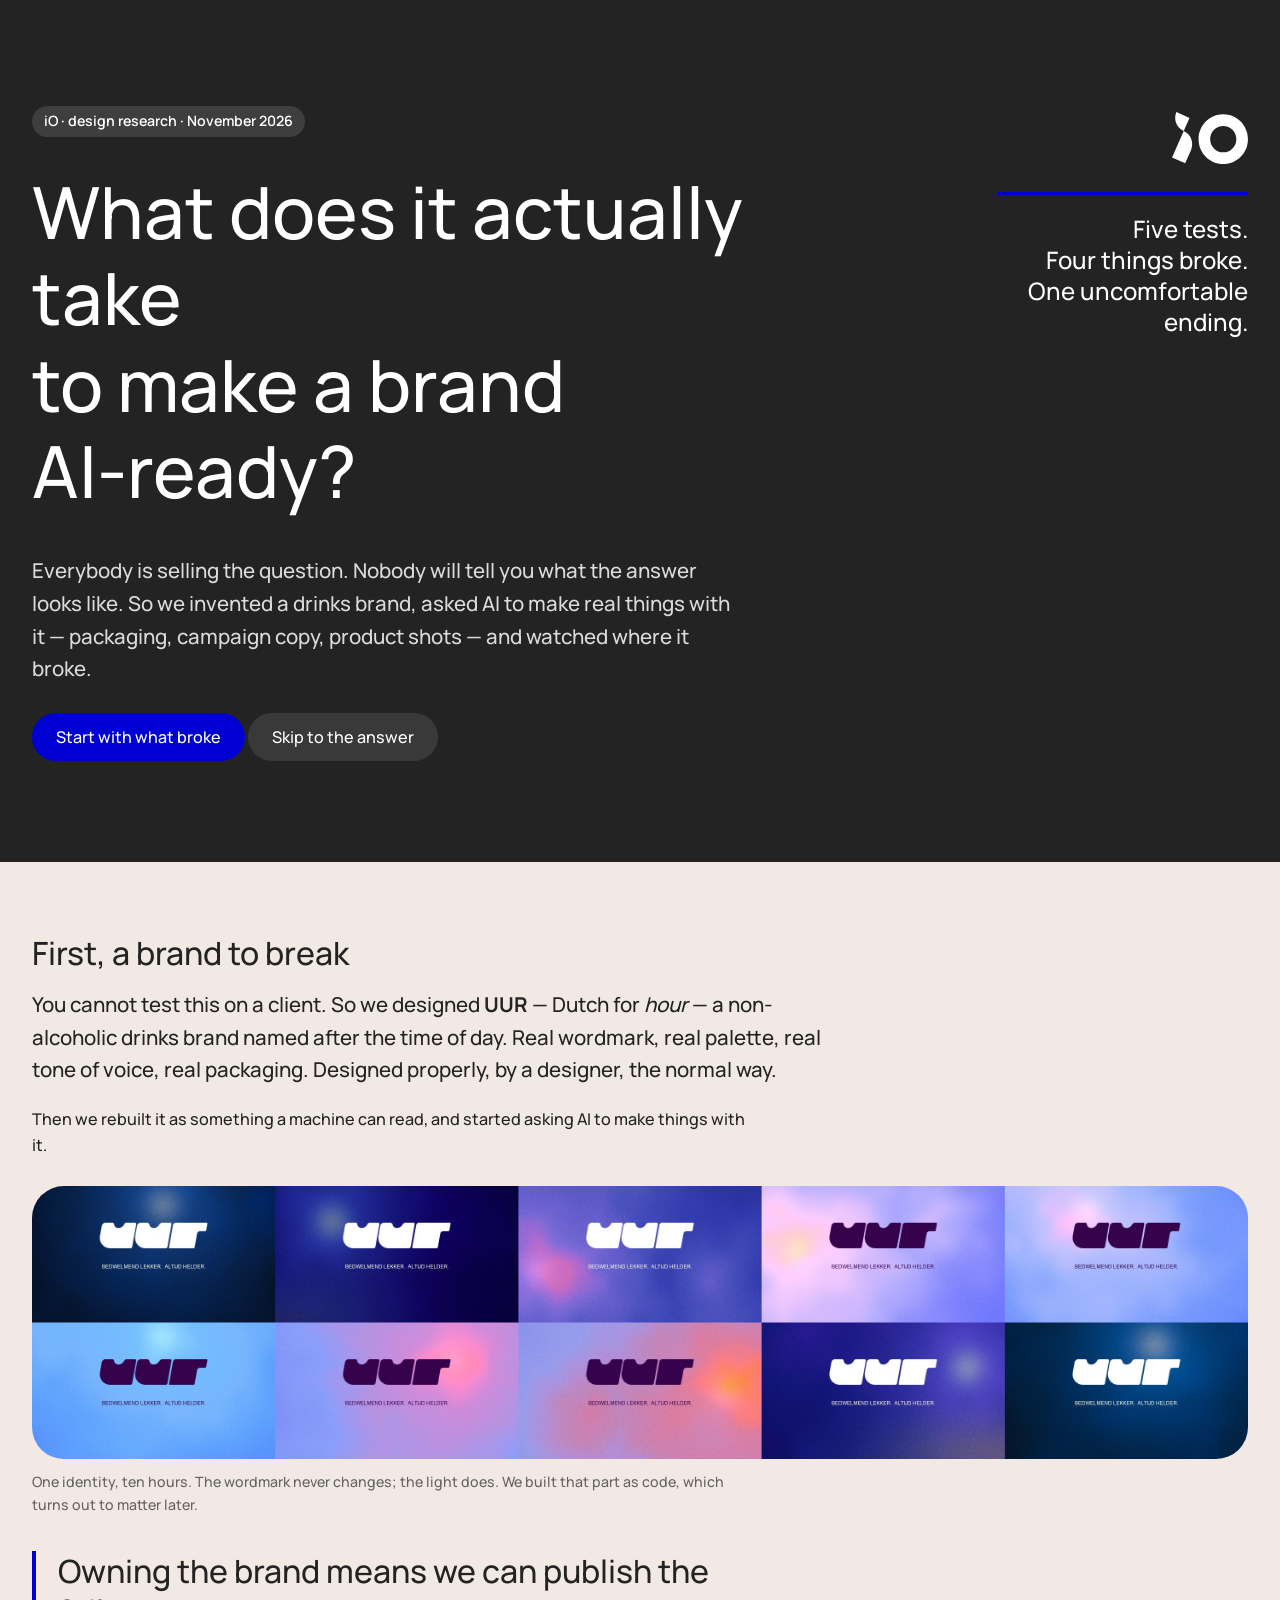
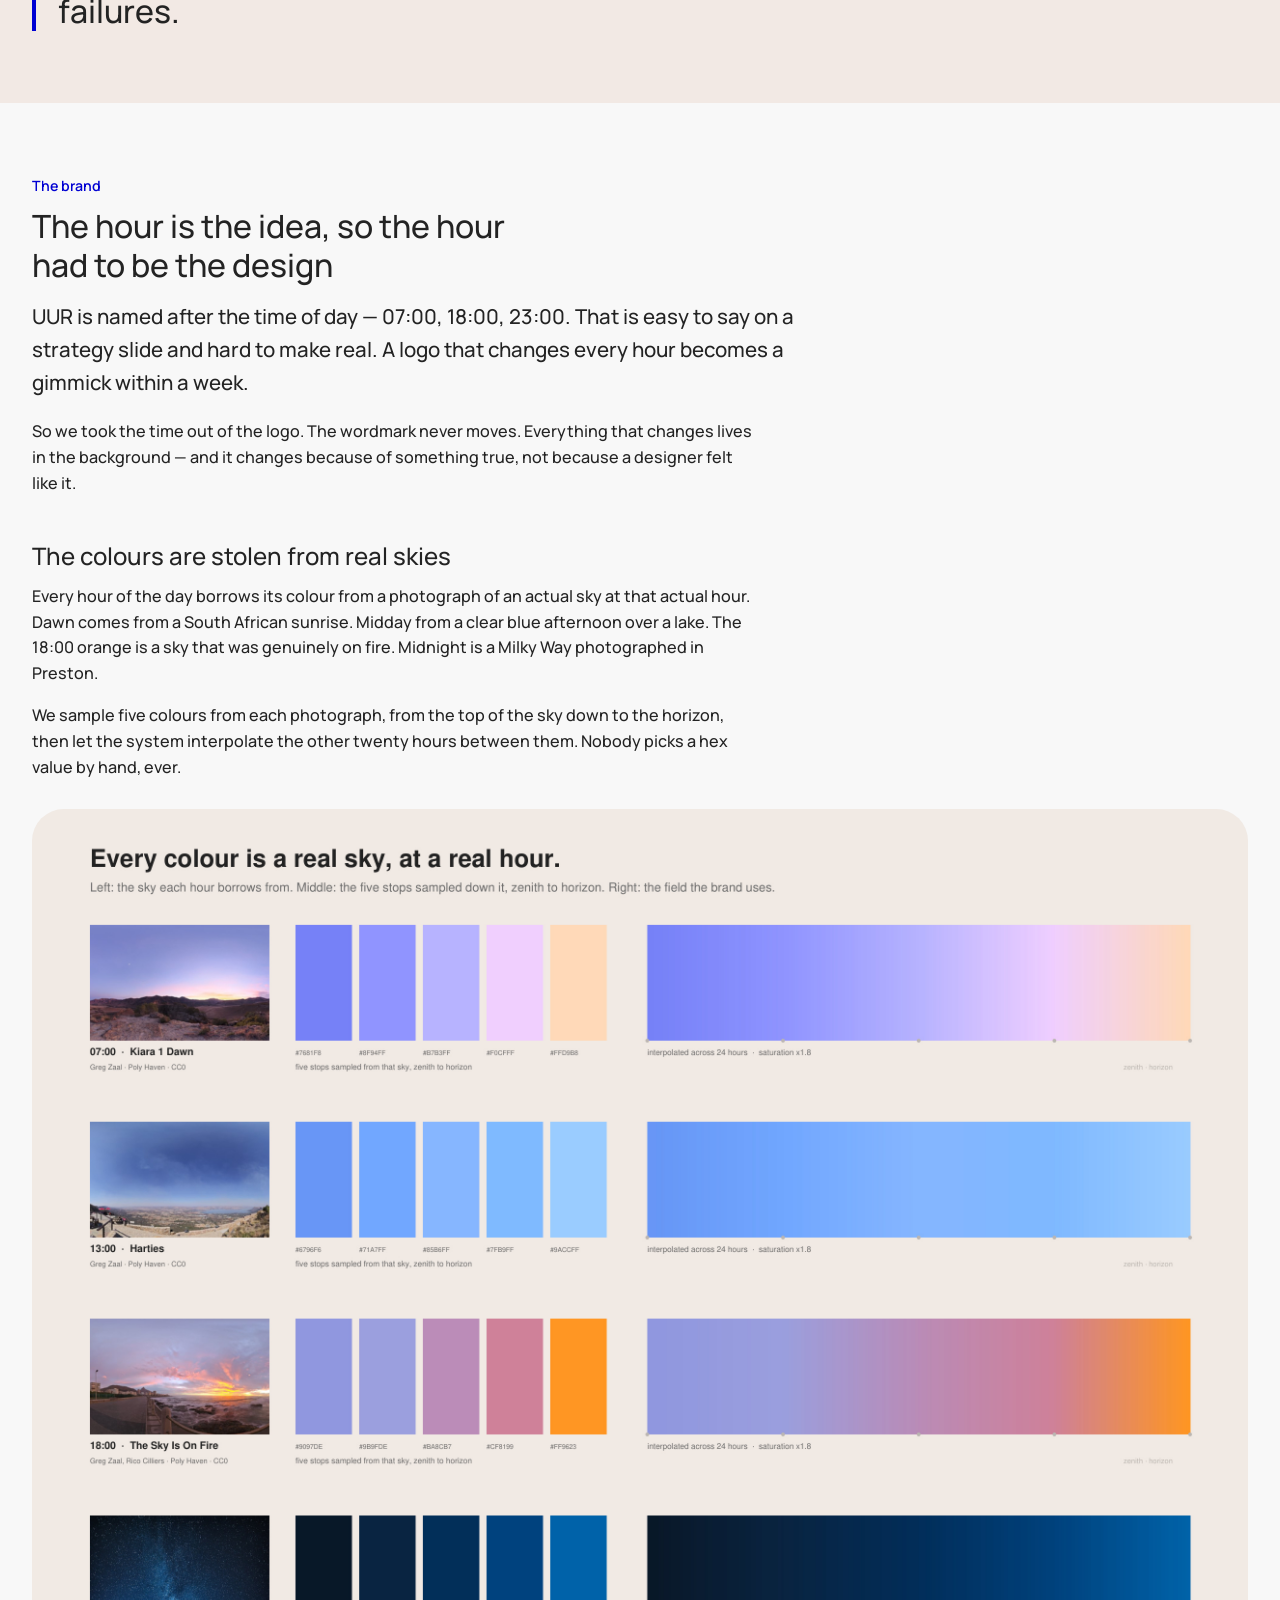
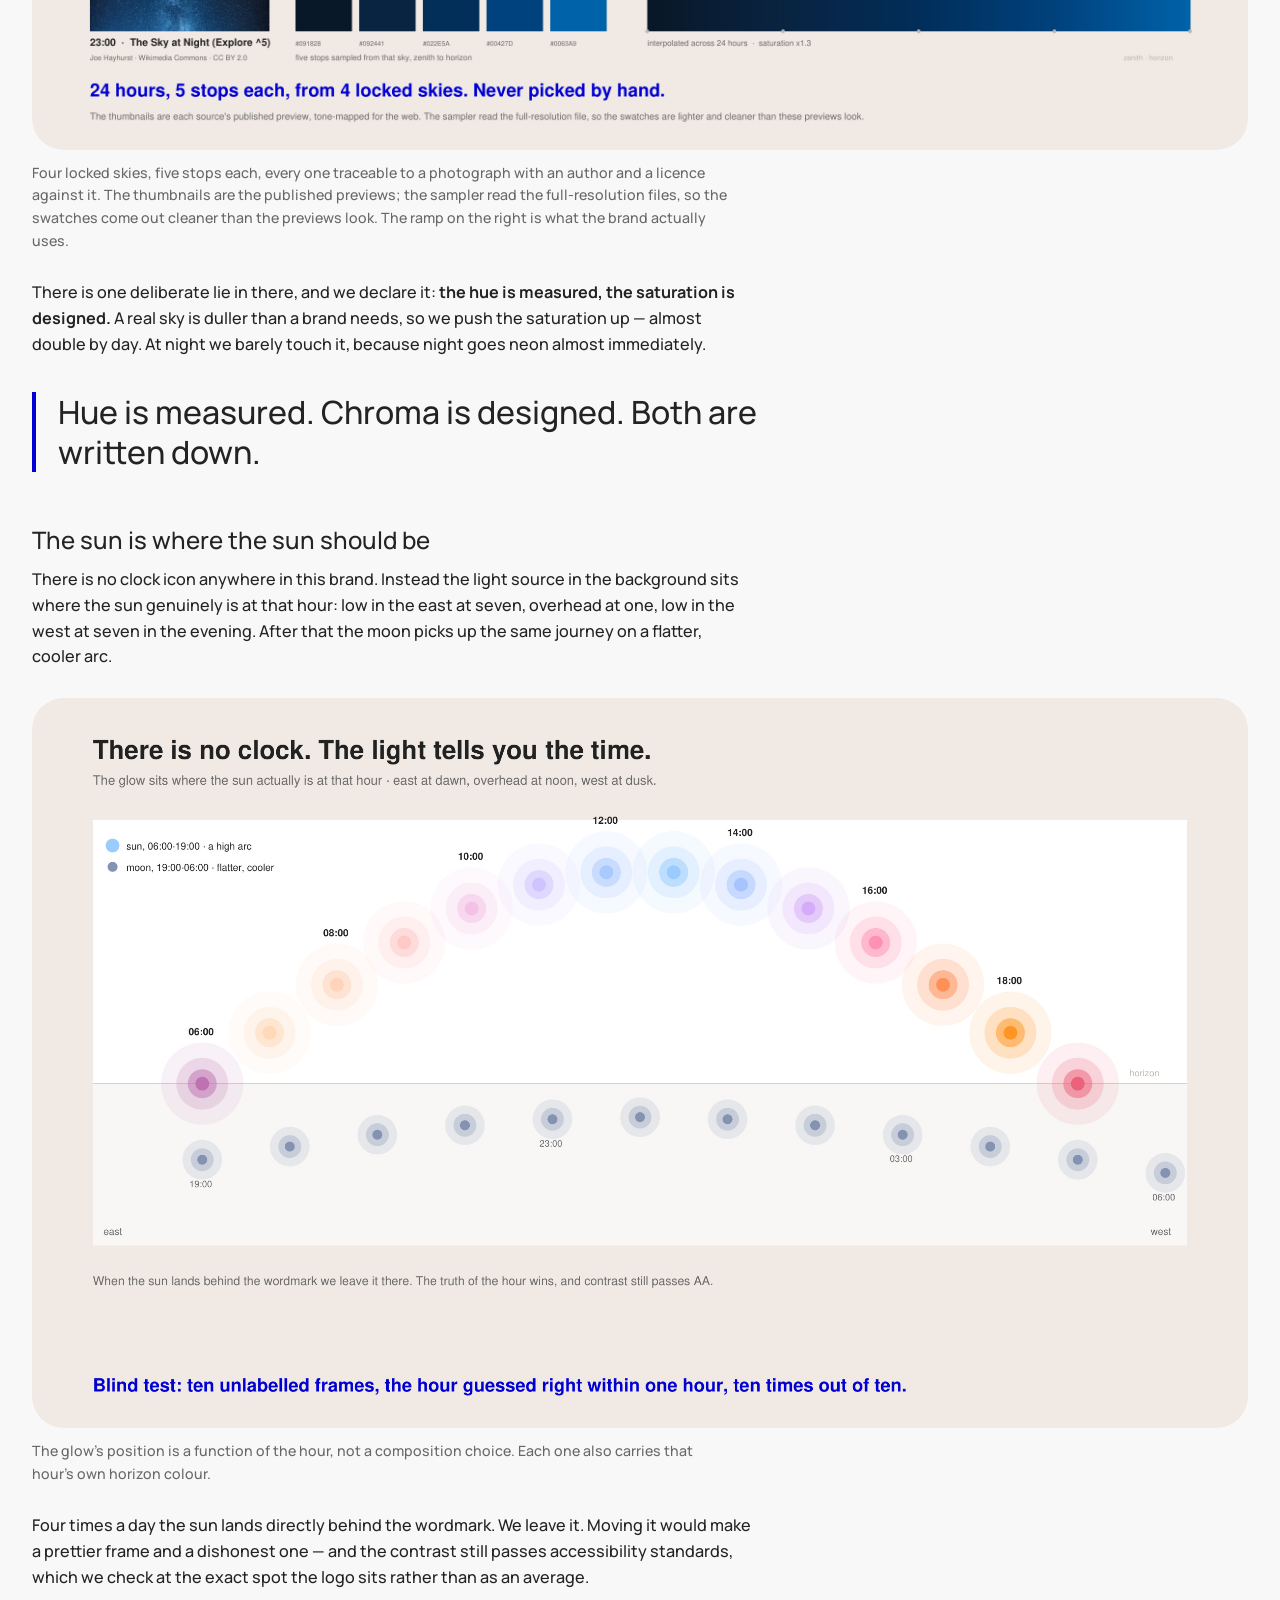
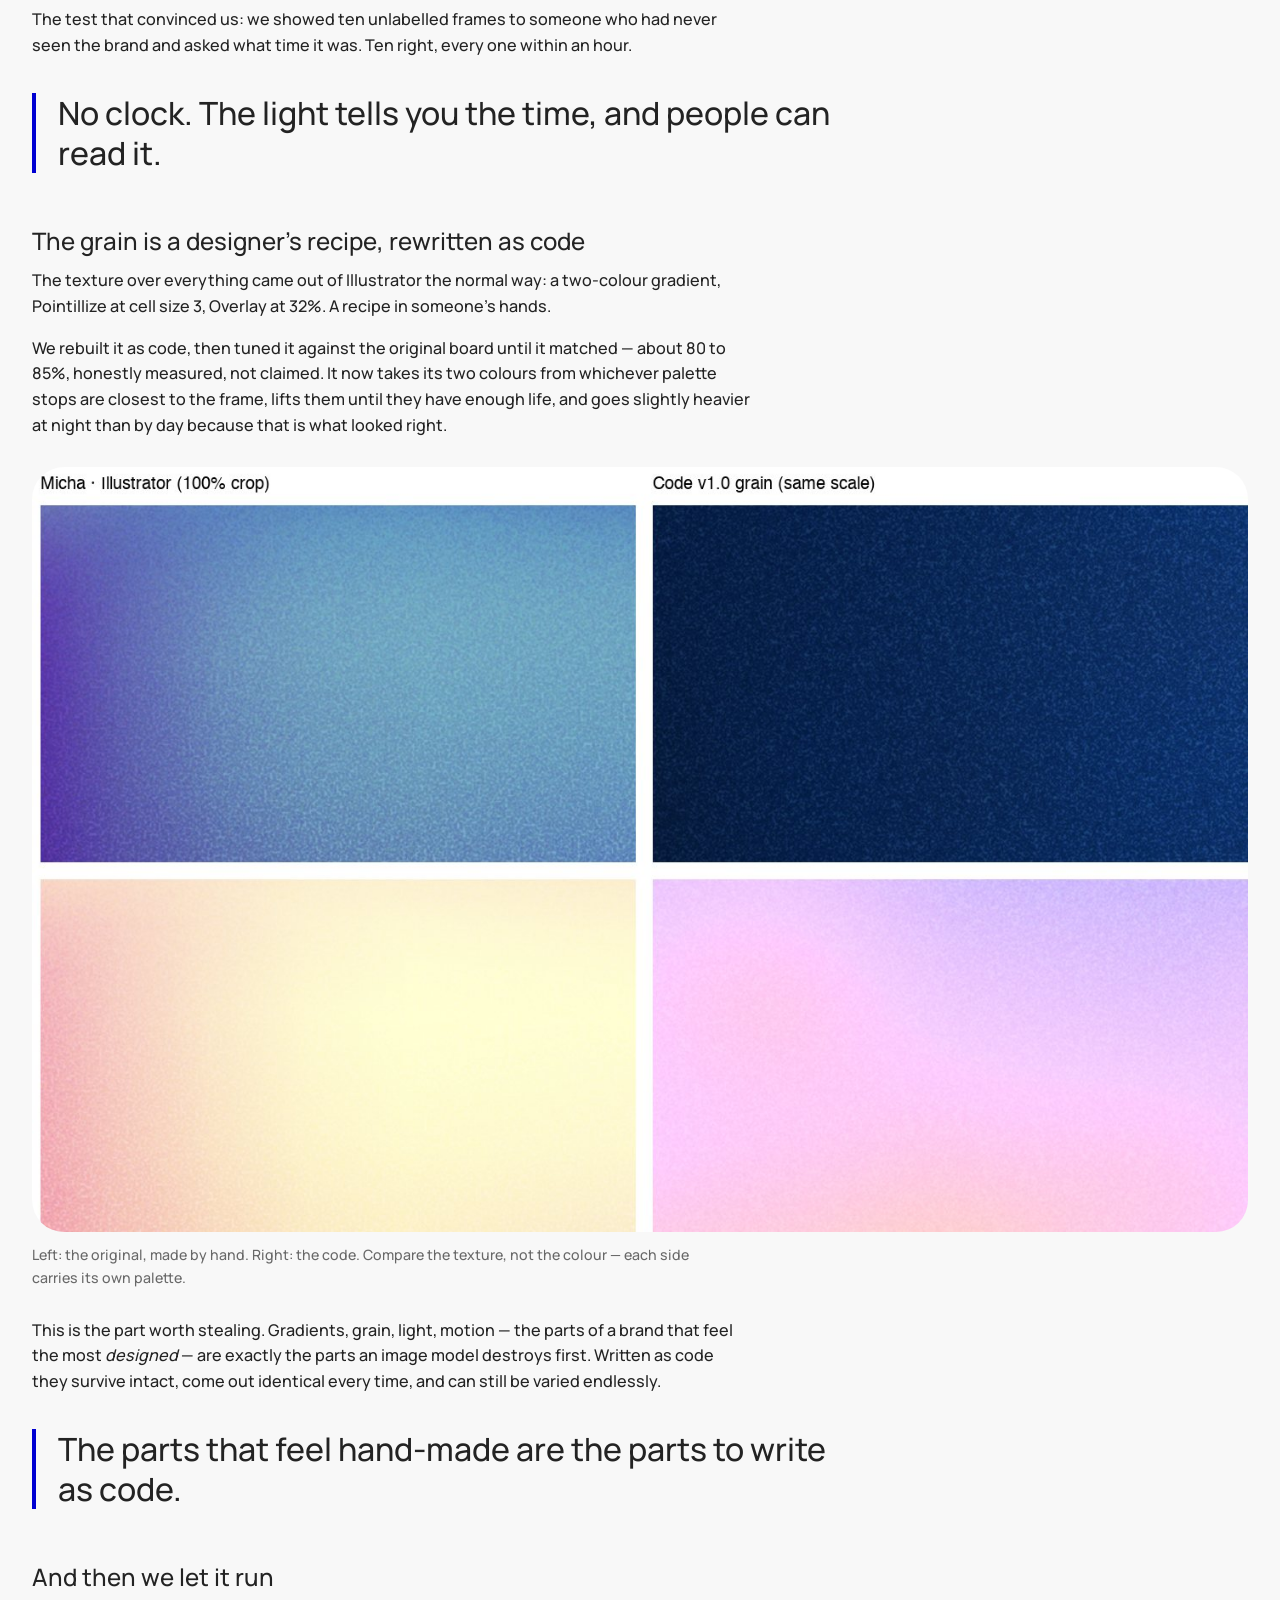
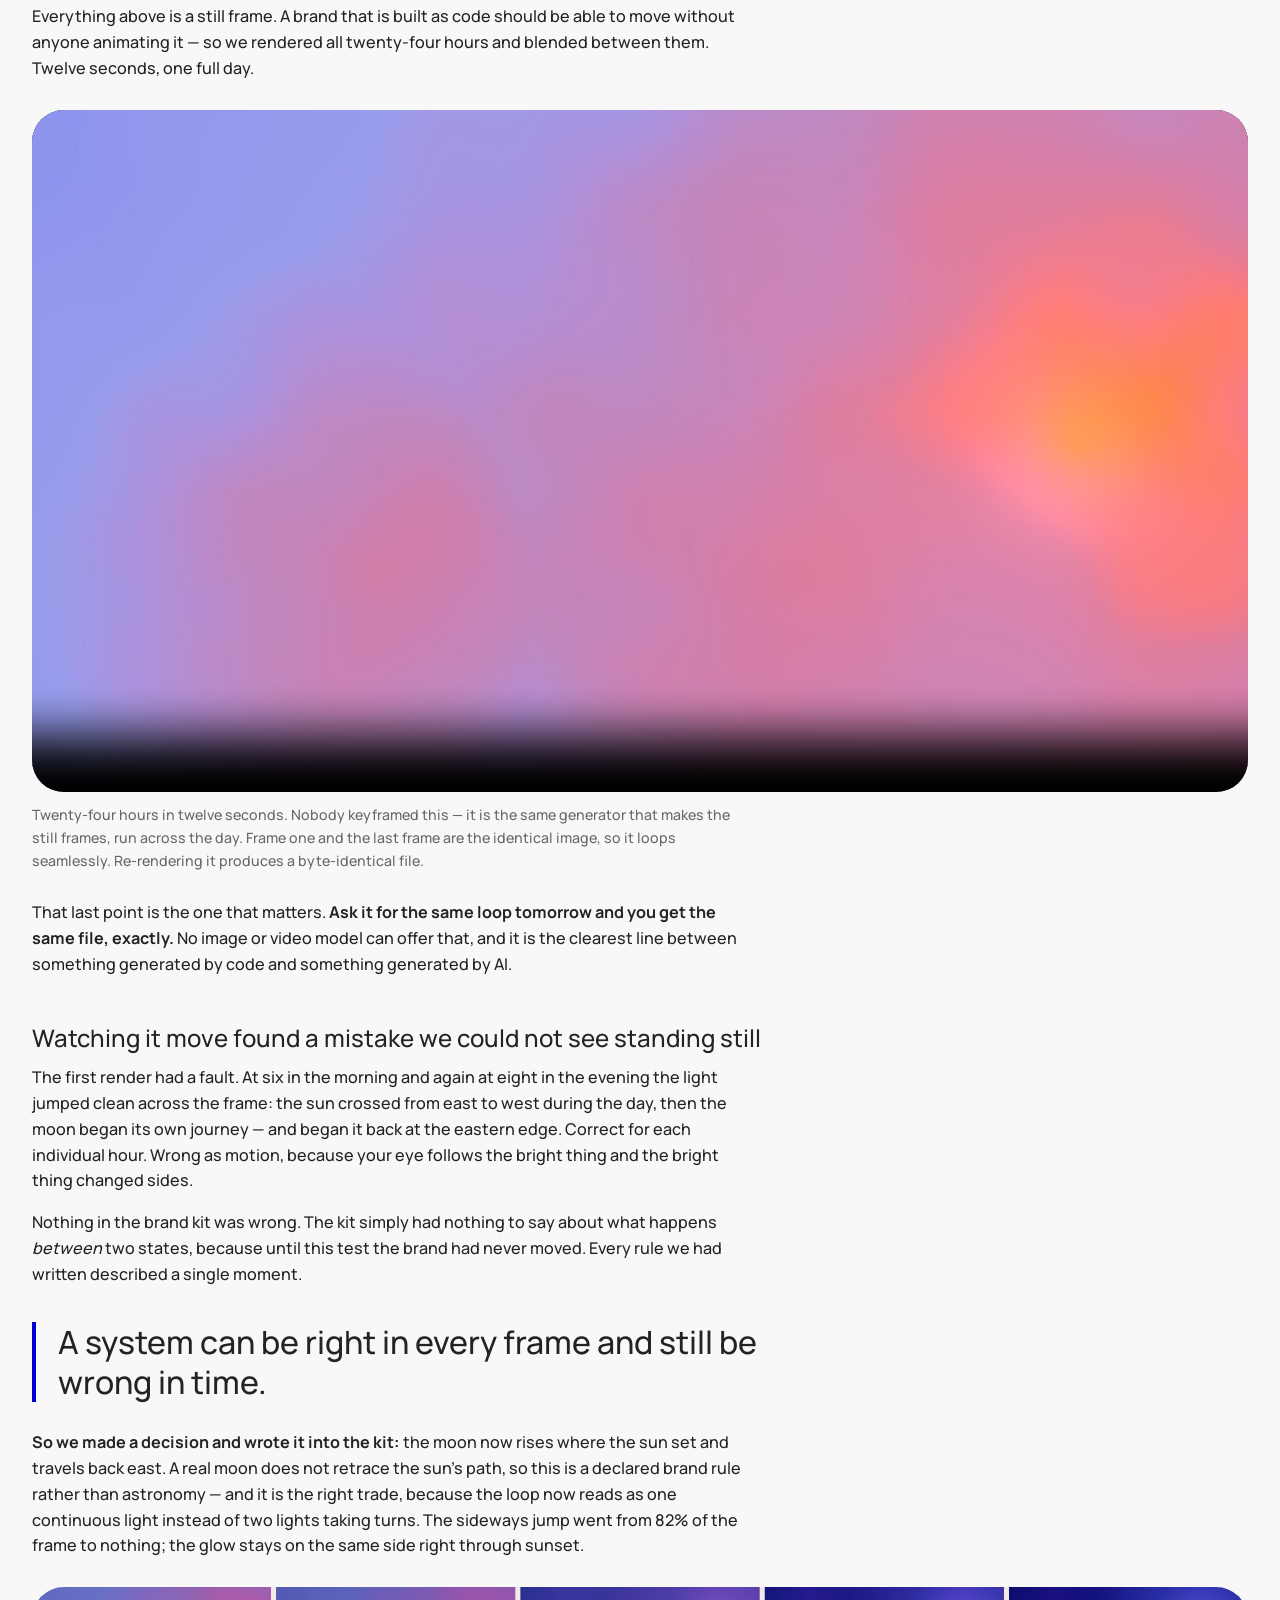
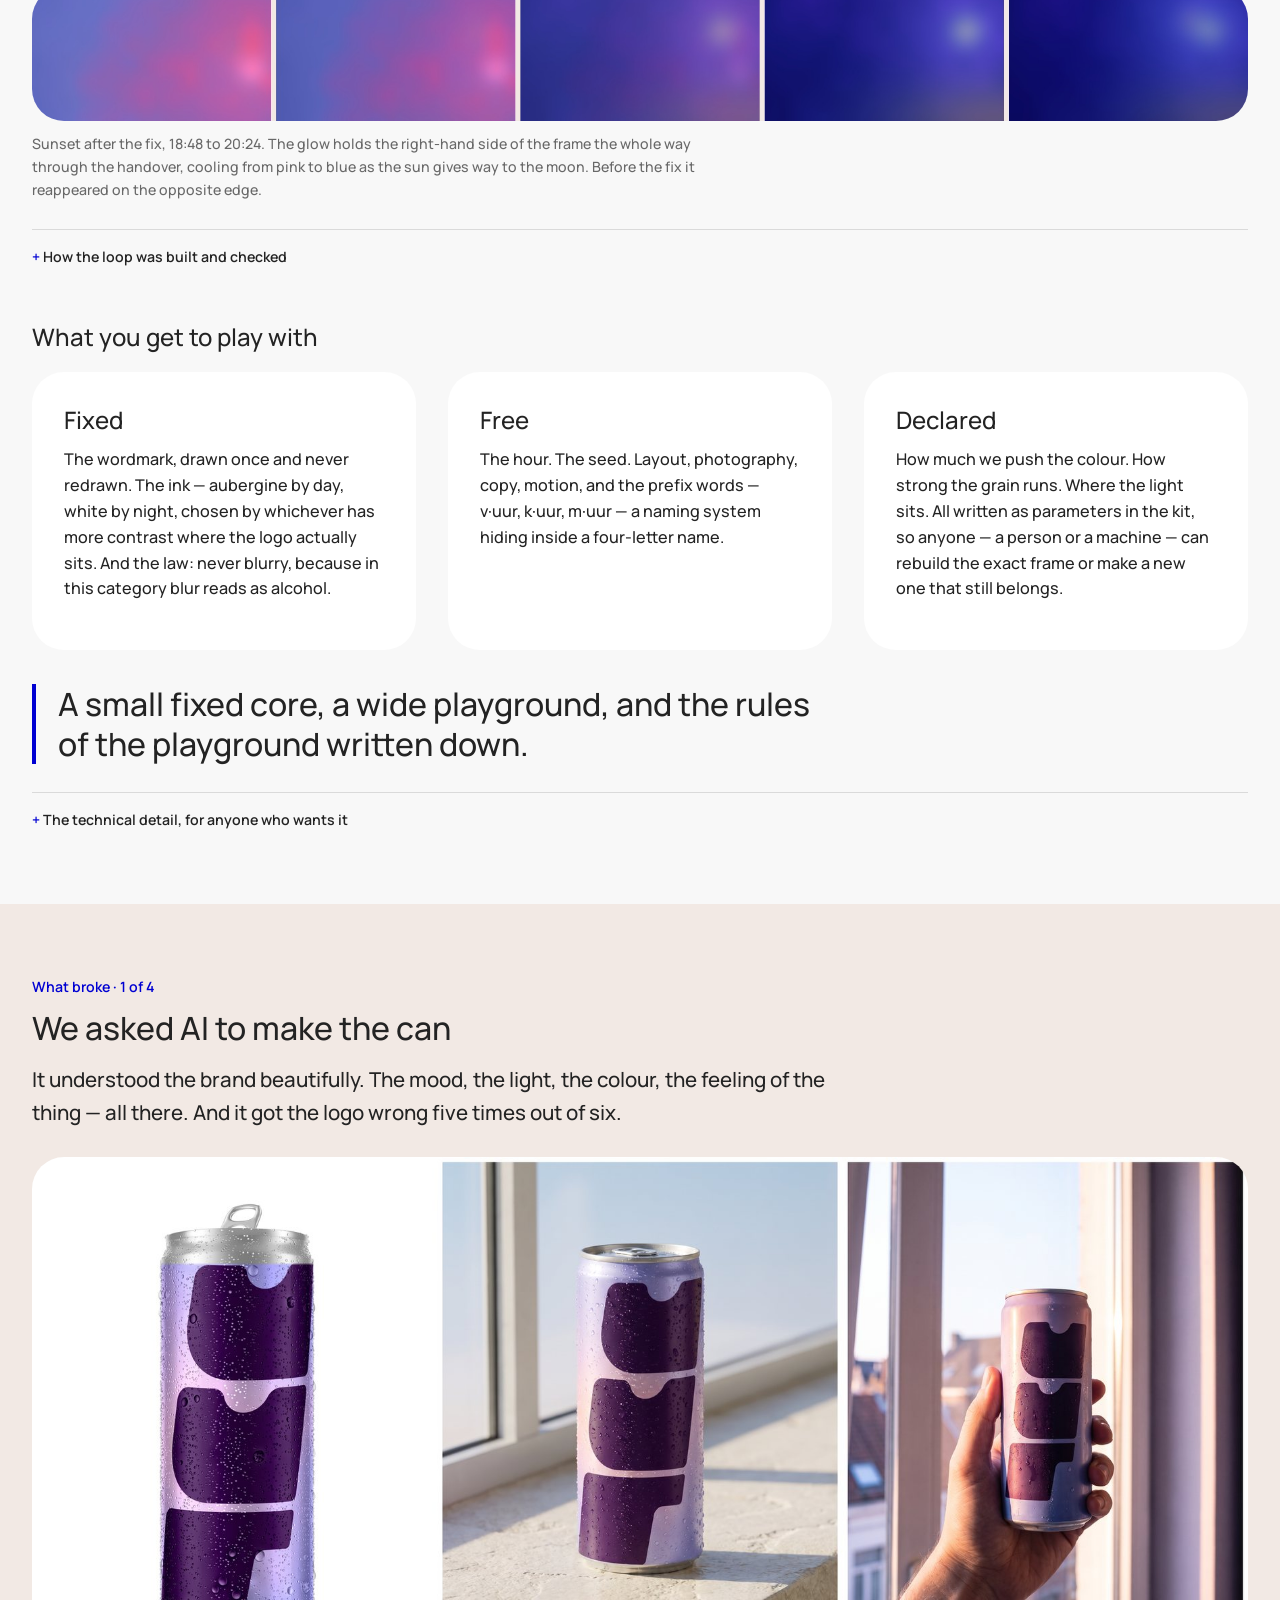
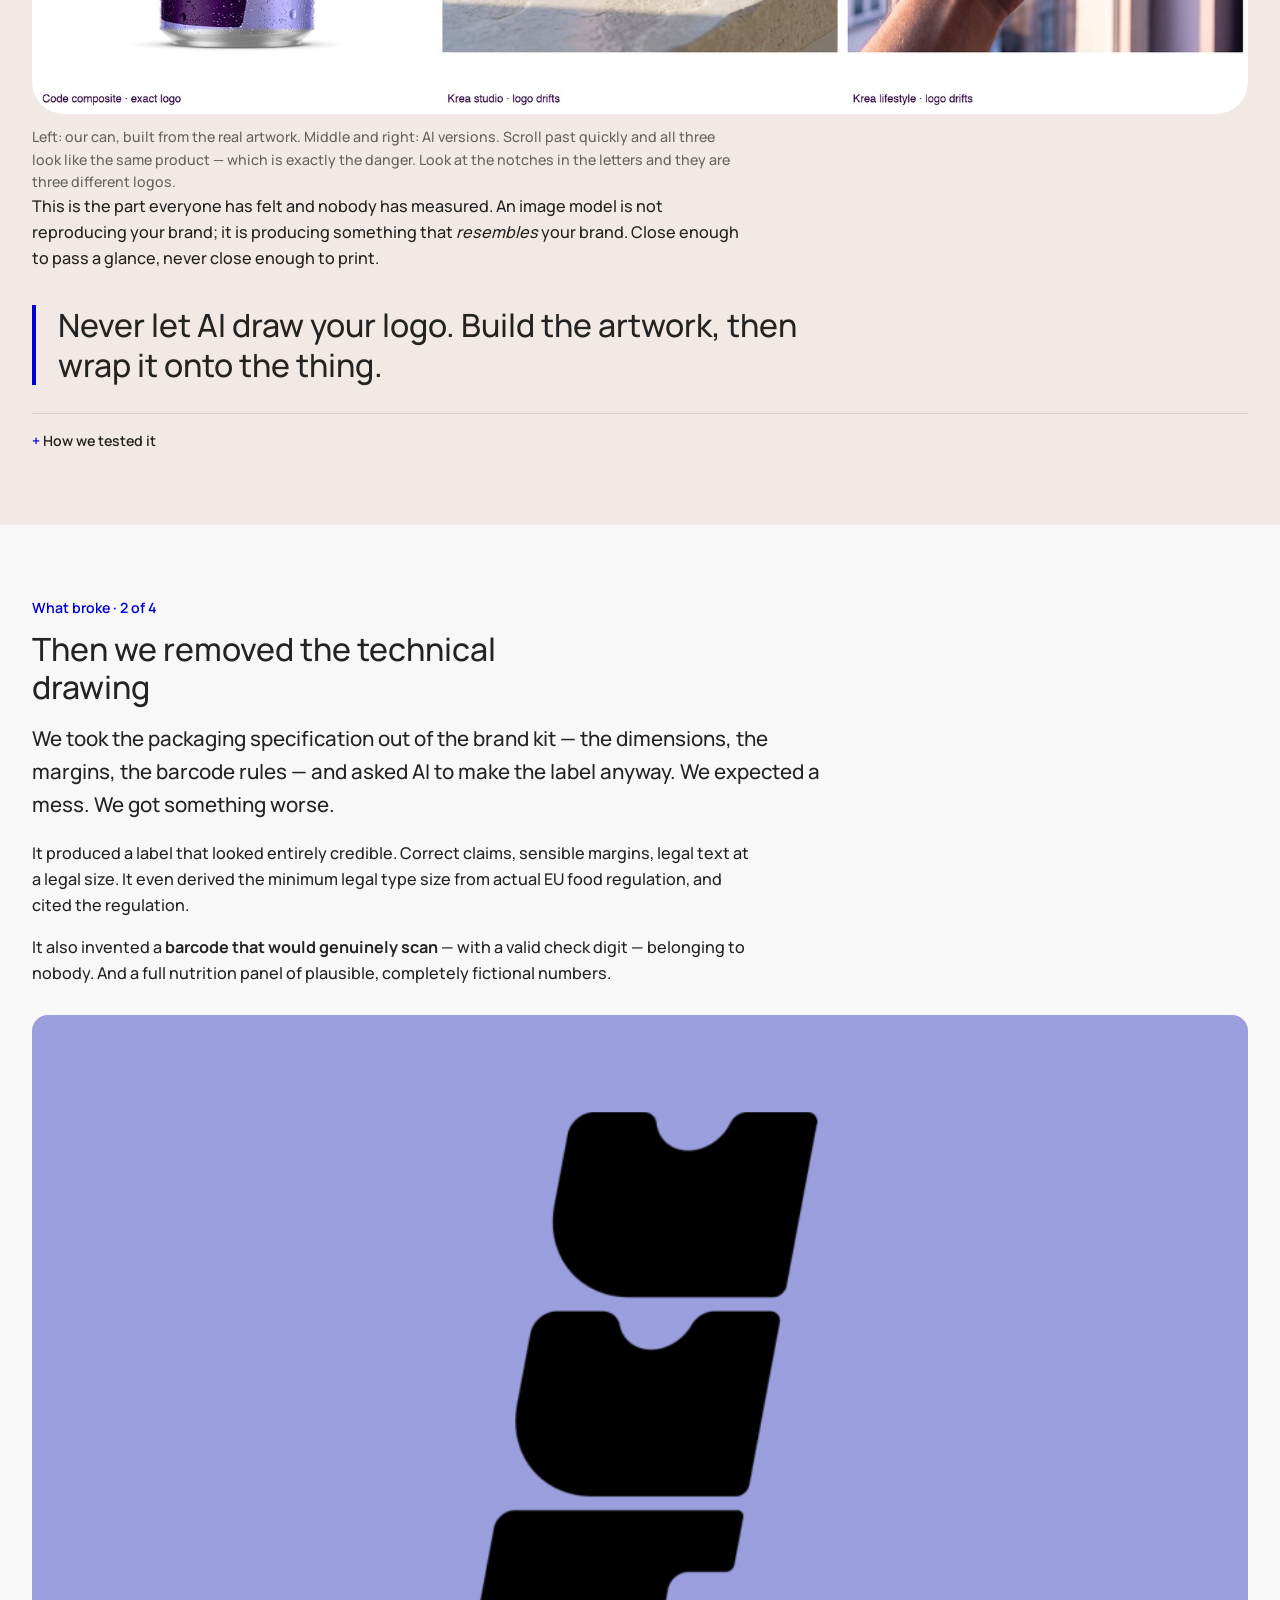
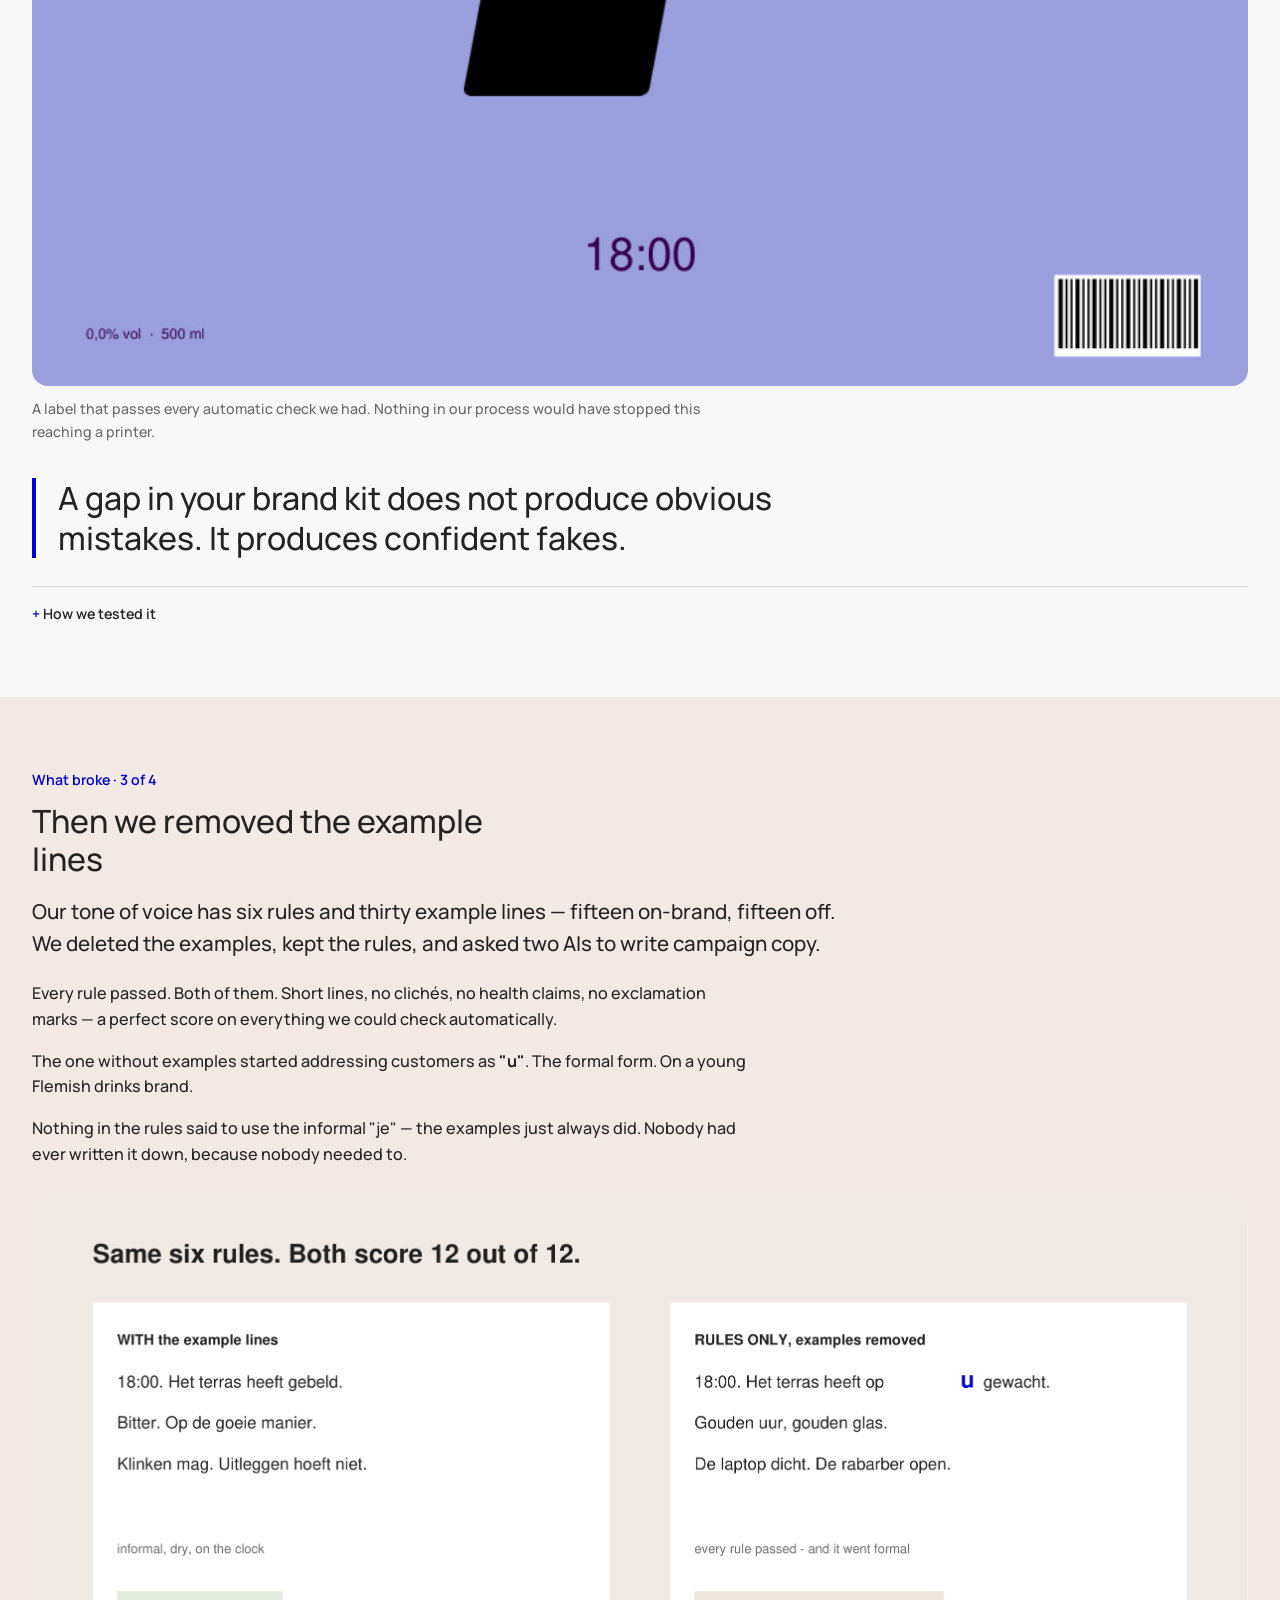
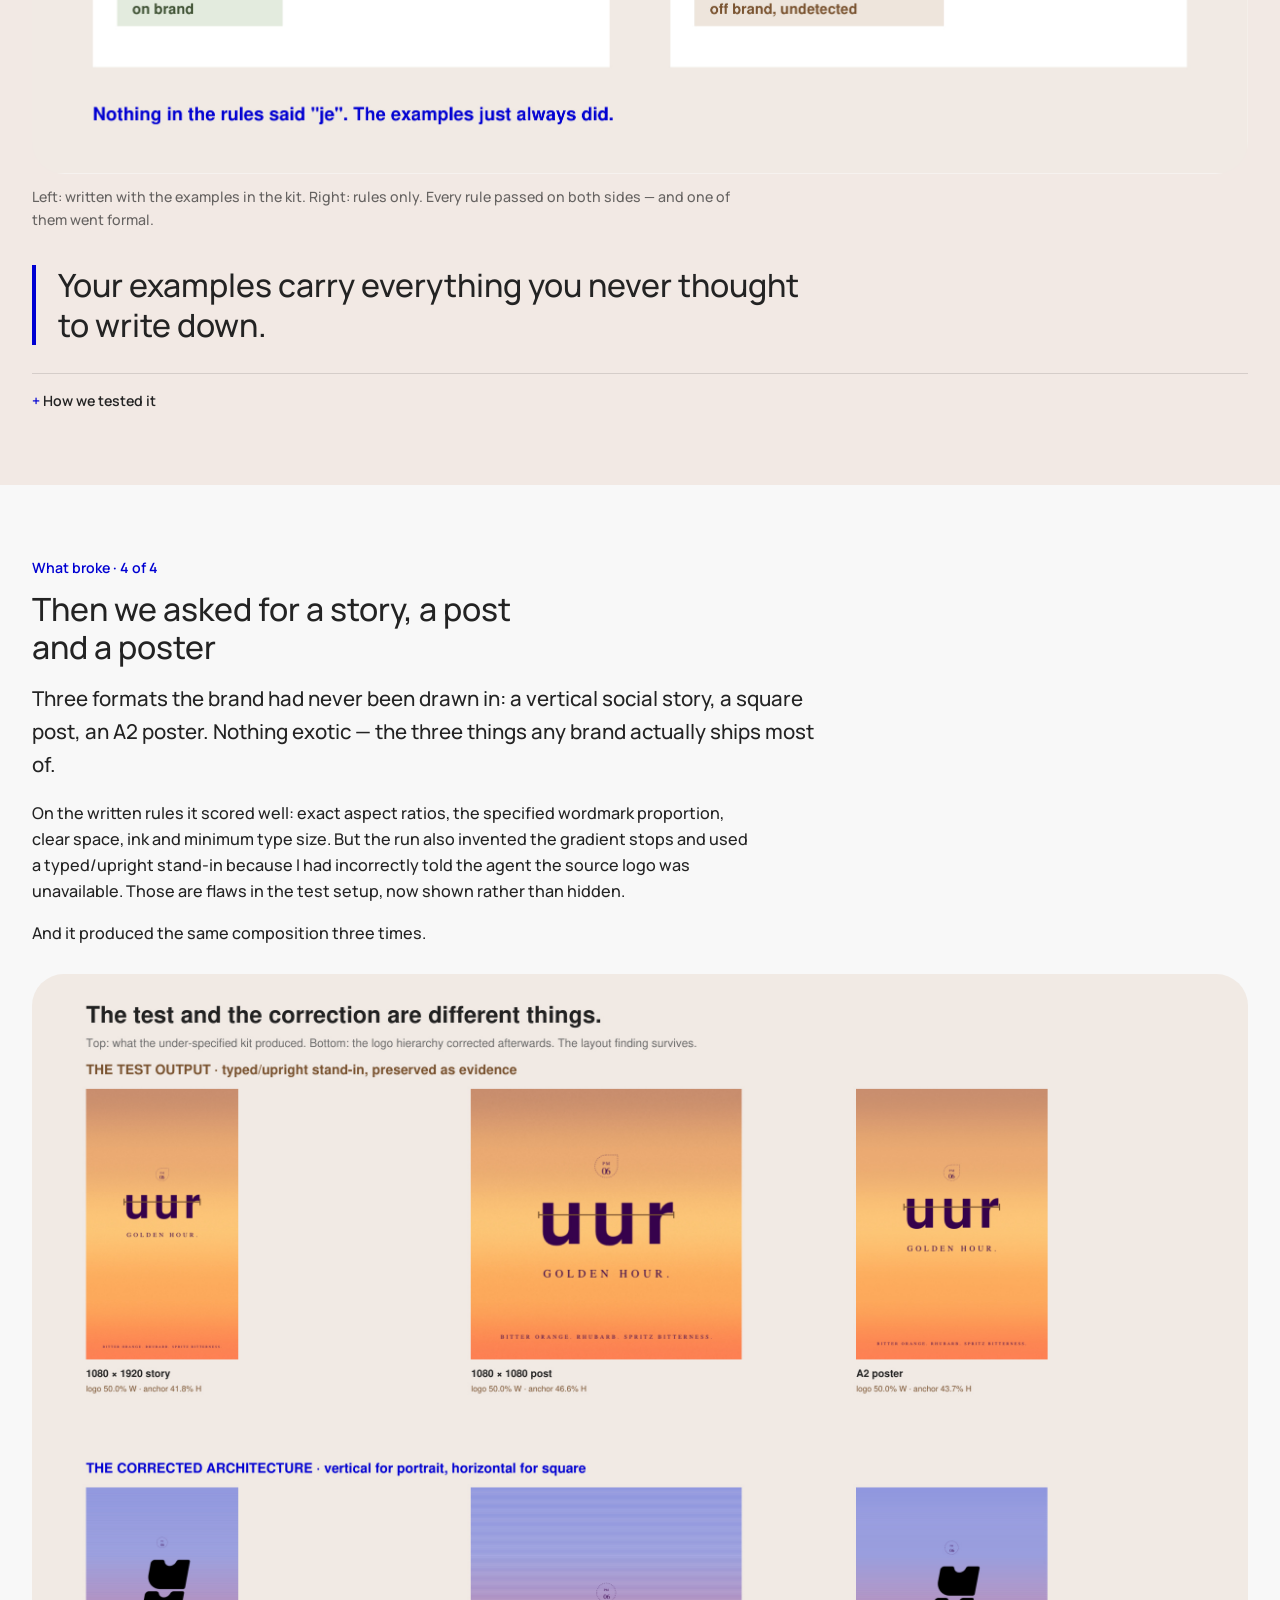
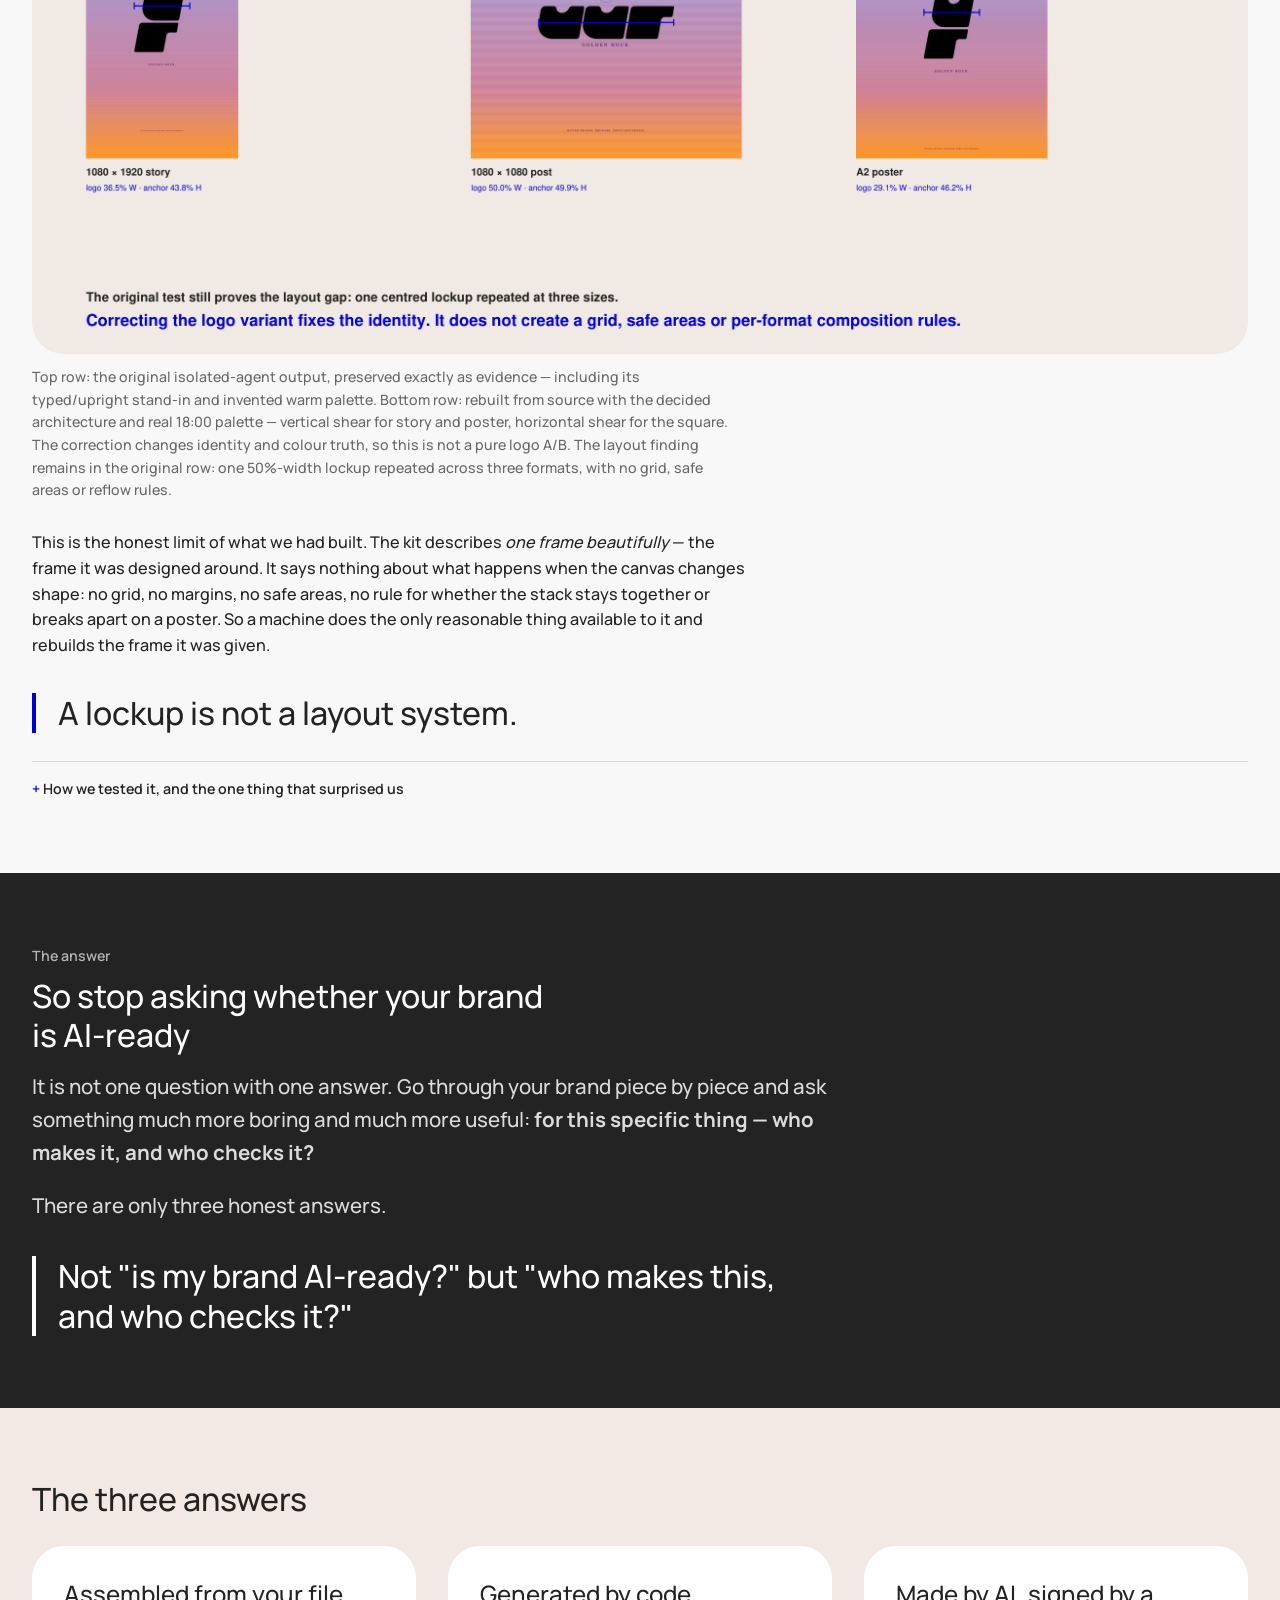
<file: index.html>
<!doctype html>
<html lang="en">
<head>
<meta charset="utf-8">
<meta name="viewport" content="width=device-width, initial-scale=1">
<title>What it takes to make a brand AI-ready · iO</title>
<link rel="preconnect" href="https://fonts.googleapis.com">
<link rel="preconnect" href="https://fonts.gstatic.com" crossorigin>
<link href="https://fonts.googleapis.com/css2?family=Manrope:wght@400;500;600&display=swap" rel="stylesheet">
<link rel="stylesheet" href="io-web.css">
<style>
  *{box-sizing:border-box} body,html{overflow-x:hidden} img{max-width:100%}
  .io-wrap>*{min-width:0} .io-grid>*{min-width:0}

  .hero{background:var(--io-ink);color:#fff;padding:var(--io-hero-top) 0 84px}
  .hero .io-wrap{display:grid;grid-template-columns:minmax(0,1fr) 300px;gap:64px;align-items:start}
  .hero h1{color:#fff;max-width:none;margin:.45em 0 .55em}
  .hero .io-lead{max-width:54ch;color:rgba(255,255,255,.84)}
  .hero .io-tag{background:rgba(255,255,255,.12);color:#fff}
  .hero-logo{display:flex;flex-direction:column;align-items:flex-end;gap:28px;padding-top:6px}
  .hero-logo img{width:76px;height:auto;display:block}
  .hero-claim{border-top:3px solid var(--io-blue);padding-top:18px;text-align:right;
      font-size:var(--io-t-h3);line-height:1.3;color:#fff;max-width:250px}

  /* A beat: the unit of the story */
  .beat>.io-wrap{max-width:var(--io-container)}
  .beat-no{display:block;font-size:var(--io-t-small);color:var(--io-blue);
      font-weight:var(--io-w-strong);margin-bottom:10px}
  .io-band-dark .beat-no{color:#fff;opacity:.65}
  .beat h2{max-width:26ch}
  .beat .io-lead{max-width:62ch}
  /* The one line a designer repeats in the corridor */
  .sticks{font-size:var(--io-t-h2);line-height:1.25;max-width:40ch;margin:34px 0 0;
      padding-left:22px;border-left:4px solid var(--io-blue)}
  .io-band-dark .sticks{border-left-color:#fff;color:#fff}

  figure{margin:0}
  figure img{width:100%;display:block;border-radius:var(--io-r-card);background:#fff}
  figure.flat img{border-radius:var(--io-r-small)}
  figcaption{font-size:var(--io-t-small);line-height:1.6;color:rgba(35,35,35,.68);
      margin-top:12px;max-width:78ch}
  .io-band-dark figcaption{color:rgba(255,255,255,.7)}
  figure video{width:100%;display:block;border-radius:var(--io-r-card);background:var(--io-ink)}

  /* Evidence, folded away. The sceptic opens it; nobody else has to. */
  details{margin-top:28px;border-top:1px solid rgba(35,35,35,.14);padding-top:16px}
  .io-band-dark details{border-top-color:rgba(255,255,255,.2)}
  summary{cursor:pointer;font-size:var(--io-t-small);font-weight:var(--io-w-strong);
      color:var(--io-ink);list-style:none}
  .io-band-dark summary{color:#fff}
  summary::-webkit-details-marker{display:none}
  summary::before{content:"+ ";color:var(--io-blue);font-weight:var(--io-w-strong)}
  .io-band-dark summary::before{color:#fff}
  details[open] summary::before{content:"– "}
  details .body{font-size:var(--io-t-small);line-height:1.65;color:rgba(35,35,35,.75);
      margin-top:14px;max-width:84ch}
  .io-band-dark details .body{color:rgba(255,255,255,.75)}
  details .body p{margin:0 0 10px;max-width:84ch}
  details .body code{background:rgba(35,35,35,.07);padding:2px 6px;border-radius:5px;font-size:.95em}
  .io-band-dark details .body code{background:rgba(255,255,255,.14)}

  .three h3{margin-bottom:6px}
  .who{font-size:var(--io-t-small);color:rgba(35,35,35,.6);margin-top:10px}

  footer .meta{font-size:var(--io-t-small);line-height:1.6;color:rgba(35,35,35,.62);max-width:86ch}

  @media(max-width:900px){
    .hero{padding:72px 0 56px}
    .hero .io-wrap{grid-template-columns:1fr;gap:28px}
    .hero h1{max-width:100%}
    .hero-logo{align-items:flex-start;order:-1;padding-top:0}
    .hero-claim{text-align:left;max-width:100%}
    .sticks{font-size:var(--io-t-h3)}
  }
</style>
</head>
<body>

<header class="hero">
  <div class="io-wrap">
    <div>
      <span class="io-tag">iO · design research · November 2026</span>
      <h1 class="io-display">What does it actually take<br>to make <span style="white-space:nowrap">a brand</span><br><span style="white-space:nowrap">AI&#8209;ready?</span></h1>
      <p class="io-lead">Everybody is selling the question. Nobody will tell you what the answer looks like. So we invented a drinks brand, asked AI to make real things with it — packaging, campaign copy, product shots — and watched where it broke.</p>
      <p style="margin-top:28px">
        <a class="io-btn io-btn--primary" href="#beat1">Start with what broke</a>
        <a class="io-btn io-btn--quiet-on-dark" href="#answer">Skip to the answer</a>
      </p>
    </div>
    <div class="hero-logo">
      <img src="img/io_logo_white.svg" alt="iO">
      <p class="hero-claim">Five tests.<br>Four things broke.<br>One uncomfortable ending.</p>
    </div>
  </div>
</header>

<!-- ============================ SET-UP ============================ -->
<section class="io-section beat"><div class="io-wrap">
  <h2>First, a brand to break</h2>
  <p class="io-lead">You cannot test this on a client. So we designed <strong>UUR</strong> — Dutch for <em>hour</em> — a non-alcoholic drinks brand named after the time of day. Real wordmark, real palette, real tone of voice, real packaging. Designed properly, by a designer, the normal way.</p>
  <p>Then we rebuilt it as something a machine can read, and started asking AI to make things with it.</p>
  <figure style="margin-top:28px"><img src="img/day_cycle.jpg" alt="The UUR identity across ten hours of the day, the light changing while the wordmark stays fixed">
    <figcaption>One identity, ten hours. The wordmark never changes; the light does. We built that part as code, which turns out to matter later.</figcaption></figure>
  <p class="sticks">Owning the brand means we can publish the failures.</p>
</div></section>

<!-- ============================ THE BRAND ============================ -->
<section class="io-section io-band-alt beat"><div class="io-wrap">
  <span class="beat-no">The brand</span>
  <h2>The hour is the idea, so the hour had to be the design</h2>
  <p class="io-lead">UUR is named after the time of day — 07:00, 18:00, 23:00. That is easy to say on a strategy slide and hard to make real. A logo that changes every hour becomes a gimmick within a week.</p>
  <p>So we took the time out of the logo. The wordmark never moves. Everything that changes lives in the background — and it changes because of something true, not because a designer felt like it.</p>

  <h3 style="margin-top:44px">The colours are stolen from real skies</h3>
  <p>Every hour of the day borrows its colour from a photograph of an actual sky at that actual hour. Dawn comes from a South African sunrise. Midday from a clear blue afternoon over a lake. The 18:00 orange is a sky that was genuinely on fire. Midnight is a Milky Way photographed in Preston.</p>
  <p>We sample five colours from each photograph, from the top of the sky down to the horizon, then let the system interpolate the other twenty hours between them. Nobody picks a hex value by hand, ever.</p>
  <figure style="margin-top:28px"><img src="img/story_sky.jpg" alt="Four source skies with their five sampled colour stops and the resulting gradient field">
    <figcaption>Four locked skies, five stops each, every one traceable to a photograph with an author and a licence against it. The thumbnails are the published previews; the sampler read the full-resolution files, so the swatches come out cleaner than the previews look. The ramp on the right is what the brand actually uses.</figcaption></figure>
  <p style="margin-top:28px">There is one deliberate lie in there, and we declare it: <strong>the hue is measured, the saturation is designed.</strong> A real sky is duller than a brand needs, so we push the saturation up — almost double by day. At night we barely touch it, because night goes neon almost immediately.</p>
  <p class="sticks">Hue is measured. Chroma is designed. Both are written down.</p>

  <h3 style="margin-top:52px">The sun is where the sun should be</h3>
  <p>There is no clock icon anywhere in this brand. Instead the light source in the background sits where the sun genuinely is at that hour: low in the east at seven, overhead at one, low in the west at seven in the evening. After that the moon picks up the same journey on a flatter, cooler arc.</p>
  <figure style="margin-top:28px"><img src="img/story_sun.jpg" alt="The sun's arc across the frame hour by hour, with the moon on a flatter path below the horizon">
    <figcaption>The glow's position is a function of the hour, not a composition choice. Each one also carries that hour's own horizon colour.</figcaption></figure>
  <p style="margin-top:28px">Four times a day the sun lands directly behind the wordmark. We leave it. Moving it would make a prettier frame and a dishonest one — and the contrast still passes accessibility standards, which we check at the exact spot the logo sits rather than as an average.</p>
  <p>The test that convinced us: we showed ten unlabelled frames to someone who had never seen the brand and asked what time it was. Ten right, every one within an hour.</p>
  <p class="sticks">No clock. The light tells you the time, and people can read it.</p>

  <h3 style="margin-top:52px">The grain is a designer's recipe, rewritten as code</h3>
  <p>The texture over everything came out of Illustrator the normal way: a two-colour gradient, Pointillize at cell size 3, Overlay at 32%. A recipe in someone's hands.</p>
  <p>We rebuilt it as code, then tuned it against the original board until it matched — about 80 to 85%, honestly measured, not claimed. It now takes its two colours from whichever palette stops are closest to the frame, lifts them until they have enough life, and goes slightly heavier at night than by day because that is what looked right.</p>
  <figure style="margin-top:28px"><img src="img/grain_compare.jpg" alt="The Illustrator grain beside the coded version">
    <figcaption>Left: the original, made by hand. Right: the code. Compare the texture, not the colour — each side carries its own palette.</figcaption></figure>
  <p style="margin-top:28px">This is the part worth stealing. Gradients, grain, light, motion — the parts of a brand that feel the most <em>designed</em> — are exactly the parts an image model destroys first. Written as code they survive intact, come out identical every time, and can still be varied endlessly.</p>
  <p class="sticks">The parts that feel hand-made are the parts to write as code.</p>

  <h3 style="margin-top:52px">And then we let it run</h3>
  <p>Everything above is a still frame. A brand that is built as code should be able to move without anyone animating it — so we rendered all twenty-four hours and blended between them. Twelve seconds, one full day.</p>
  <figure style="margin-top:28px">
    <video controls loop muted playsinline preload="metadata" poster="img/story_loop_poster.jpg">
      <source src="img/uur_24h_loop.mp4" type="video/mp4">
      Your browser cannot play this video. <a href="img/uur_24h_loop.mp4">Download the loop</a>.
    </video>
    <figcaption>Twenty-four hours in twelve seconds. Nobody keyframed this — it is the same generator that makes the still frames, run across the day. Frame one and the last frame are the identical image, so it loops seamlessly. Re-rendering it produces a byte-identical file.</figcaption>
  </figure>
  <p style="margin-top:28px">That last point is the one that matters. <strong>Ask it for the same loop tomorrow and you get the same file, exactly.</strong> No image or video model can offer that, and it is the clearest line between something generated by code and something generated by AI.</p>

  <h3 style="margin-top:44px">Watching it move found a mistake we could not see standing still</h3>
  <p>The first render had a fault. At six in the morning and again at eight in the evening the light jumped clean across the frame: the sun crossed from east to west during the day, then the moon began its own journey — and began it back at the eastern edge. Correct for each individual hour. Wrong as motion, because your eye follows the bright thing and the bright thing changed sides.</p>
  <p>Nothing in the brand kit was wrong. The kit simply had nothing to say about what happens <em>between</em> two states, because until this test the brand had never moved. Every rule we had written described a single moment.</p>
  <p class="sticks">A system can be right in every frame and still be wrong in time.</p>
  <p style="margin-top:28px"><strong>So we made a decision and wrote it into the kit:</strong> the moon now rises where the sun set and travels back east. A real moon does not retrace the sun's path, so this is a declared brand rule rather than astronomy — and it is the right trade, because the loop now reads as one continuous light instead of two lights taking turns. The sideways jump went from 82% of the frame to nothing; the glow stays on the same side right through sunset.</p>
  <figure style="margin-top:28px"><img src="img/story_handover_sunset.jpg" alt="Five frames across sunset showing the glow staying on the right-hand side as the sun hands over to the moon">
    <figcaption>Sunset after the fix, 18:48 to 20:24. The glow holds the right-hand side of the frame the whole way through the handover, cooling from pink to blue as the sun gives way to the moon. Before the fix it reappeared on the opposite edge.</figcaption></figure>
  <details>
    <summary>How the loop was built and checked</summary>
    <div class="body">
      <p>The generator renders one hour at a time and would not accept half past seven — its random seed is derived from the hour, so a fraction breaks it. Rather than rewrite the brand code we rendered the twenty-four hours as keyframes and blended between them with a smoothstep. That has a side benefit: every pixel in every frame is still a real palette colour, never an invented one.</p>
      <p>It only works because the generator was already stable across hours: the measured difference between one o'clock and two o'clock is 7.5 out of 255, so the texture persists and the frames pan rather than flicker. Had it re-randomised per hour, this would have been a rebuild.</p>
      <p>Three checks. <strong>Does it loop:</strong> the first frame and the twenty-four-hour mark differ by 0.000 out of 255 — the same image. <strong>Is the logo stable:</strong> the loop renders only the background; the wordmark is a separate layer that cannot drift, and the weakest contrast behind it across the whole day is 4.68:1, which passes accessibility. <strong>Is it deterministic:</strong> re-rendering produces identical frames, and the finished MP4 re-encodes to the same SHA-256 hash.</p>
      <p>What this does not yet show: the product, packaging or type in motion; anything other than a 1140 × 640 frame; and the hard one — exact brand artwork inside a <em>generated</em> video, which is the moving equivalent of the can that failed five times out of six. The continuity rule is now decided and in the kit: the moon rises where the sun set. Micha owns motion.</p>
    </div>
  </details>

  <h3 style="margin-top:52px">What you get to play with</h3>
  <div class="io-grid io-g3" style="margin-top:20px">
    <div class="io-card">
      <h3>Fixed</h3>
      <p>The wordmark, drawn once and never redrawn. The ink — aubergine by day, white by night, chosen by whichever has more contrast where the logo actually sits. And the law: never blurry, because in this category blur reads as alcohol.</p>
    </div>
    <div class="io-card">
      <h3>Free</h3>
      <p>The hour. The seed. Layout, photography, copy, motion, and the prefix words — v·uur, k·uur, m·uur — a naming system hiding inside a four-letter name.</p>
    </div>
    <div class="io-card">
      <h3>Declared</h3>
      <p>How much we push the colour. How strong the grain runs. Where the light sits. All written as parameters in the kit, so anyone — a person or a machine — can rebuild the exact frame or make a new one that still belongs.</p>
    </div>
  </div>
  <p class="sticks">A small fixed core, a wide playground, and the rules of the playground written down.</p>
  <details>
    <summary>The technical detail, for anyone who wants it</summary>
    <div class="body">
      <p><strong>Palette.</strong> 232 unique open-sky HDRIs harvested from Poly Haven (CC0), each carrying a timestamp and GPS so the local solar hour can be calculated — that is what makes "a real sky at a real hour" a checkable claim rather than a story. Night was the hard part: those HDRIs are exposure-normalised, so moonlit skies look like daylight. We harvested 597 night photographs from Wikimedia Commons instead, filtered to free licences, and classified them into blue hour and deep night.</p>
      <p>Four anchors locked: 07:00 Kiara 1 Dawn, 13:00 Harties, 18:00 The Sky Is On Fire (all Greg Zaal / Rico Cilliers, Poly Haven, CC0), 23:00 The Sky at Night (Joe Hayhurst, CC BY 2.0). Three supporting blue-hour keyframes fill the twilight. Interpolation runs cyclic in OKLCh along the shortest hue path — the first version mixed violet to teal straight through grey and produced muddy transitions at 06:00 and 20:00.</p>
      <p>Lowest measured contrast is 4.68:1 at 19:00, which passes AA. The generator produces the same checksum on every rerun.</p>
      <p><strong>Light field.</strong> The sun follows <code>x = 0.08 + 0.84t, y = 0.62 − 0.52·sin(πt)</code> for <code>t = (hour−6)/13</code>; the moon takes a flatter arc over 19:00–06:00. Colours come only from that hour's five palette stops, mapped as a distance ramp from the light source and warped by noise. Same hour and seed always give the same pixels.</p>
      <p><strong>Grain.</strong> Rasterised at four times the reference width because Illustrator renders effects above artboard resolution. Luma-neutral by design: it changes texture, never the average colour. Where the raster code cannot run — in SVG or CSS — there is a declared approximation using <code>feTurbulence</code>, and output made that way has to be labelled as approximate.</p>
    </div>
  </details>
</div></section>

<!-- ============================ BEAT 1 ============================ -->
<section class="io-section beat" id="beat1"><div class="io-wrap">
  <span class="beat-no">What broke · 1 of 4</span>
  <h2>We asked AI to make the can</h2>
  <p class="io-lead">It understood the brand beautifully. The mood, the light, the colour, the feeling of the thing — all there. And it got the logo wrong five times out of six.</p>
  <figure style="margin-top:28px"><img src="img/can07_bold_compare.jpg" alt="A code-built can beside two AI-generated cans where the wordmark has drifted">
    <figcaption>Left: our can, built from the real artwork. Middle and right: AI versions. Scroll past quickly and all three look like the same product — which is exactly the danger. Look at the notches in the letters and they are three different logos.</figcaption></figure>
  <p>This is the part everyone has felt and nobody has measured. An image model is not reproducing your brand; it is producing something that <em>resembles</em> your brand. Close enough to pass a glance, never close enough to print.</p>
  <p class="sticks">Never let AI draw your logo. Build the artwork, then wrap it onto the thing.</p>
  <details>
    <summary>How we tested it</summary>
    <div class="body">
      <p>Six generated cans, each supplied with the master logo file as a visual reference. We scored each result on whether the wordmark geometry matched the master — not whether it looked nice. One of six matched.</p>
      <p>The fix is unglamorous and works: we build the flat label artwork from the brand kit, then wrap that real file onto the can's measured geometry. The logo is then correct because it <em>is</em> the logo, not an impression of one. Re-rendering the same view twice produced a byte-identical image — an exactness no generative route can offer.</p>
    </div>
  </details>
</div></section>

<!-- ============================ BEAT 2 ============================ -->
<section class="io-section io-band-alt beat"><div class="io-wrap">
  <span class="beat-no">What broke · 2 of 4</span>
  <h2>Then we removed the technical drawing</h2>
  <p class="io-lead">We took the packaging specification out of the brand kit — the dimensions, the margins, the barcode rules — and asked AI to make the label anyway. We expected a mess. We got something worse.</p>
  <p>It produced a label that looked entirely credible. Correct claims, sensible margins, legal text at a legal size. It even derived the minimum legal type size from actual EU food regulation, and cited the regulation.</p>
  <p>It also invented a <strong>barcode that would genuinely scan</strong> — with a valid check digit — belonging to nobody. And a full nutrition panel of plausible, completely fictional numbers.</p>
  <figure class="flat" style="margin-top:28px"><img src="img/flat_preflight_pass.jpg" alt="A flat pack label that passes every automatic check">
    <figcaption>A label that passes every automatic check we had. Nothing in our process would have stopped this reaching a printer.</figcaption></figure>
  <p class="sticks">A gap in your brand kit does not produce obvious mistakes. It produces confident fakes.</p>
  <details>
    <summary>How we tested it</summary>
    <div class="body">
      <p>We gave a fresh AI — in a separate session, with no access to our other work — only the identity layer: colours, a note on typography, the required claims. No dimensions, no margins, no barcode rules. It had to infer the rest from how drinks packaging normally works, then produce a print-ready file.</p>
      <p>Of the things a printer checks, it reached 7 of 10 from convention alone: bleed, type sizes, the required claims, the colours. The 3 it could not reach were the trim size, the safe margin, and the clear space around the barcode — precisely the three that decide whether a file can actually be printed and scanned.</p>
      <p>The useful sentence for a brand team: <strong>an identity-only brand kit gets you most of the way and fails on exactly the parts that stop production.</strong> And it fills its own gaps with inventions that look right.</p>
    </div>
  </details>
</div></section>

<!-- ============================ BEAT 3 ============================ -->
<section class="io-section beat"><div class="io-wrap">
  <span class="beat-no">What broke · 3 of 4</span>
  <h2>Then we removed the example lines</h2>
  <p class="io-lead">Our tone of voice has six rules and thirty example lines — fifteen on-brand, fifteen off. We deleted the examples, kept the rules, and asked two AIs to write campaign copy.</p>
  <p>Every rule passed. Both of them. Short lines, no clichés, no health claims, no exclamation marks — a perfect score on everything we could check automatically.</p>
  <p>The one without examples started addressing customers as <strong>"u"</strong>. The formal form. On a young Flemish drinks brand.</p>
  <p>Nothing in the rules said to use the informal "je" — the examples just always did. Nobody had ever written it down, because nobody needed to.</p>
  <figure style="margin-top:28px"><img src="img/story_voice_u.jpg" alt="Two sets of Dutch campaign lines: the one written without examples switches to the formal address form">
    <figcaption>Left: written with the examples in the kit. Right: rules only. Every rule passed on both sides — and one of them went formal.</figcaption></figure>
  <p class="sticks">Your examples carry everything you never thought to write down.</p>
  <details>
    <summary>How we tested it</summary>
    <div class="body">
      <p>Two fresh AIs in separate sessions, same brief: twelve new Dutch campaign lines. One got the rules plus the thirty examples; the other got the rules alone. We first verified neither had simply copied our examples, then scored every line against the six voice rules.</p>
      <p>Both scored 12 out of 12. The difference was invisible to the checker: the formal address form, lines running about 15% longer, and the brand's full-stop rhythm used in 11 of 12 lines instead of 6 — overdone to the point of mannerism.</p>
      <p>Two things follow. First, a well-written prohibition ("never preachy — avoid these words") needs no examples; that is a real saving. Second, examples are not there for compliance at all. They carry the unwritten conventions — how you address people, how long a line runs, how often you use your own signature move.</p>
      <p>Honest limits: one run per condition, and the address-form finding rests on a single instance. Suggestive, not conclusive. Both AIs were the same model, so a weaker model might well fail the rules too.</p>
    </div>
  </details>
</div></section>

<!-- ============================ BEAT 4 ============================ -->
<section class="io-section io-band-alt beat"><div class="io-wrap">
  <span class="beat-no">What broke · 4 of 4</span>
  <h2>Then we asked for a story, a post and a poster</h2>
  <p class="io-lead">Three formats the brand had never been drawn in: a vertical social story, a square post, an A2 poster. Nothing exotic — the three things any brand actually ships most of.</p>
  <p>On the written rules it scored well: exact aspect ratios, the specified wordmark proportion, clear space, ink and minimum type size. But the run also invented the gradient stops and used a typed/upright stand-in because I had incorrectly told the agent the source logo was unavailable. Those are flaws in the test setup, now shown rather than hidden.</p>
  <p>And it produced the same composition three times.</p>
  <figure style="margin-top:28px"><img src="img/story_layout.jpg" alt="The three formats side by side at equal width, showing the wordmark at an identical proportion in each">
    <figcaption>Top row: the original isolated-agent output, preserved exactly as evidence — including its typed/upright stand-in and invented warm palette. Bottom row: rebuilt from source with the decided architecture and real 18:00 palette — vertical shear for story and poster, horizontal shear for the square. The correction changes identity and colour truth, so this is not a pure logo A/B. The layout finding remains in the original row: one 50%-width lockup repeated across three formats, with no grid, safe areas or reflow rules.</figcaption></figure>
  <p style="margin-top:28px">This is the honest limit of what we had built. The kit describes <em>one frame beautifully</em> — the frame it was designed around. It says nothing about what happens when the canvas changes shape: no grid, no margins, no safe areas, no rule for whether the stack stays together or breaks apart on a poster. So a machine does the only reasonable thing available to it and rebuilds the frame it was given.</p>
  <p class="sticks">A lockup is not a layout system.</p>
  <details>
    <summary>How we tested it, and the one thing that surprised us</summary>
    <div class="body">
      <p>A fresh AI in a separate session received the brand kit's layout, typography, logo, colour and do-and-don't sections word for word — about 1,600 words, including the colour values and the typefaces. One correction to be straight about: we told it to set the wordmark as type because the master file was unavailable. That was wrong — the file was available. The layout finding stands, since it is about composition rather than the mark, but that constraint was ours and not the kit's. Then: make a 1080×1920 story, a 1080×1080 post and an A2 poster for 18:00. The scoring criteria were written and locked before any of it existed, and every one of them quotes a rule the kit actually states.</p>
      <p>It scored 18 of 24, identically across all three formats. What failed: the hour ended up beside the wordmark in a badge rather than above it, and the background strayed from the palette. What passed: aspect ratio, wordmark proportion, clear space, ink, type minimums, no invented elements.</p>
      <p><strong>The surprise was that the proportional rules generalised perfectly.</strong> We expected "the wordmark is 50% of frame width" and "clear space of at least a quarter of the wordmark height" to fall apart on an aspect ratio nobody had written down. They held exactly, in all three. A rule expressed as a ratio is format-independent by construction — which is possibly the cheapest single thing any brand kit can do to become machine-usable. Write proportions, not millimetres.</p>
      <p>Honest tolerance on the headline: the vertical anchor is not literally identical — 41.8%, 46.6%, 43.7%, a spread just under five points. The defensible claim is that the lockup is invariant and the anchor barely moves, not that the three files are the same image.</p>
      <p>One more caveat worth stating: all three formats came out of a single session, so some of the sameness may be the agent reusing its own code rather than the kit forcing it. A cleaner re-run would brief each format in its own isolated context.</p>
    </div>
  </details>
</div></section>

<!-- ============================ THE ANSWER ============================ -->
<section class="io-section io-band-dark beat" id="answer"><div class="io-wrap">
  <span class="beat-no">The answer</span>
  <h2 style="color:#fff">So stop asking whether your brand is AI-ready</h2>
  <p class="io-lead" style="color:rgba(255,255,255,.84);max-width:62ch">It is not one question with one answer. Go through your brand piece by piece and ask something much more boring and much more useful: <strong>for this specific thing — who makes it, and who checks it?</strong></p>
  <p class="io-lead" style="color:rgba(255,255,255,.84);max-width:62ch">There are only three honest answers.</p>
  <p class="sticks">Not "is my brand AI-ready?" but "who makes this, and who checks it?"</p>
</div></section>

<section class="io-section beat three"><div class="io-wrap">
  <h2>The three answers</h2>
  <div class="io-grid io-g3" style="margin-top:28px">
    <div class="io-card">
      <h3>Assembled from your file</h3>
      <p>Logo, colours, typefaces, layouts. The machine places your actual asset. It cannot drift, because nothing is being invented.</p>
      <p class="who"><strong>Who checks it:</strong> a script. Nobody needs to look.</p>
    </div>
    <div class="io-card">
      <h3>Generated by code</h3>
      <p>Gradients, grain, light, motion — the parts that feel most "designed" and are the first to lose their identity in an image model. Written as code, they come out exact and endlessly variable.</p>
      <p class="who"><strong>Who checks it:</strong> a script, plus you once, to approve the look.</p>
    </div>
    <div class="io-card">
      <h3>Made by AI, signed by a human</h3>
      <p>Products in scenes, lifestyle imagery, copy. Faithful, never exact. This is where AI earns its place — and where somebody has to put their name to it.</p>
      <p class="who"><strong>Who checks it:</strong> a named person. Not "the team".</p>
    </div>
  </div>
  <p style="margin-top:28px">Fill that in for every element and you get a profile instead of a verdict. Your logo might be fully ready. Your packaging might be ready once someone writes down the technical drawing. Your campaign imagery might need a human signature forever. That is not a failure — that is an answer you can act on.</p>
  <p class="sticks">A brand is not AI-ready or not. It is ready per element, with a name against each one.</p>
  <details>
    <summary>What the full map looks like</summary>
    <div class="body">
      <p>We filled this in for all fourteen parts of UUR: wordmark, small-size cut, micro mark, colour tokens, light field, grain, type system, packaging specification, flat artwork, pack mockup, tone of voice, lifestyle imagery, motion. Each row carries who makes it, who checks it, the quality bar, a named owner — and how much evidence we actually have.</p>
      <p>Filling it in is what exposed our own gaps. Motion was the one part of the brand that was still just a claim — which is exactly why we went and tested it, and why the loop above exists. Micha owns motion and the continuity rule is decided. Our typeface licensing is still not closed. We print those rather than rounding them up, because a map that hides its empty rows is marketing.</p>
      <p>The full table, with the measured evidence per row, is in <a href="index_full_record.html">the full record</a>.</p>
    </div>
  </details>
</div></section>

<!-- ============================ THE ENDING ============================ -->
<section class="io-section io-band-alt beat"><div class="io-wrap">
  <span class="beat-no">The uncomfortable ending</span>
  <h2>Our own test could not tell our brand from a fake</h2>
  <p class="io-lead">We were pleased with ourselves. We had built an automatic check that confirmed our packaging file was correct — thirteen checks, all passing. We put it on this page and called it the production file.</p>
  <p>Then Micha looked at it and asked: would a label that <em>isn't</em> ours pass this too?</p>
  <p>We built one to find out. Hot pink. A serif typeface. The wordmark changed to read <strong>"KLOK"</strong>. Then we corrected only the colour and ran it again.</p>
  <p><strong>It passed all thirteen checks.</strong> Clean.</p>
  <figure style="margin-top:28px"><img src="img/story_klok.jpg" alt="Our label and a deliberate fake, both scoring thirteen out of thirteen on the same check">
    <figcaption>Left: the real master drawing. Right: the fake we built to test our original check. Both passed its thirteen producibility questions. The identity check added afterwards rejects the fake and matches the master by shape.</figcaption></figure>
  <p>Because every check we had written asked <em>can this be printed?</em> — the right dimensions, the right margins, the legal text large enough. Not one of them asked <em>is this our brand?</em> We had automated the easy question and assumed it answered the hard one.</p>
  <p class="sticks">An automatic check only checks what you remembered to ask.</p>
  <details>
    <summary>What we changed</summary>
    <div class="body">
      <p>The checker now answers two separate questions and never adds them together. <strong>Can this be printed?</strong> — thirteen checks on dimensions, margins, type sizes, claims, barcode clearance. <strong>Is this our brand?</strong> — three checks comparing the artwork against the source files: the wordmark against the master drawing, the typeface against the approved list, the colours against the brand kit itself.</p>
      <p>The second set has to compare against the real assets. Our colour check had been comparing the artwork to a value copied into the specification — which was a placeholder. It was marking its own homework.</p>
      <p>Scored honestly, our showcase file is <strong>13 out of 13 on printable, 2 out of 3 on ours</strong>: the real mark now matches the master at 0.97 shape overlap and the real 18:00 colours are wired in; only the supporting typeface check remains open. And here is the part that stings: <strong>the real wordmark had been sitting in the project since October.</strong> We built the first version with a stand-in, never revisited it, and then repeated for weeks that the work was waiting on a file that was already there. The caption admitted the stand-ins while the headline number contradicted it.</p>
      <p>We kept the fake labels as permanent tests. A check that has never been shown to fail something is not a check.</p>
    </div>
  </details>
</div></section>

<!-- ============================ WHAT THIS IS WORTH ============================ -->
<section class="io-section beat"><div class="io-wrap">
  <h2>What a brand team gets out of this</h2>
  <div class="io-grid io-g2" style="margin-top:28px">
    <div class="io-card">
      <h3>A list of what to actually produce</h3>
      <p>Not advice — a shopping list. Your logo as a source file, not a PDF of guidelines. Your packaging technical drawing as data. Your tone of voice as prohibitions <em>and</em> examples. The market you sell in, which unlocks everything regulation already decides for you.</p>
    </div>
    <div class="io-card">
      <h3>And where to stop</h3>
      <p>The honest half. Some things should never be generated: exact artwork inside a rendered photograph, legal microcopy, packaging structure. Knowing that saves more money than any efficiency gain, because it is where brands quietly ship something wrong.</p>
    </div>
  </div>
  <p style="margin-top:28px">The one finding we did not expect, and the one most worth money: <strong>where your brand kit is silent, AI does not stop. It invents something plausible and moves on.</strong> A scannable barcode that is not yours. A nutrition panel of fiction. A formality that breaks your tone. None of it looks like an error.</p>
  <p class="sticks">The risk is not AI making something ugly. It is AI making something wrong that looks right.</p>
</div></section>

<section class="io-section io-band-dark beat"><div class="io-wrap">
  <span class="beat-no">Where we are</span>
  <h2 style="color:#fff">Still running</h2>
  <p class="io-lead" style="color:rgba(255,255,255,.84);max-width:62ch">Six tests done. The motion loop closed the last part of the brand that was only a claim — and promptly found a continuity mistake nobody had noticed standing still. Still outstanding: a Flemish reader has to judge twenty-four lines of copy no machine can score, the packaging file needs the real wordmark and real colours before it is genuinely ours, Micha owns motion and the continuity rule is written into the kit. The newest gap is the layout system: the kit can build one frame and will rebuild that same frame at any size, so a grid, safe areas and per-format rules are the next thing to write.</p>
  <p class="io-lead" style="color:rgba(255,255,255,.84);max-width:62ch">We publish the gaps because the whole point was to replace a slogan with something that can be checked — including by you.</p>
  <p style="margin-top:28px">
    <a class="io-btn io-btn--quiet-on-dark" href="index_full_record.html">Read the full record</a>
  </p>
</div></section>

<footer class="io-section"><div class="io-wrap">
  <p class="meta">iO · Brand AI-Readiness, design research · UUR is an invented brand, created so that failures can be published.</p>
  <p class="meta">Sky colours sampled from photographs by Greg Zaal and Rico Cilliers (Poly Haven, CC0), Joe Hayhurst and Jason Jacobs (CC BY 2.0) and Yugesh Pandey (CC BY-SA 4.0). Can mockup: stock render, internal use only. AI-generated images are labelled as such throughout.</p>
  <p class="meta"><strong>Not cleared for external publication.</strong> Pack dimensions come from parametric mockup-template references whose licence and vendor attribution are still being recorded. The packaging file shown uses a stand-in typeface and placeholder colours rather than the final UUR wordmark and palette — our own oversight, since the designed wordmark was in the project throughout, and the first thing on the list to put right.</p>
  <p class="meta">Styled with the iO Web 2026 system — tokens measured from iodigital.com, 1 November 2026. Manrope via Google Fonts.</p>
</div></footer>

</body>
</html>
</file>
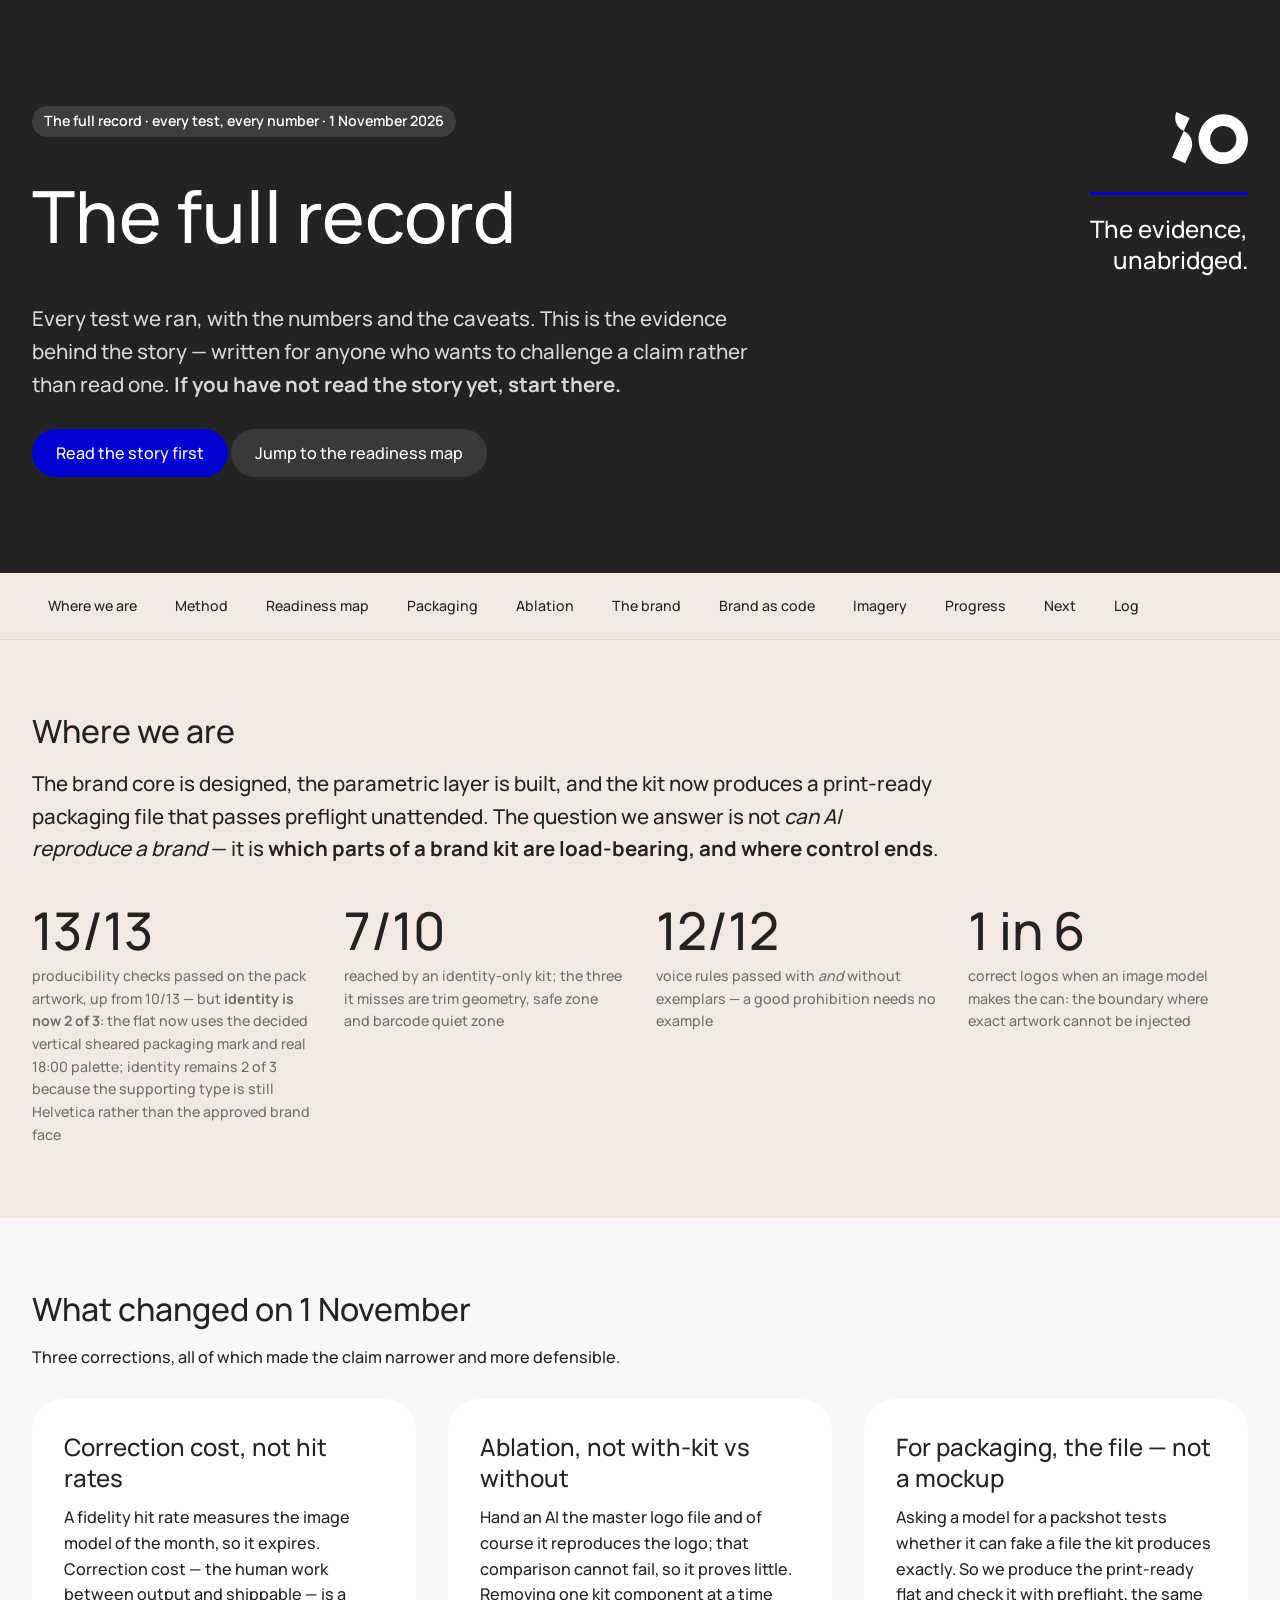
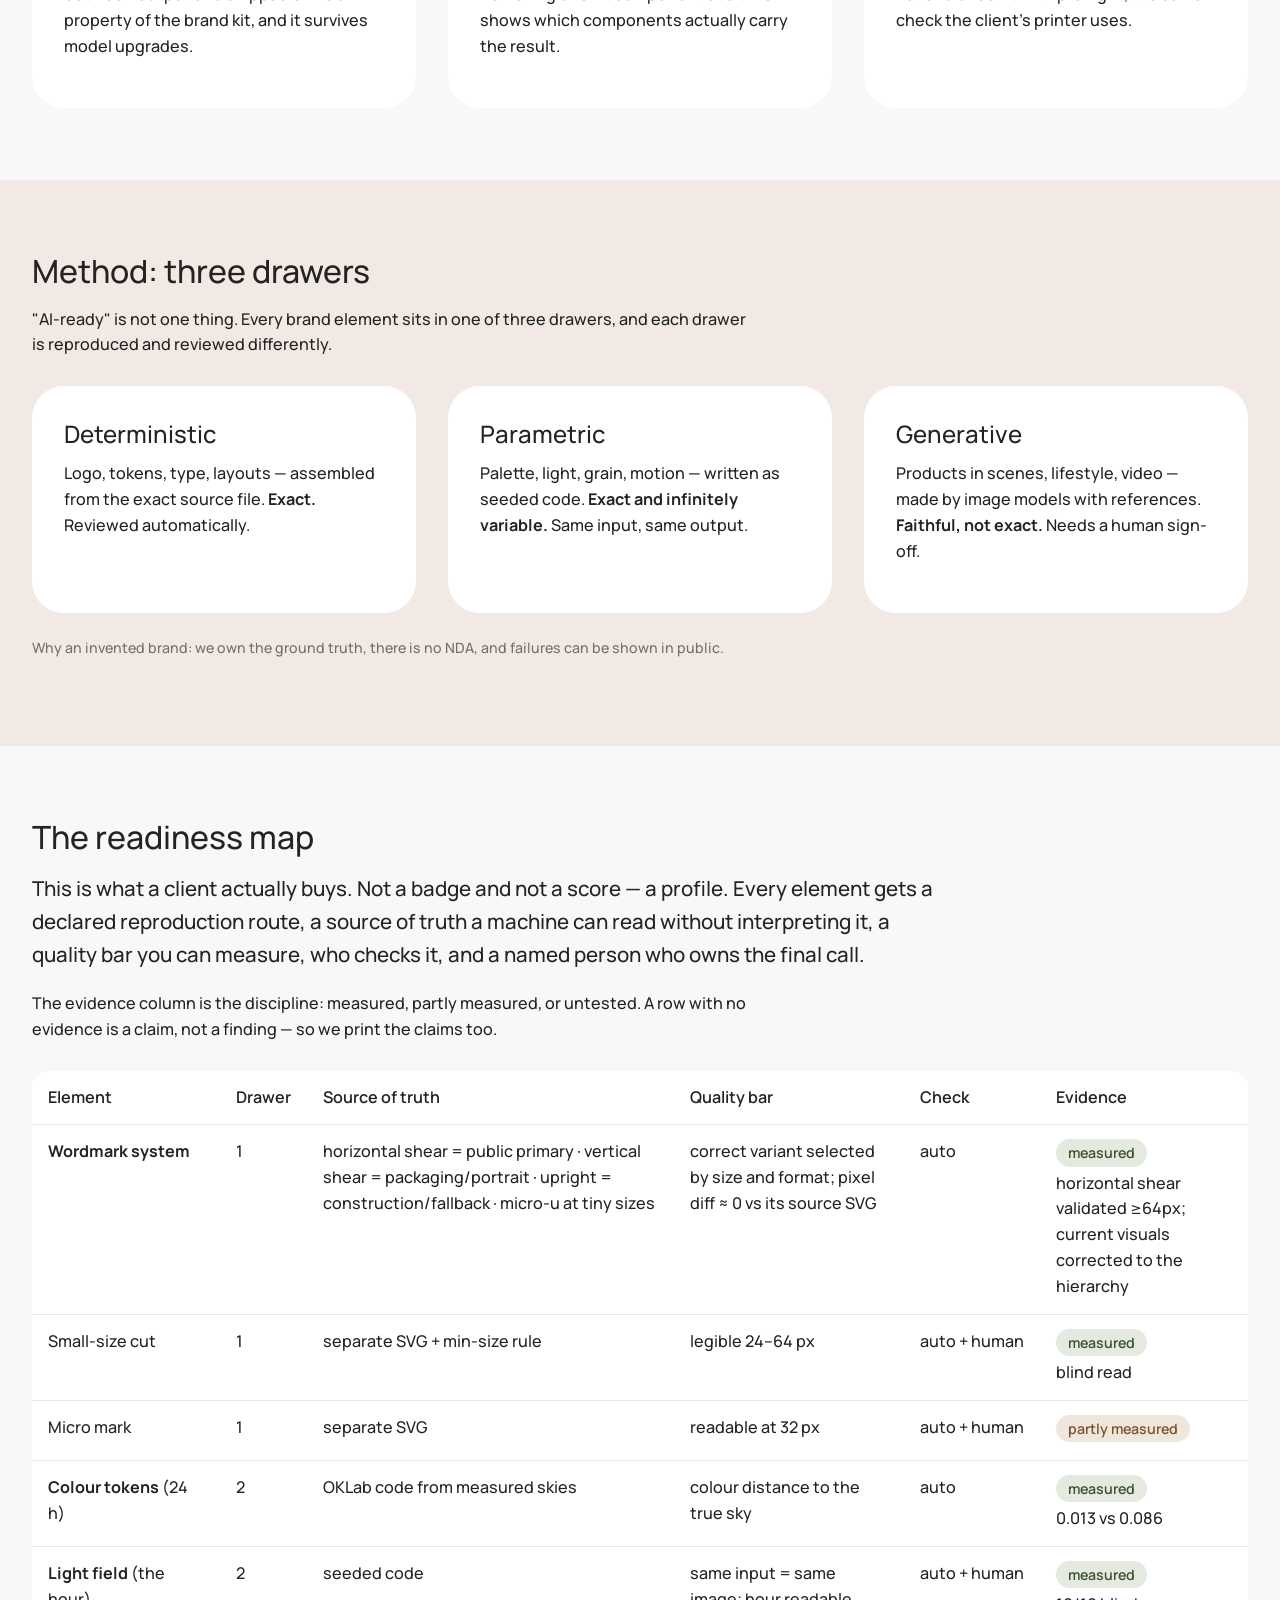
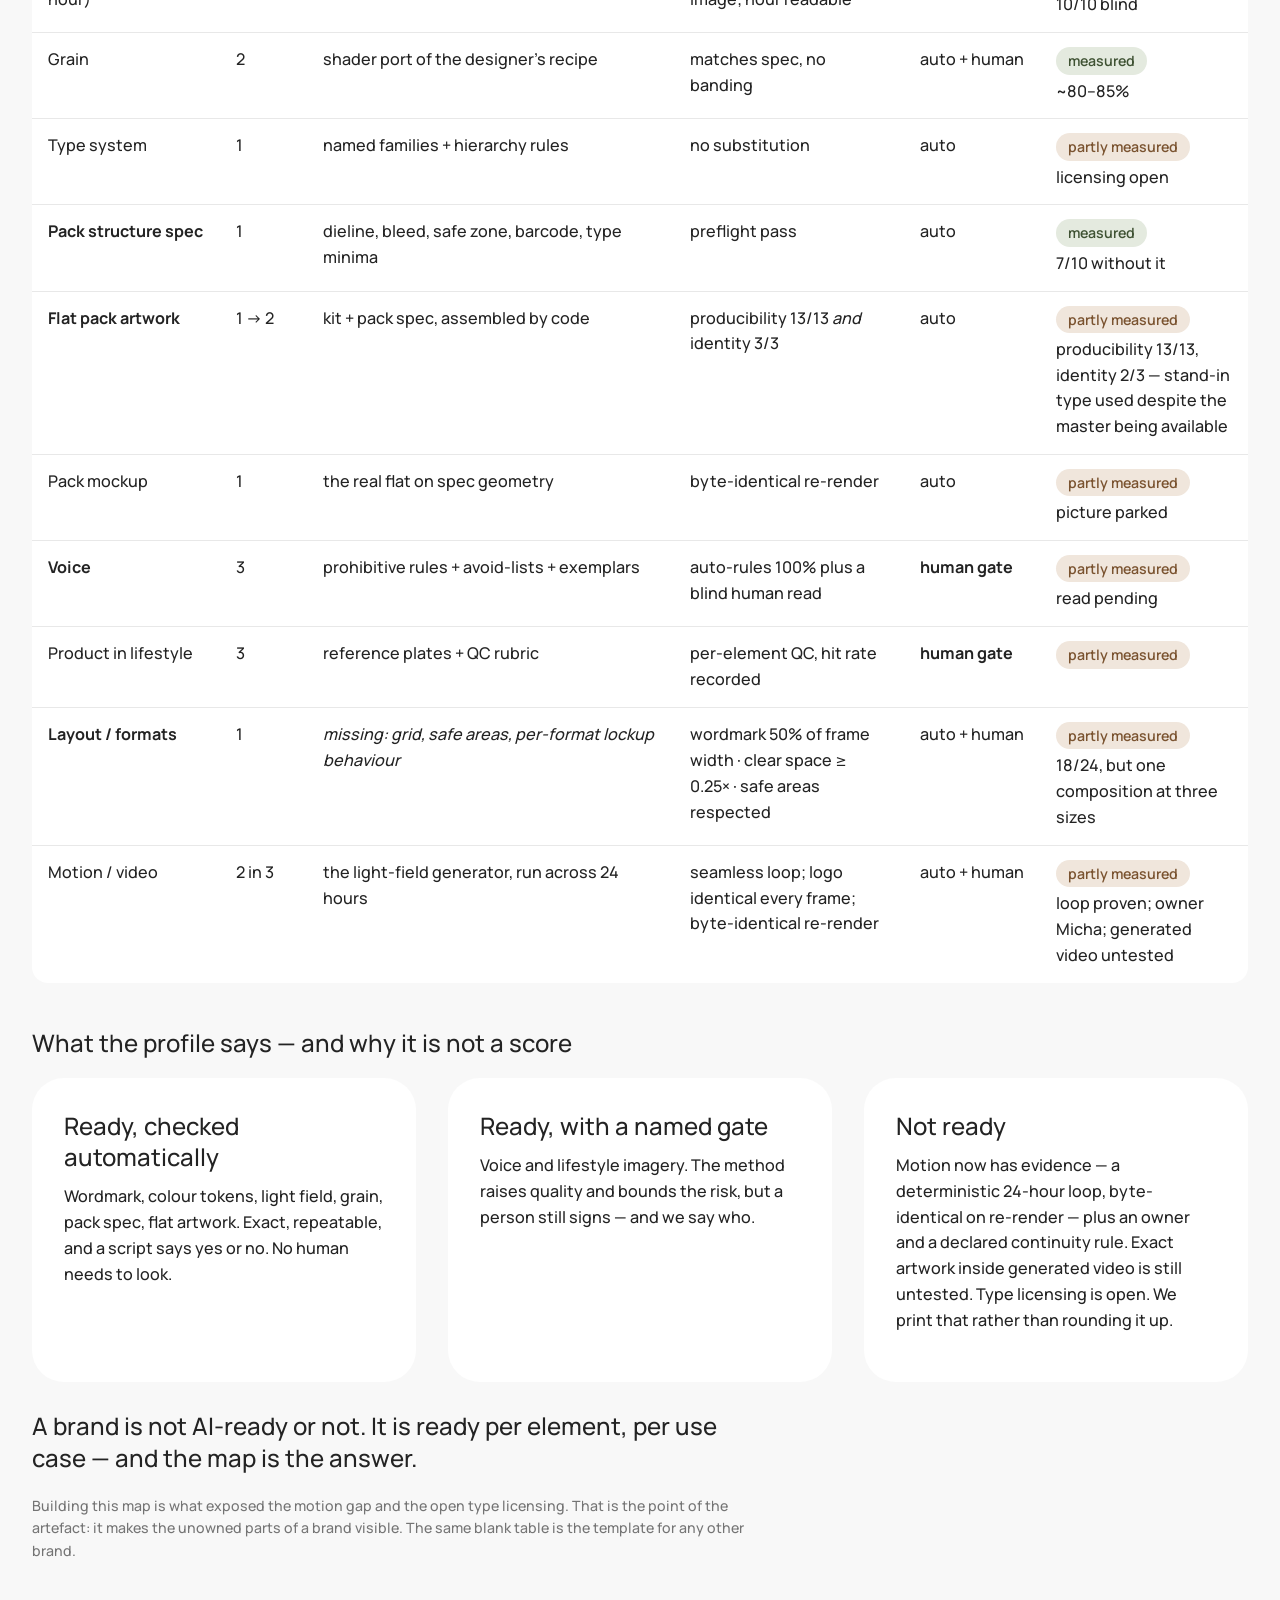
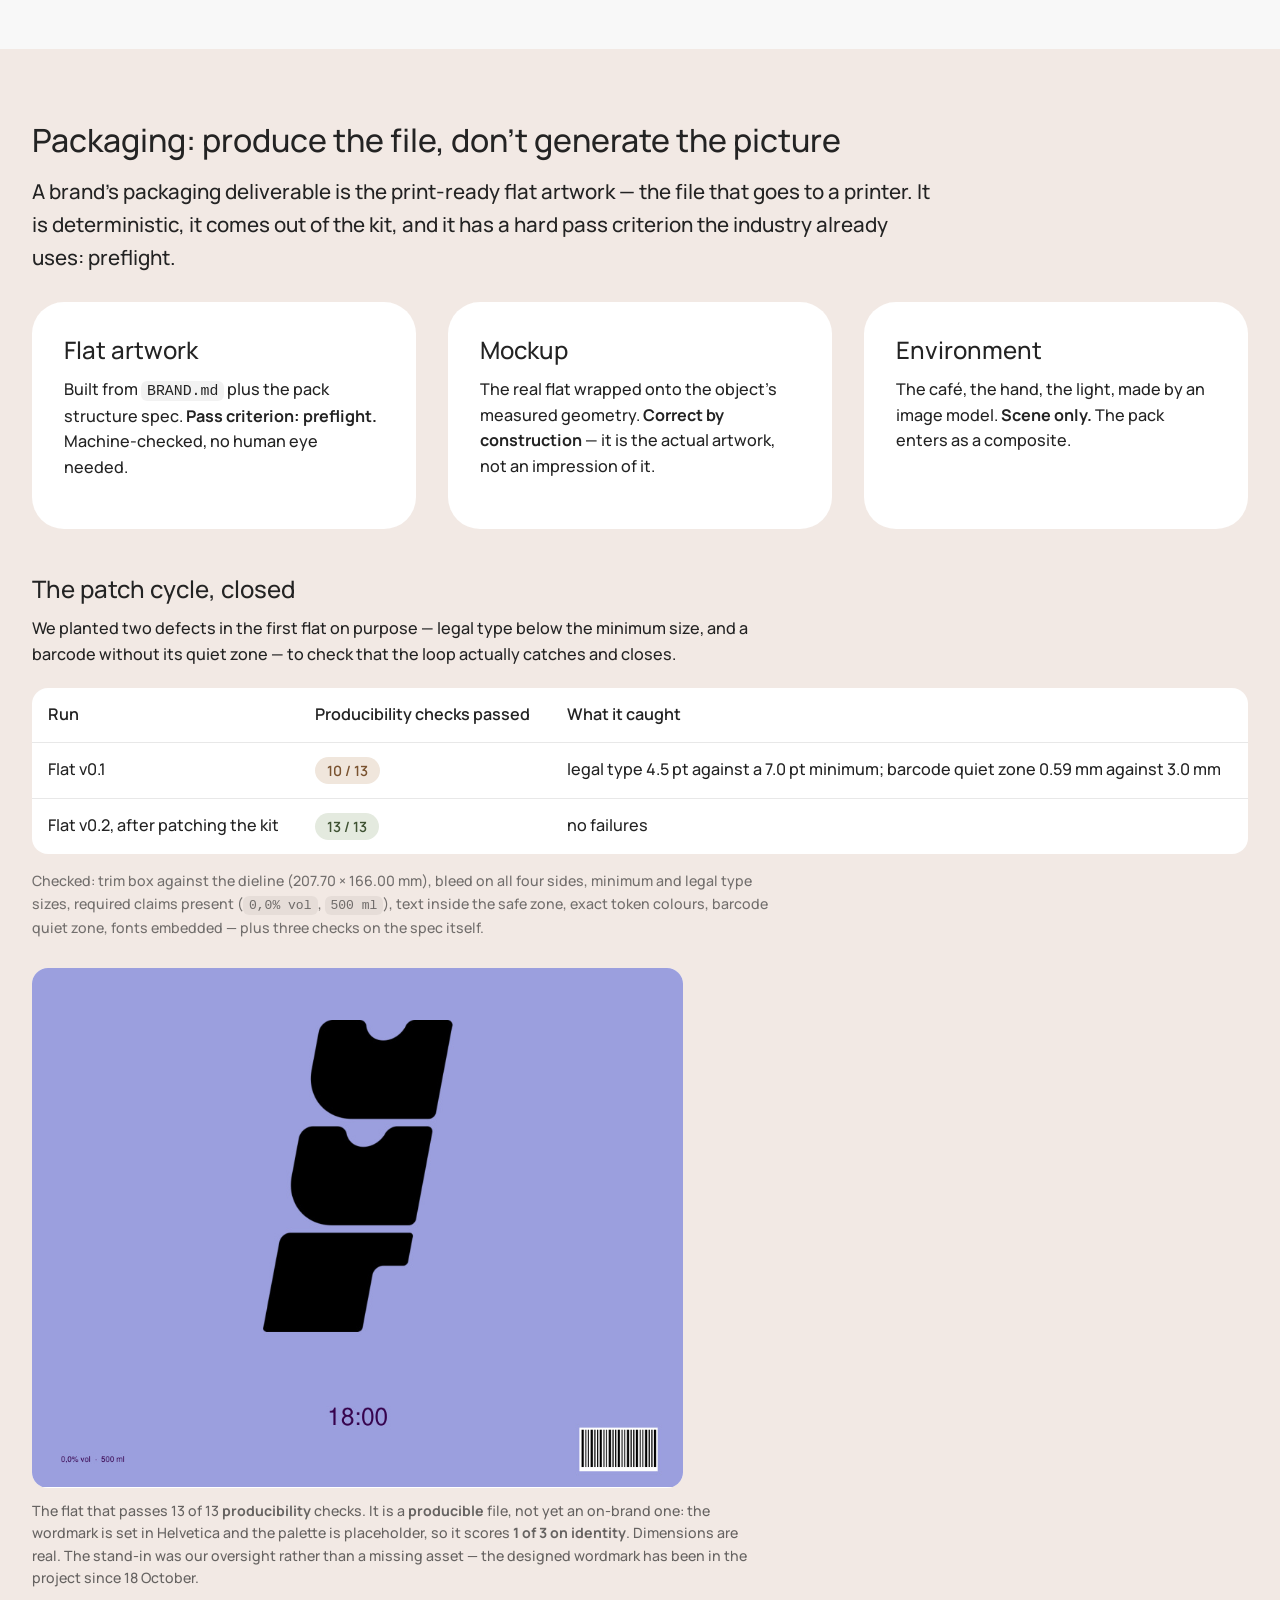
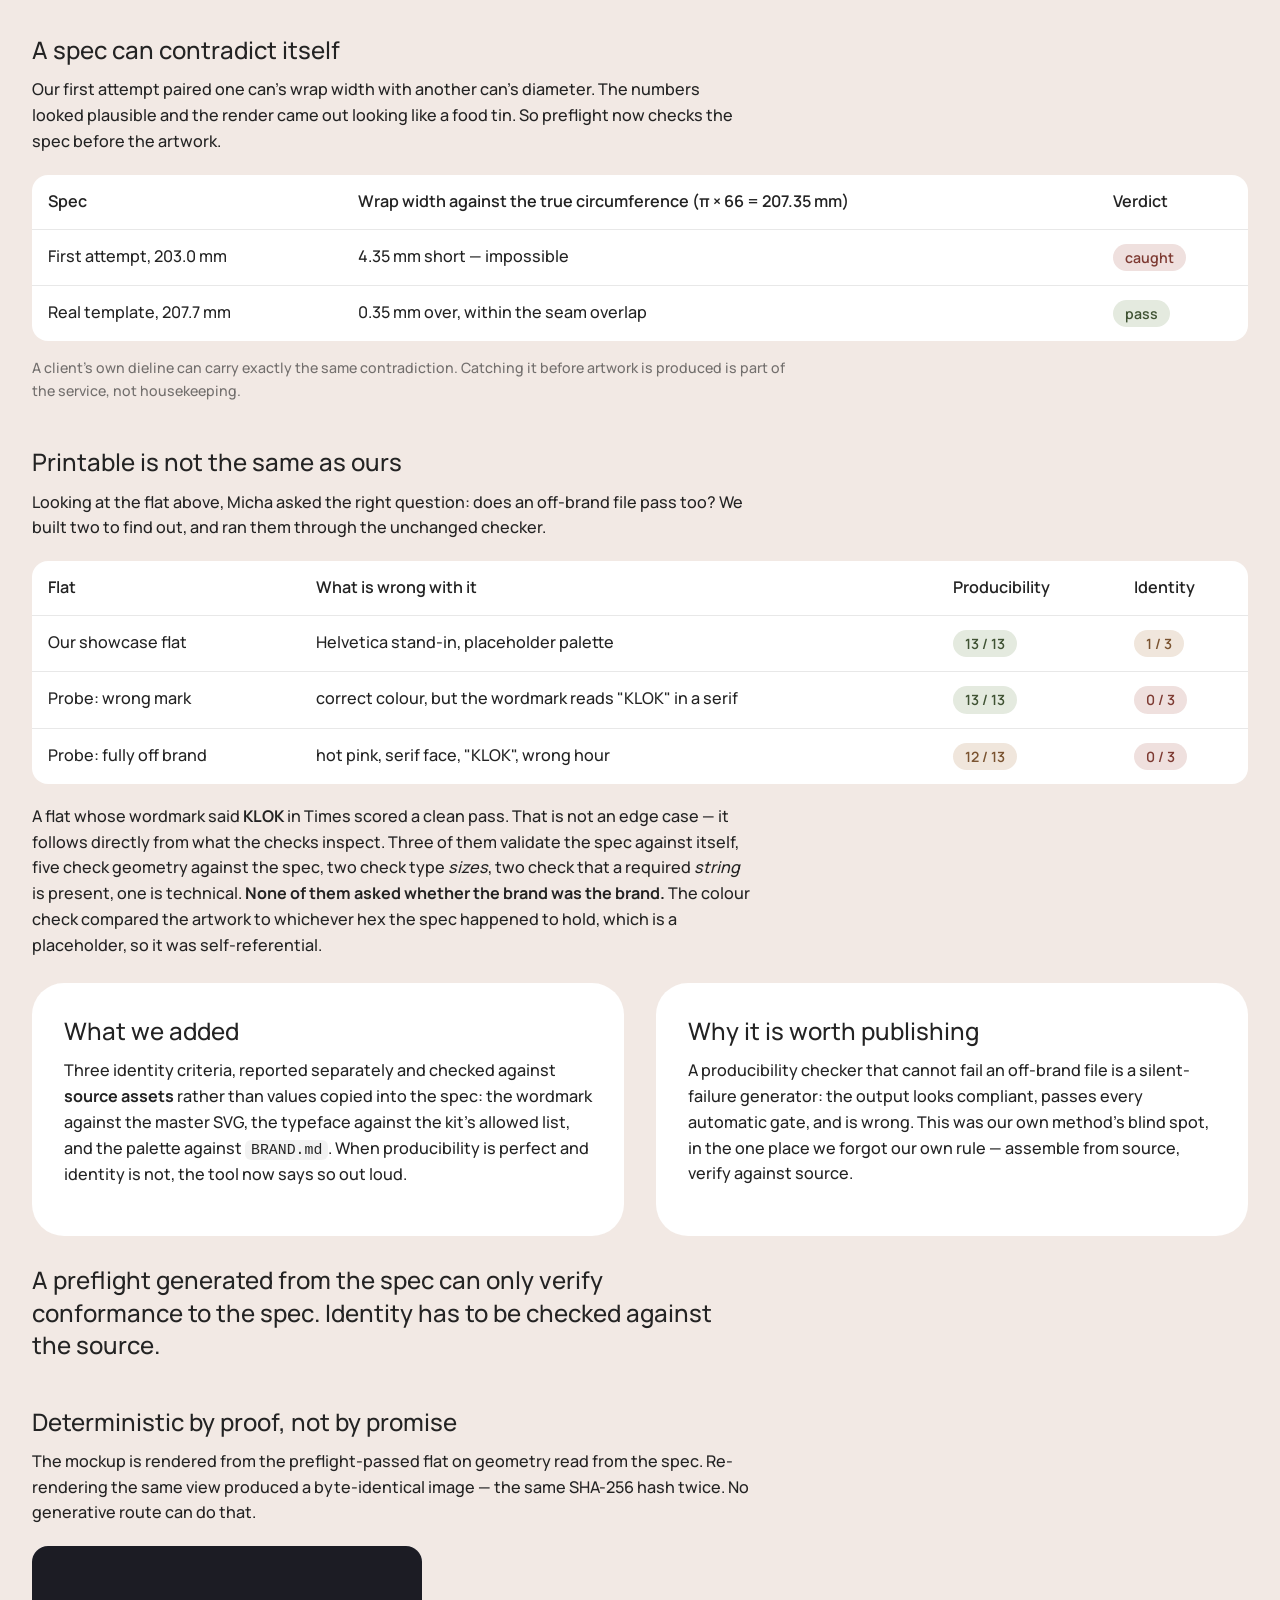
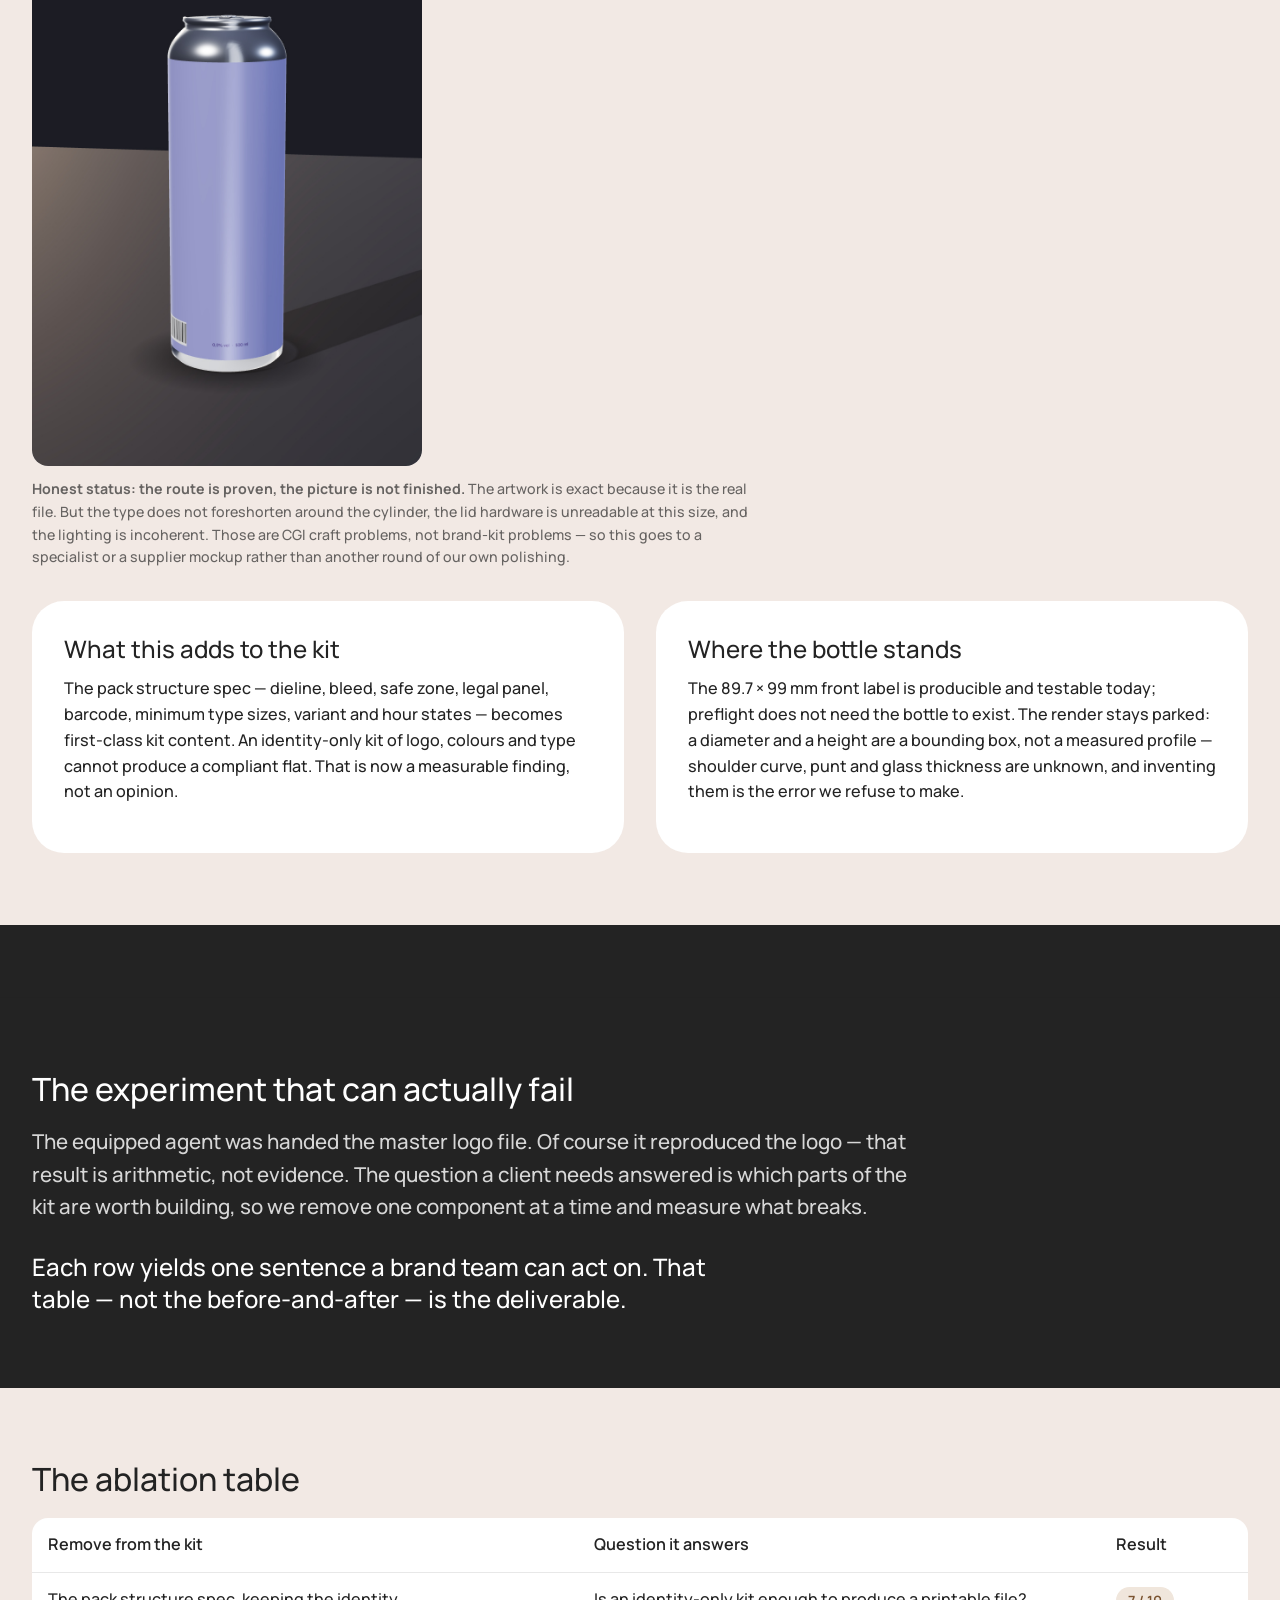
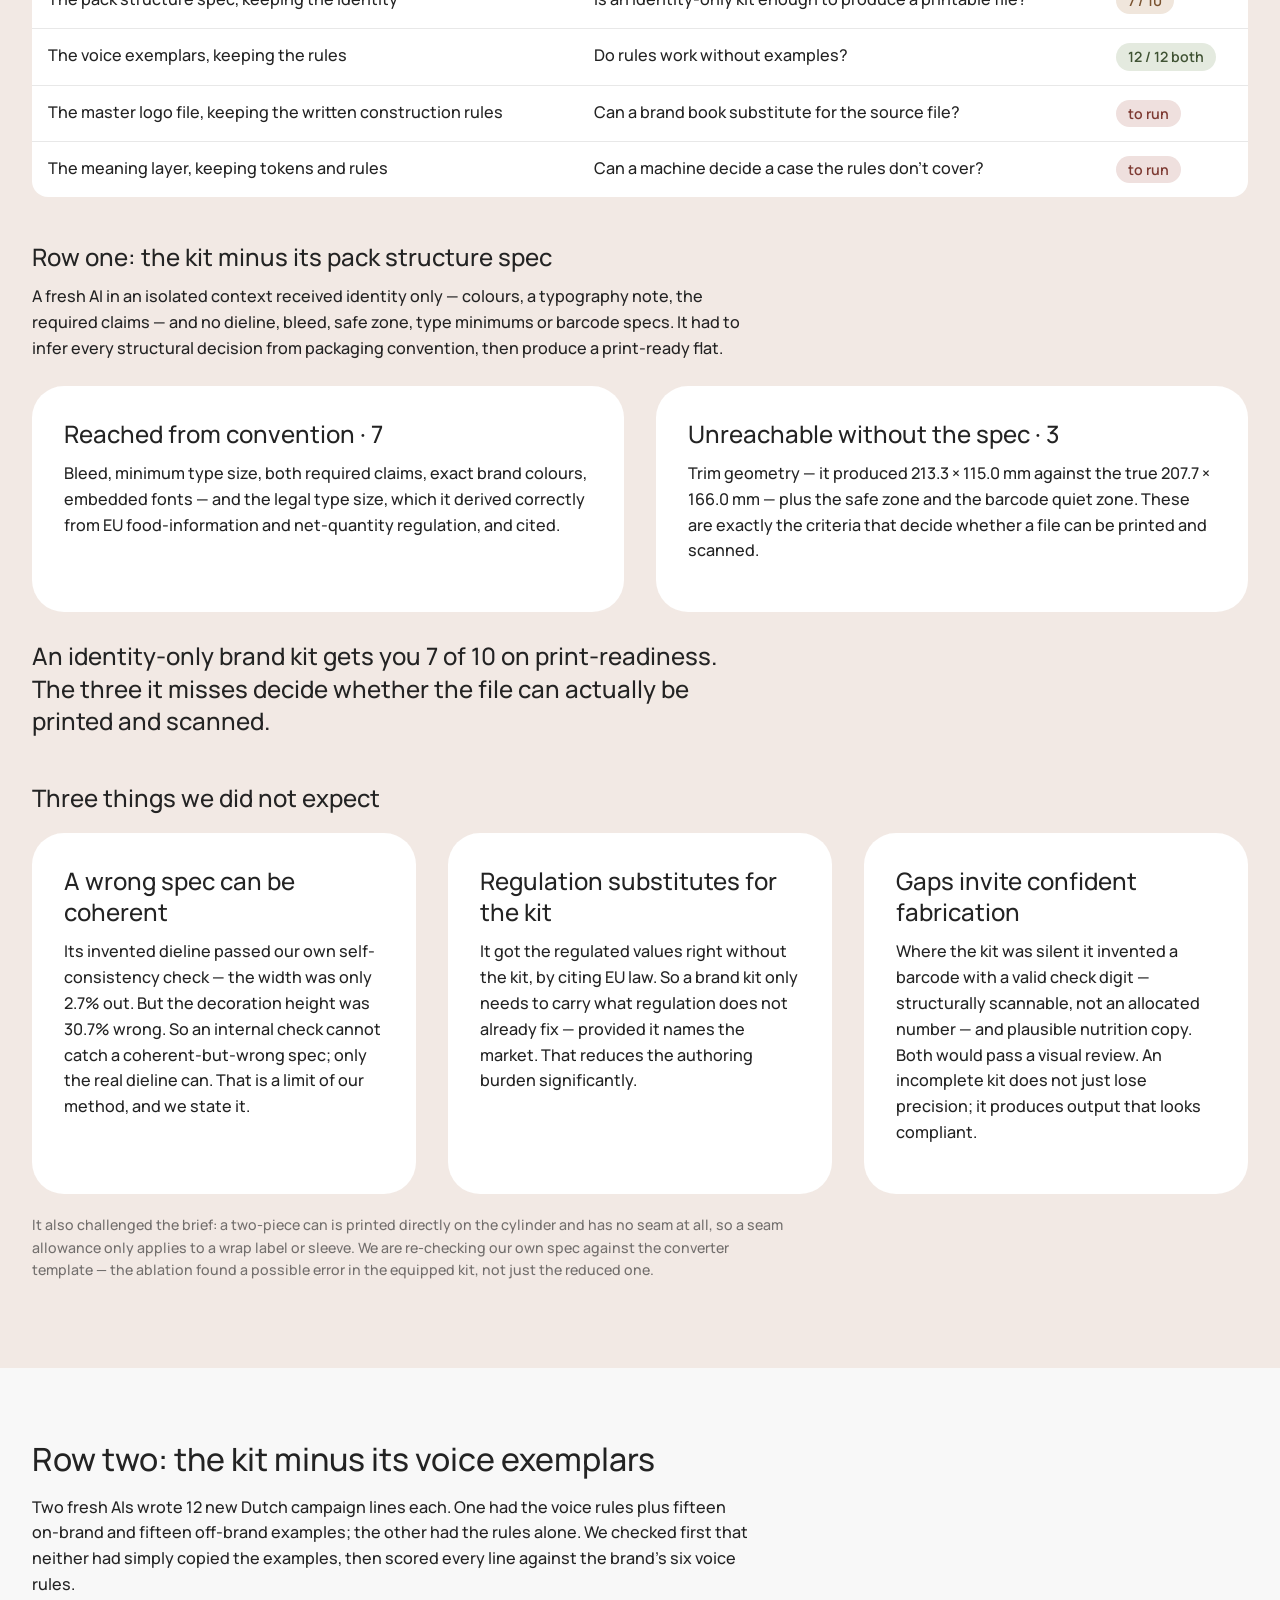
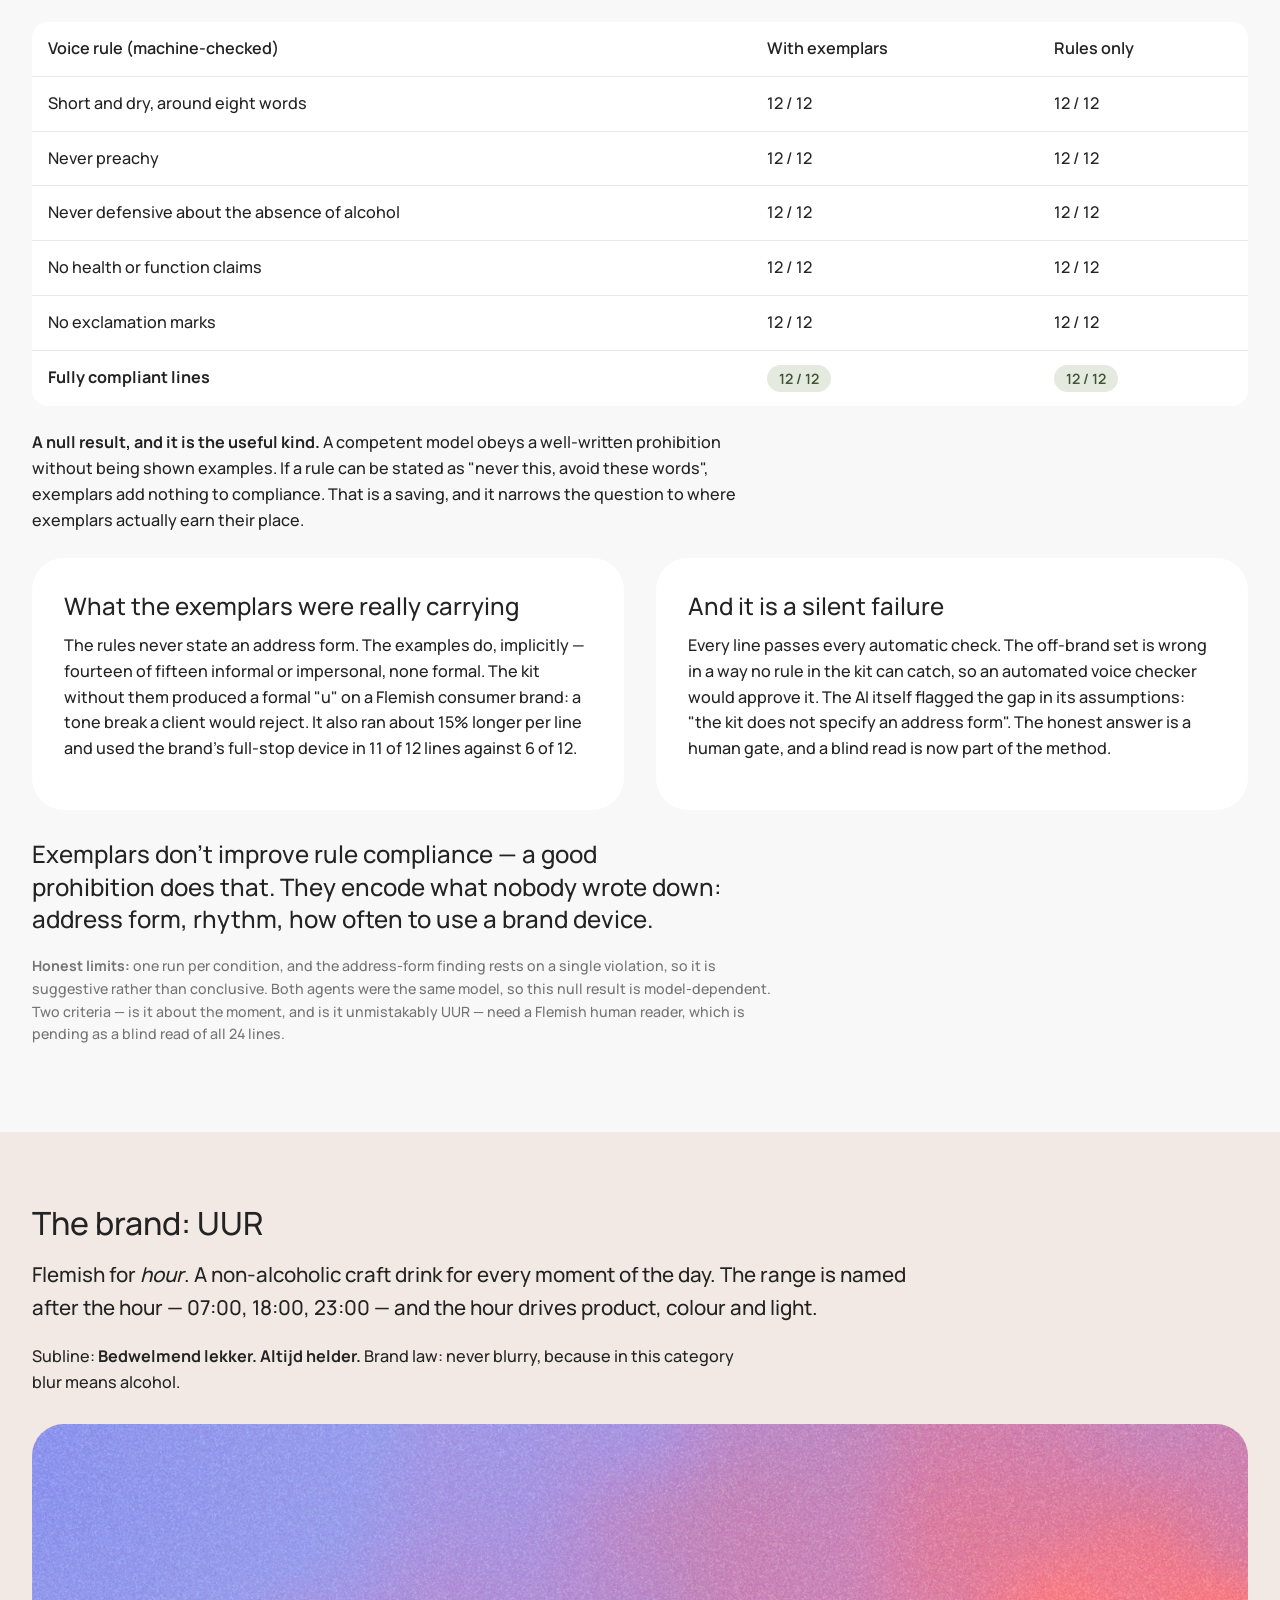
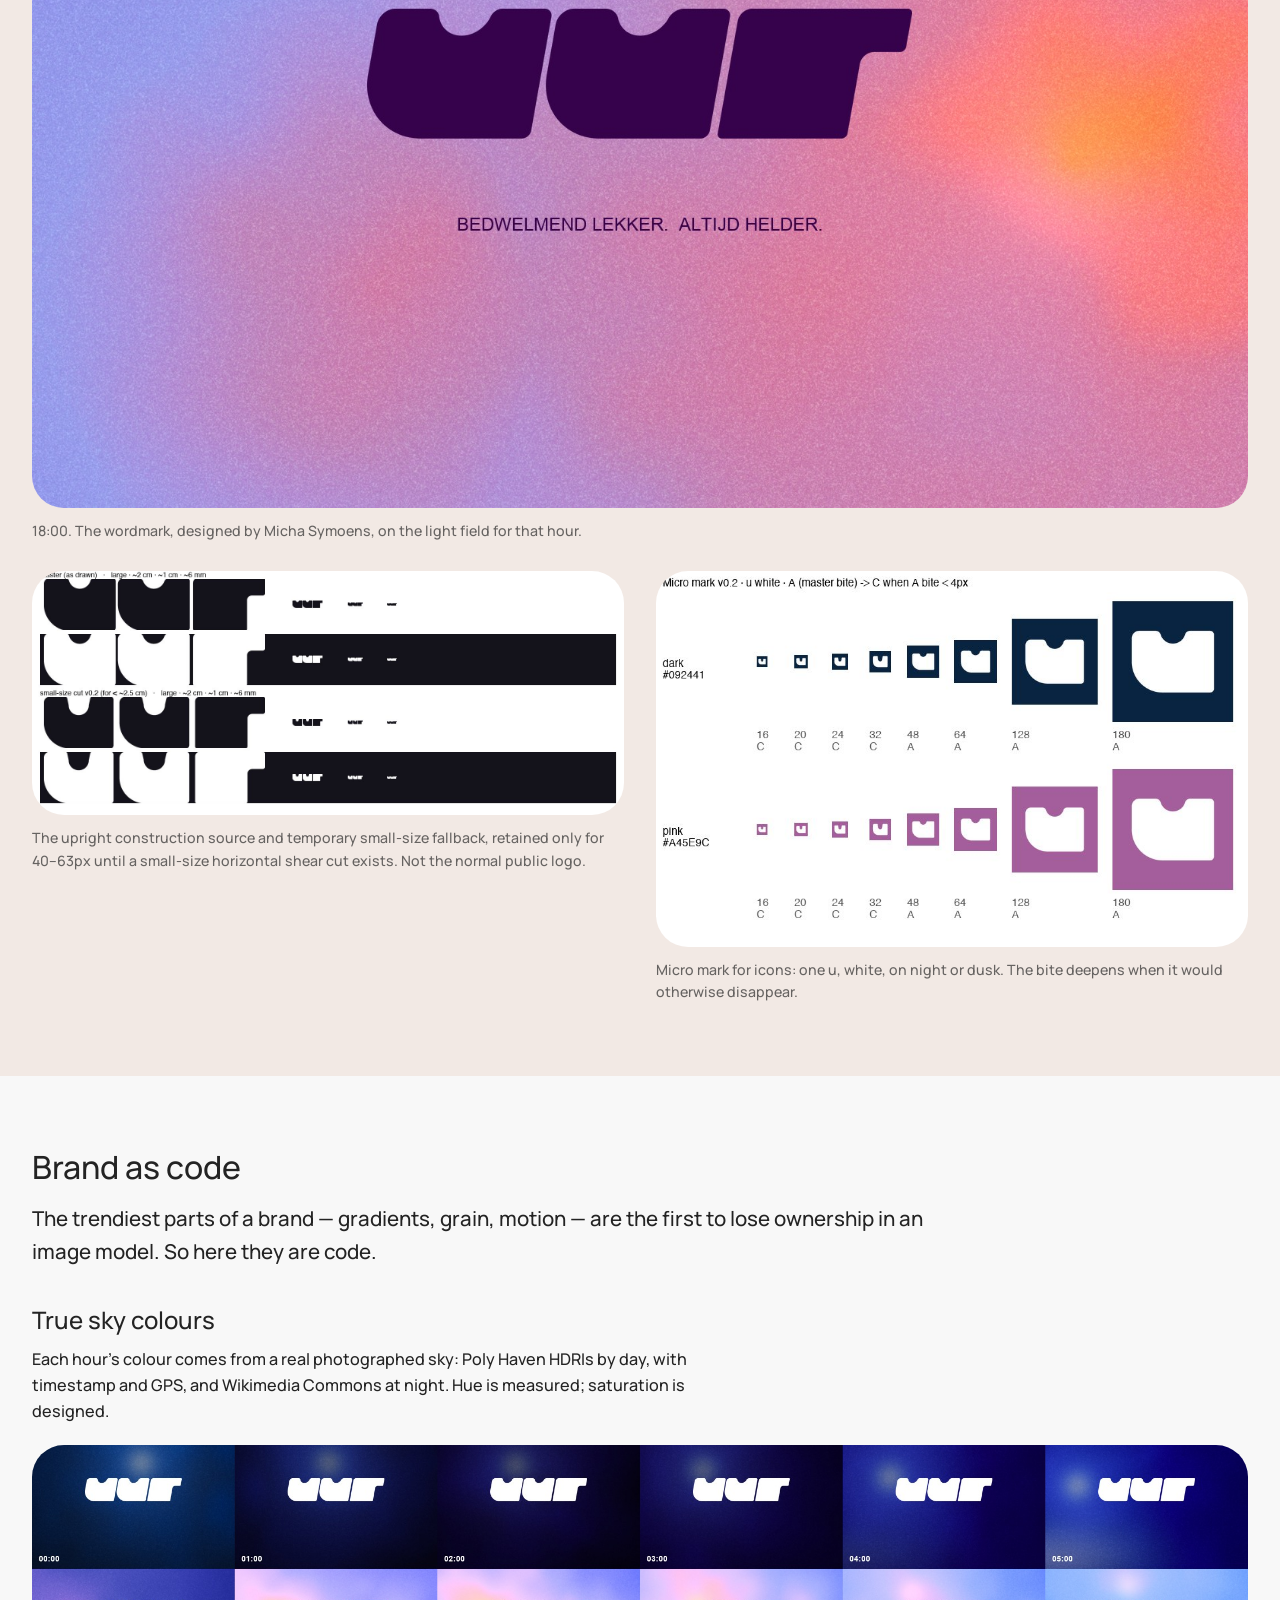
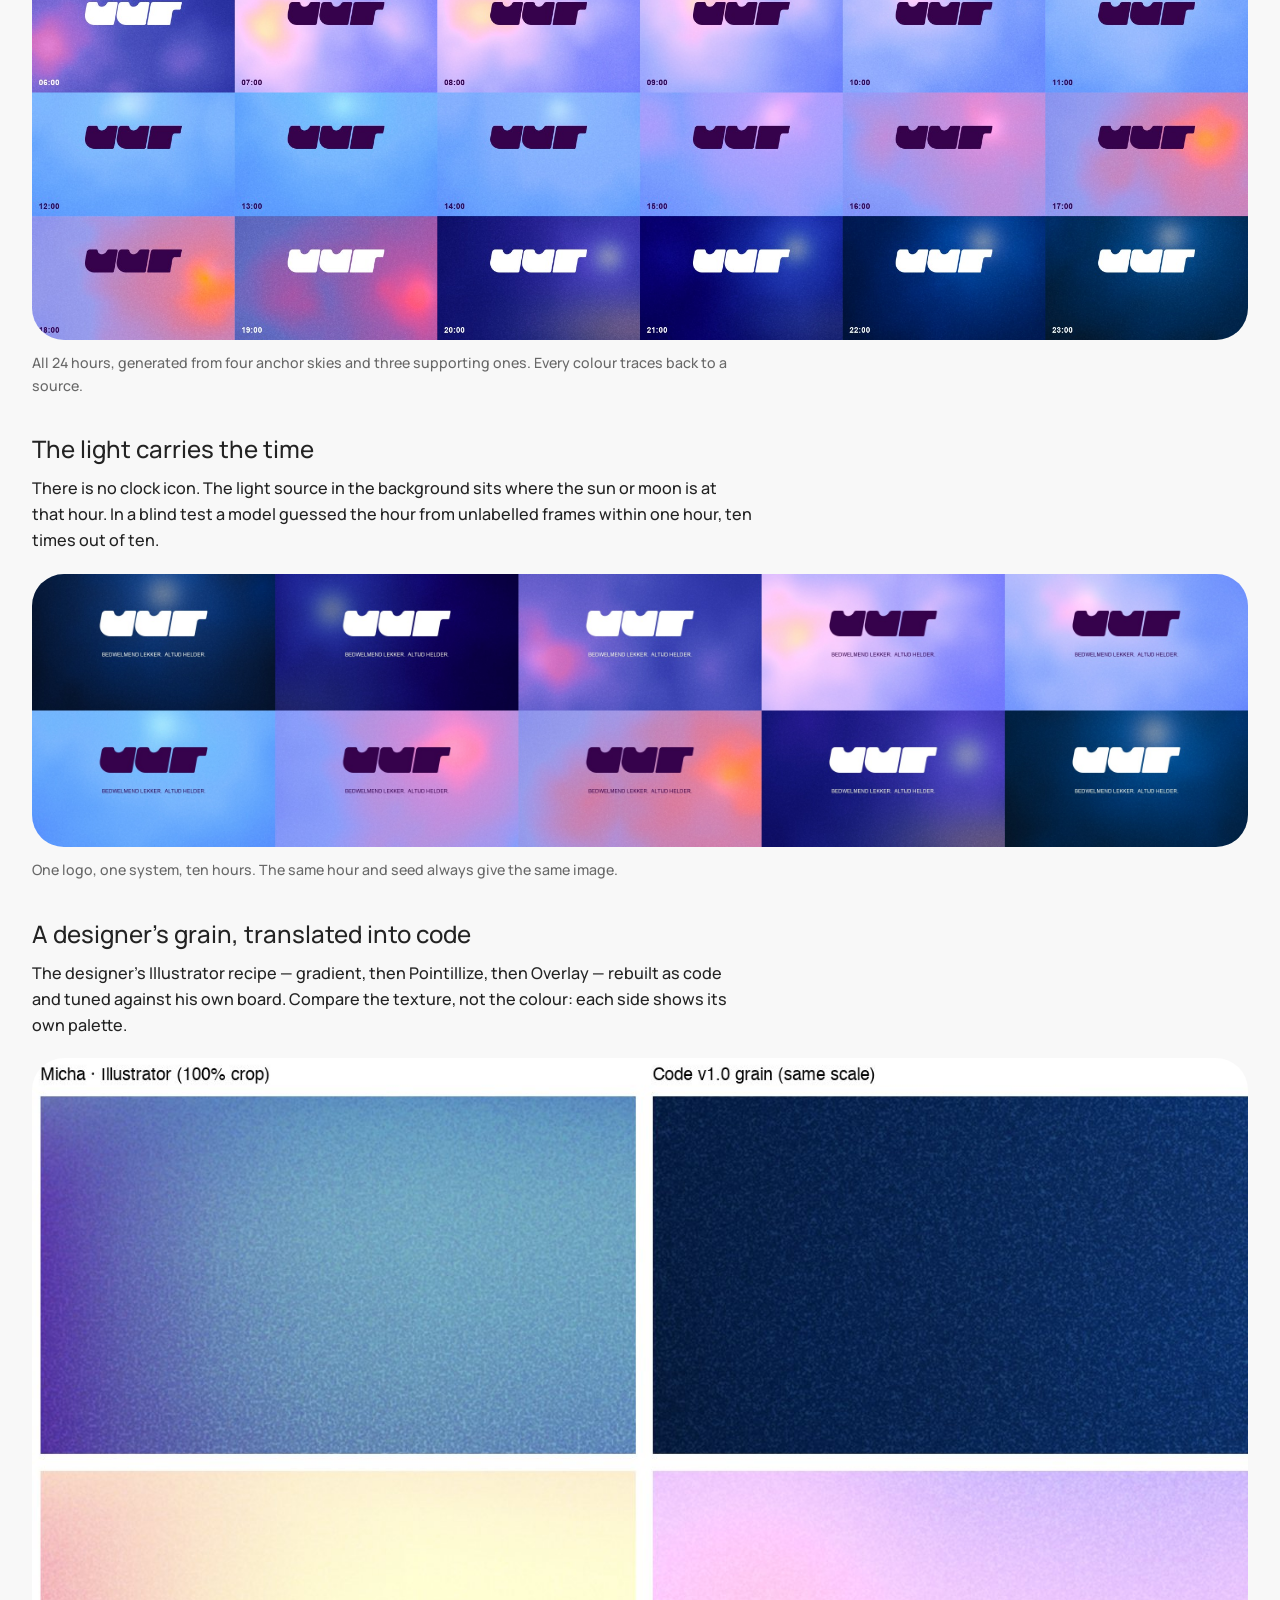
<file: index_full_record.html>
<!doctype html>
<html lang="en">
<head>
<meta charset="utf-8">
<meta name="viewport" content="width=device-width, initial-scale=1">
<title>Brand AI-Readiness · the full record · iO</title>
<link rel="preconnect" href="https://fonts.googleapis.com">
<link rel="preconnect" href="https://fonts.gstatic.com" crossorigin>
<link href="https://fonts.googleapis.com/css2?family=Manrope:wght@400;500;600&display=swap" rel="stylesheet">
<link rel="stylesheet" href="io-web.css">
<style>
  /* Page-specific only. Everything else comes from the iO Web 2026 tokens. */
  *{box-sizing:border-box} body,html{overflow-x:hidden} img{max-width:100%}
  .io-wrap>*{min-width:0} .io-grid>*{min-width:0}

  /* Evidence states — one hue each, on the warm tints rather than invented pastels */
  .st{display:inline-block;font-size:var(--io-t-small);font-weight:var(--io-w-strong);
      padding:3px 12px;border-radius:var(--io-r-pill);white-space:nowrap;line-height:1.5}
  .st-yes{background:#E4EADF;color:#3F5233}
  .st-part{background:#F0E6DC;color:#7A5330}
  .st-no{background:#EFE0DE;color:#7E3B33}

  /* Sticky section nav — pill links, no uppercase, no arrows */
  nav{position:sticky;top:0;z-index:20;background:rgba(242,233,228,.92);
      backdrop-filter:blur(8px);border-bottom:1px solid rgba(35,35,35,.08)}
  nav .io-wrap{display:flex;gap:6px;overflow-x:auto;padding-top:14px;padding-bottom:14px;
      -webkit-mask-image:linear-gradient(90deg,#000 92%,transparent)}
  nav a{flex:0 0 auto;text-decoration:none;color:var(--io-ink);font-size:var(--io-t-small);
      font-weight:var(--io-w-body);padding:8px 16px;border-radius:var(--io-r-pill)}
  nav a:hover{background:var(--io-tint-dark)}

  /* Hero: the dark band, not a purple gradient */
  .hero{background:var(--io-ink);color:var(--io-ink-on-dark);padding:var(--io-hero-top) 0 80px}
  .hero .io-wrap{display:grid;grid-template-columns:minmax(0,1fr) 300px;gap:64px;align-items:start}
  .hero h1{color:#fff;max-width:20ch;margin:.5em 0 .6em}
  .hero .io-lead{max-width:56ch;color:rgba(255,255,255,.82)}
  .hero .io-tag{background:rgba(255,255,255,.12);color:#fff}
  .hero-logo{display:flex;flex-direction:column;align-items:flex-end;gap:28px;padding-top:6px}
  .hero-logo img{width:76px;height:auto;display:block}
  /* The claim, set as the brand device the critique asked for: one blue rule, one line */
  .hero-claim{border-top:3px solid var(--io-blue);padding-top:18px;text-align:right;
      font-size:var(--io-t-h3);line-height:1.3;color:#fff;max-width:260px}

  /* Figures */
  figure{margin:0}
  figure img{width:100%;display:block;border-radius:var(--io-r-card);background:#fff}
  figure.tall img{max-height:520px;width:auto;max-width:100%;object-fit:contain;border-radius:var(--io-r-small)}
  figcaption{font-size:var(--io-t-small);line-height:1.6;color:rgba(35,35,35,.68);margin-top:12px;max-width:80ch}

  /* Readiness map column control */
  #map .io-table td:nth-child(1),#map .io-table th:nth-child(1){width:188px}
  #map .io-table td:nth-child(2),#map .io-table th:nth-child(2){width:66px}
  #map .io-table td:nth-child(5),#map .io-table th:nth-child(5){width:108px;white-space:nowrap}
  #map .io-table td:nth-child(6),#map .io-table th:nth-child(6){width:208px}
  #map .io-table td:nth-child(6) .st{display:block;width:fit-content;margin-bottom:4px}

  /* Log */
  .log{list-style:none;padding:0;margin:0}
  .log li{display:grid;grid-template-columns:96px 1fr;gap:20px;padding:18px 0;
      border-bottom:1px solid rgba(35,35,35,.08)}
  .log li:last-child{border-bottom:0}
  .log time{color:rgba(35,35,35,.55);font-size:var(--io-t-small)}
  .log p{margin:0}

  /* A quiet rule between sections on the same surface */
  .io-section + .io-section > .io-wrap{border-top:1px solid rgba(35,35,35,.08);padding-top:var(--io-section-y)}
  .io-band-alt + .io-band-alt > .io-wrap,
  .io-band-dark + .io-section > .io-wrap,
  .io-section + .io-band-alt > .io-wrap,
  .io-band-alt + .io-section > .io-wrap{border-top:0;padding-top:0}

  code{background:var(--io-tint-dark);padding:2px 6px;border-radius:6px;font-size:.92em}
  .claim{font-size:var(--io-t-h3);line-height:1.35;max-width:46ch;margin:28px 0 0}
  .io-band-dark .claim{color:#fff}
  .meta{font-size:var(--io-t-small);line-height:1.6;color:rgba(35,35,35,.62);max-width:84ch}
  .io-band-dark .meta{color:rgba(255,255,255,.7)}
  ul.plain{margin:14px 0 0;padding-left:22px}
  ul.plain li{margin-bottom:10px;max-width:88ch}

  @media(max-width:900px){
    .hero{padding:72px 0 56px}
    .hero h1{max-width:100%}
    .hero .io-wrap{grid-template-columns:1fr;gap:28px}
    .hero-logo{align-items:flex-start;order:-1;padding-top:0}
    .hero-claim{text-align:left;max-width:100%}
    #map .io-table td,#map .io-table th{width:auto!important;white-space:normal!important}
    .log li{grid-template-columns:72px 1fr;gap:12px}
    .io-table{font-size:var(--io-t-small)}
    .io-table th,.io-table td{padding:10px 12px}
  }
</style>
</head>
<body>

<header class="hero">
  <div class="io-wrap">
    <div>
      <span class="io-tag">The full record · every test, every number · 1 November 2026</span>
      <h1 class="io-display">The full record</h1>
      <p class="io-lead">Every test we ran, with the numbers and the caveats. This is the evidence behind the story — written for anyone who wants to challenge a claim rather than read one. <strong>If you have not read the story yet, start there.</strong></p>
      <p style="margin-top:28px">
        <a class="io-btn io-btn--primary" href="index.html">Read the story first</a>
        <a class="io-btn io-btn--quiet-on-dark" href="#map">Jump to the readiness map</a>
      </p>
    </div>
    <div class="hero-logo">
      <img src="img/io_logo_white.svg" alt="iO">
      <p class="hero-claim">The evidence,<br>unabridged.</p>
    </div>
  </div>
</header>

<nav><div class="io-wrap">
  <a href="#summary">Where we are</a><a href="#method">Method</a><a href="#map">Readiness map</a>
  <a href="#packaging">Packaging</a><a href="#ablation">Ablation</a><a href="#brand">The brand</a>
  <a href="#code">Brand as code</a><a href="#imagery">Imagery</a><a href="#ladder">Progress</a>
  <a href="#next">Next</a><a href="#log">Log</a>
</div></nav>

<section class="io-section" id="summary"><div class="io-wrap">
  <h2>Where we are</h2>
  <p class="io-lead" style="max-width:70ch">The brand core is designed, the parametric layer is built, and the kit now produces a print-ready packaging file that passes preflight unattended. The question we answer is not <em>can AI reproduce a brand</em> — it is <strong>which parts of a brand kit are load-bearing, and where control ends</strong>.</p>

  <div class="io-grid io-g4" style="margin-top:40px">
    <div class="io-stat"><b>13/13</b><span class="meta">producibility checks passed on the pack artwork, up from 10/13 — but <strong>identity is now 2 of 3</strong>: the flat now uses the decided vertical sheared packaging mark and real 18:00 palette; identity remains 2 of 3 because the supporting type is still Helvetica rather than the approved brand face</span></div>
    <div class="io-stat"><b>7/10</b><span class="meta">reached by an identity-only kit; the three it misses are trim geometry, safe zone and barcode quiet zone</span></div>
    <div class="io-stat"><b>12/12</b><span class="meta">voice rules passed with <em>and</em> without exemplars — a good prohibition needs no example</span></div>
    <div class="io-stat"><b>1 in 6</b><span class="meta">correct logos when an image model makes the can: the boundary where exact artwork cannot be injected</span></div>
  </div>

</div></section>

<section class="io-section io-band-alt"><div class="io-wrap">
  <h2>What changed on 1 November</h2>
  <p>Three corrections, all of which made the claim narrower and more defensible.</p>
  <div class="io-grid io-g3" style="margin-top:28px">
    <div class="io-card">
      <h3>Correction cost, not hit rates</h3>
      <p>A fidelity hit rate measures the image model of the month, so it expires. Correction cost — the human work between output and shippable — is a property of the brand kit, and it survives model upgrades.</p>
    </div>
    <div class="io-card">
      <h3>Ablation, not with-kit vs without</h3>
      <p>Hand an AI the master logo file and of course it reproduces the logo; that comparison cannot fail, so it proves little. Removing one kit component at a time shows which components actually carry the result.</p>
    </div>
    <div class="io-card">
      <h3>For packaging, the file — not a mockup</h3>
      <p>Asking a model for a packshot tests whether it can fake a file the kit produces exactly. So we produce the print-ready flat and check it with preflight, the same check the client's printer uses.</p>
    </div>
  </div>
</div></section>

<section class="io-section" id="method"><div class="io-wrap">
  <h2>Method: three drawers</h2>
  <p>"AI-ready" is not one thing. Every brand element sits in one of three drawers, and each drawer is reproduced and reviewed differently.</p>
  <div class="io-grid io-g3" style="margin-top:28px">
    <div class="io-card">
      <h3>Deterministic</h3>
      <p>Logo, tokens, type, layouts — assembled from the exact source file. <strong>Exact.</strong> Reviewed automatically.</p>
    </div>
    <div class="io-card">
      <h3>Parametric</h3>
      <p>Palette, light, grain, motion — written as seeded code. <strong>Exact and infinitely variable.</strong> Same input, same output.</p>
    </div>
    <div class="io-card">
      <h3>Generative</h3>
      <p>Products in scenes, lifestyle, video — made by image models with references. <strong>Faithful, not exact.</strong> Needs a human sign-off.</p>
    </div>
  </div>
  <p class="meta" style="margin-top:24px">Why an invented brand: we own the ground truth, there is no NDA, and failures can be shown in public.</p>
</div></section>

<section class="io-section io-band-alt" id="map"><div class="io-wrap">
  <h2>The readiness map</h2>
  <p class="io-lead" style="max-width:70ch">This is what a client actually buys. Not a badge and not a score — a profile. Every element gets a declared reproduction route, a source of truth a machine can read without interpreting it, a quality bar you can measure, who checks it, and a named person who owns the final call.</p>
  <p>The evidence column is the discipline: measured, partly measured, or untested. A row with no evidence is a claim, not a finding — so we print the claims too.</p>

  <div class="io-table-wrap" style="margin-top:28px"><table class="io-table">
    <tr><th>Element</th><th>Drawer</th><th>Source of truth</th><th>Quality bar</th><th>Check</th><th>Evidence</th></tr>
    <tr><td><strong>Wordmark system</strong></td><td>1</td><td>horizontal shear = public primary · vertical shear = packaging/portrait · upright = construction/fallback · micro-u at tiny sizes</td><td>correct variant selected by size and format; pixel diff ≈ 0 vs its source SVG</td><td>auto</td><td><span class="st st-yes">measured</span>horizontal shear validated ≥64px; current visuals corrected to the hierarchy</td></tr>
    <tr><td>Small-size cut</td><td>1</td><td>separate SVG + min-size rule</td><td>legible 24–64 px</td><td>auto + human</td><td><span class="st st-yes">measured</span>blind read</td></tr>
    <tr><td>Micro mark</td><td>1</td><td>separate SVG</td><td>readable at 32 px</td><td>auto + human</td><td><span class="st st-part">partly measured</span></td></tr>
    <tr><td><strong>Colour tokens</strong> (24 h)</td><td>2</td><td>OKLab code from measured skies</td><td>colour distance to the true sky</td><td>auto</td><td><span class="st st-yes">measured</span>0.013 vs 0.086</td></tr>
    <tr><td><strong>Light field</strong> (the hour)</td><td>2</td><td>seeded code</td><td>same input = same image; hour readable</td><td>auto + human</td><td><span class="st st-yes">measured</span>10/10 blind</td></tr>
    <tr><td>Grain</td><td>2</td><td>shader port of the designer's recipe</td><td>matches spec, no banding</td><td>auto + human</td><td><span class="st st-yes">measured</span>~80–85%</td></tr>
    <tr><td>Type system</td><td>1</td><td>named families + hierarchy rules</td><td>no substitution</td><td>auto</td><td><span class="st st-part">partly measured</span>licensing open</td></tr>
    <tr><td><strong>Pack structure spec</strong></td><td>1</td><td>dieline, bleed, safe zone, barcode, type minima</td><td>preflight pass</td><td>auto</td><td><span class="st st-yes">measured</span>7/10 without it</td></tr>
    <tr><td><strong>Flat pack artwork</strong></td><td>1 → 2</td><td>kit + pack spec, assembled by code</td><td>producibility 13/13 <em>and</em> identity 3/3</td><td>auto</td><td><span class="st st-part">partly measured</span>producibility 13/13, identity 2/3 — stand-in type used despite the master being available</td></tr>
    <tr><td>Pack mockup</td><td>1</td><td>the real flat on spec geometry</td><td>byte-identical re-render</td><td>auto</td><td><span class="st st-part">partly measured</span>picture parked</td></tr>
    <tr><td><strong>Voice</strong></td><td>3</td><td>prohibitive rules + avoid-lists + exemplars</td><td>auto-rules 100% plus a blind human read</td><td><strong>human gate</strong></td><td><span class="st st-part">partly measured</span>read pending</td></tr>
    <tr><td>Product in lifestyle</td><td>3</td><td>reference plates + QC rubric</td><td>per-element QC, hit rate recorded</td><td><strong>human gate</strong></td><td><span class="st st-part">partly measured</span></td></tr>
    <tr><td><b>Layout / formats</b></td><td>1</td><td><em>missing: grid, safe areas, per-format lockup behaviour</em></td><td>wordmark 50% of frame width · clear space ≥ 0.25× · safe areas respected</td><td>auto + human</td><td><span class="st st-part">partly measured</span>18/24, but one composition at three sizes</td></tr>
    <tr><td>Motion / video</td><td>2 in 3</td><td>the light-field generator, run across 24 hours</td><td>seamless loop; logo identical every frame; byte-identical re-render</td><td>auto + human</td><td><span class="st st-part">partly measured</span>loop proven; owner Micha; generated video untested</td></tr>
  </table></div>

  <h3 style="margin-top:44px">What the profile says — and why it is not a score</h3>
  <div class="io-grid io-g3" style="margin-top:20px">
    <div class="io-card">
      <h3>Ready, checked automatically</h3>
      <p>Wordmark, colour tokens, light field, grain, pack spec, flat artwork. Exact, repeatable, and a script says yes or no. No human needs to look.</p>
    </div>
    <div class="io-card">
      <h3>Ready, with a named gate</h3>
      <p>Voice and lifestyle imagery. The method raises quality and bounds the risk, but a person still signs — and we say who.</p>
    </div>
    <div class="io-card">
      <h3>Not ready</h3>
      <p>Motion now has evidence — a deterministic 24-hour loop, byte-identical on re-render — plus an owner and a declared continuity rule. Exact artwork inside generated video is still untested. Type licensing is open. We print that rather than rounding it up.</p>
    </div>
  </div>
  <p class="claim">A brand is not AI-ready or not. It is ready per element, per use case — and the map is the answer.</p>
  <p class="meta" style="margin-top:20px">Building this map is what exposed the motion gap and the open type licensing. That is the point of the artefact: it makes the unowned parts of a brand visible. The same blank table is the template for any other brand.</p>
</div></section>

<section class="io-section" id="packaging"><div class="io-wrap">
  <h2>Packaging: produce the file, don't generate the picture</h2>
  <p class="io-lead" style="max-width:70ch">A brand's packaging deliverable is the print-ready flat artwork — the file that goes to a printer. It is deterministic, it comes out of the kit, and it has a hard pass criterion the industry already uses: preflight.</p>

  <div class="io-grid io-g3" style="margin-top:28px">
    <div class="io-card">
      <h3>Flat artwork</h3>
      <p>Built from <code>BRAND.md</code> plus the pack structure spec. <strong>Pass criterion: preflight.</strong> Machine-checked, no human eye needed.</p>
    </div>
    <div class="io-card">
      <h3>Mockup</h3>
      <p>The real flat wrapped onto the object's measured geometry. <strong>Correct by construction</strong> — it is the actual artwork, not an impression of it.</p>
    </div>
    <div class="io-card">
      <h3>Environment</h3>
      <p>The café, the hand, the light, made by an image model. <strong>Scene only.</strong> The pack enters as a composite.</p>
    </div>
  </div>

  <h3 style="margin-top:44px">The patch cycle, closed</h3>
  <p>We planted two defects in the first flat on purpose — legal type below the minimum size, and a barcode without its quiet zone — to check that the loop actually catches and closes.</p>
  <div class="io-table-wrap" style="margin-top:20px"><table class="io-table">
    <tr><th>Run</th><th>Producibility checks passed</th><th>What it caught</th></tr>
    <tr><td>Flat v0.1</td><td><span class="st st-part">10 / 13</span></td><td>legal type 4.5 pt against a 7.0 pt minimum; barcode quiet zone 0.59 mm against 3.0 mm</td></tr>
    <tr><td>Flat v0.2, after patching the kit</td><td><span class="st st-yes">13 / 13</span></td><td>no failures</td></tr>
  </table></div>
  <p class="meta" style="margin-top:16px">Checked: trim box against the dieline (207.70 × 166.00 mm), bleed on all four sides, minimum and legal type sizes, required claims present (<code>0,0% vol</code>, <code>500 ml</code>), text inside the safe zone, exact token colours, barcode quiet zone, fonts embedded — plus three checks on the spec itself.</p>
  <figure class="tall" style="margin-top:28px"><img src="img/flat_preflight_pass.jpg" alt="UUR flat pack artwork that passes all thirteen preflight checks"><figcaption>The flat that passes 13 of 13 <strong>producibility</strong> checks. It is a <strong>producible</strong> file, not yet an on-brand one: the wordmark is set in Helvetica and the palette is placeholder, so it scores <strong>1 of 3 on identity</strong>. Dimensions are real. The stand-in was our oversight rather than a missing asset — the designed wordmark has been in the project since 18 October.</figcaption></figure>

  <h3 style="margin-top:44px">A spec can contradict itself</h3>
  <p>Our first attempt paired one can's wrap width with another can's diameter. The numbers looked plausible and the render came out looking like a food tin. So preflight now checks the spec before the artwork.</p>
  <div class="io-table-wrap" style="margin-top:20px"><table class="io-table">
    <tr><th>Spec</th><th>Wrap width against the true circumference (π × 66 = 207.35 mm)</th><th>Verdict</th></tr>
    <tr><td>First attempt, 203.0 mm</td><td>4.35 mm short — impossible</td><td><span class="st st-no">caught</span></td></tr>
    <tr><td>Real template, 207.7 mm</td><td>0.35 mm over, within the seam overlap</td><td><span class="st st-yes">pass</span></td></tr>
  </table></div>
  <p class="meta" style="margin-top:16px">A client's own dieline can carry exactly the same contradiction. Catching it before artwork is produced is part of the service, not housekeeping.</p>

  <h3 style="margin-top:44px">Printable is not the same as ours</h3>
  <p>Looking at the flat above, Micha asked the right question: does an off-brand file pass too? We built two to find out, and ran them through the unchanged checker.</p>
  <div class="io-table-wrap" style="margin-top:20px"><table class="io-table">
    <tr><th>Flat</th><th>What is wrong with it</th><th>Producibility</th><th>Identity</th></tr>
    <tr><td>Our showcase flat</td><td>Helvetica stand-in, placeholder palette</td><td><span class="st st-yes">13 / 13</span></td><td><span class="st st-part">1 / 3</span></td></tr>
    <tr><td>Probe: wrong mark</td><td>correct colour, but the wordmark reads "KLOK" in a serif</td><td><span class="st st-yes">13 / 13</span></td><td><span class="st st-no">0 / 3</span></td></tr>
    <tr><td>Probe: fully off brand</td><td>hot pink, serif face, "KLOK", wrong hour</td><td><span class="st st-part">12 / 13</span></td><td><span class="st st-no">0 / 3</span></td></tr>
  </table></div>
  <p style="margin-top:20px">A flat whose wordmark said <strong>KLOK</strong> in Times scored a clean pass. That is not an edge case — it follows directly from what the checks inspect. Three of them validate the spec against itself, five check geometry against the spec, two check type <em>sizes</em>, two check that a required <em>string</em> is present, one is technical. <strong>None of them asked whether the brand was the brand.</strong> The colour check compared the artwork to whichever hex the spec happened to hold, which is a placeholder, so it was self-referential.</p>
  <div class="io-grid io-g2" style="margin-top:24px">
    <div class="io-card">
      <h3>What we added</h3>
      <p>Three identity criteria, reported separately and checked against <strong>source assets</strong> rather than values copied into the spec: the wordmark against the master SVG, the typeface against the kit's allowed list, and the palette against <code>BRAND.md</code>. When producibility is perfect and identity is not, the tool now says so out loud.</p>
    </div>
    <div class="io-card">
      <h3>Why it is worth publishing</h3>
      <p>A producibility checker that cannot fail an off-brand file is a silent-failure generator: the output looks compliant, passes every automatic gate, and is wrong. This was our own method's blind spot, in the one place we forgot our own rule — assemble from source, verify against source.</p>
    </div>
  </div>
  <p class="claim">A preflight generated from the spec can only verify conformance to the spec. Identity has to be checked against the source.</p>

  <h3 style="margin-top:44px">Deterministic by proof, not by promise</h3>
  <p>The mockup is rendered from the preflight-passed flat on geometry read from the spec. Re-rendering the same view produced a byte-identical image — the same SHA-256 hash twice. No generative route can do that.</p>
  <figure class="tall" style="margin-top:20px"><img src="img/can_deterministic_wrap_r4.jpg" alt="UUR can with the exact flat artwork wrapped onto measured geometry"><figcaption><strong>Honest status: the route is proven, the picture is not finished.</strong> The artwork is exact because it is the real file. But the type does not foreshorten around the cylinder, the lid hardware is unreadable at this size, and the lighting is incoherent. Those are CGI craft problems, not brand-kit problems — so this goes to a specialist or a supplier mockup rather than another round of our own polishing.</figcaption></figure>

  <div class="io-grid io-g2" style="margin-top:32px">
    <div class="io-card">
      <h3>What this adds to the kit</h3>
      <p>The pack structure spec — dieline, bleed, safe zone, legal panel, barcode, minimum type sizes, variant and hour states — becomes first-class kit content. An identity-only kit of logo, colours and type cannot produce a compliant flat. That is now a measurable finding, not an opinion.</p>
    </div>
    <div class="io-card">
      <h3>Where the bottle stands</h3>
      <p>The 89.7 × 99 mm front label is producible and testable today; preflight does not need the bottle to exist. The render stays parked: a diameter and a height are a bounding box, not a measured profile — shoulder curve, punt and glass thickness are unknown, and inventing them is the error we refuse to make.</p>
    </div>
  </div>
</div></section>

<section class="io-section io-band-dark" id="ablation"><div class="io-wrap">
  <h2 style="color:#fff">The experiment that can actually fail</h2>
  <p class="io-lead" style="max-width:68ch;color:rgba(255,255,255,.82)">The equipped agent was handed the master logo file. Of course it reproduced the logo — that result is arithmetic, not evidence. The question a client needs answered is which parts of the kit are worth building, so we remove one component at a time and measure what breaks.</p>
  <p class="claim">Each row yields one sentence a brand team can act on. That table — not the before-and-after — is the deliverable.</p>
</div></section>

<section class="io-section"><div class="io-wrap">
  <h2>The ablation table</h2>
  <div class="io-table-wrap" style="margin-top:20px"><table class="io-table">
    <tr><th>Remove from the kit</th><th>Question it answers</th><th>Result</th></tr>
    <tr><td>The pack structure spec, keeping the identity</td><td>Is an identity-only kit enough to produce a printable file?</td><td><span class="st st-part">7 / 10</span></td></tr>
    <tr><td>The voice exemplars, keeping the rules</td><td>Do rules work without examples?</td><td><span class="st st-yes">12 / 12 both</span></td></tr>
    <tr><td>The master logo file, keeping the written construction rules</td><td>Can a brand book substitute for the source file?</td><td><span class="st st-no">to run</span></td></tr>
    <tr><td>The meaning layer, keeping tokens and rules</td><td>Can a machine decide a case the rules don't cover?</td><td><span class="st st-no">to run</span></td></tr>
  </table></div>

  <h3 style="margin-top:44px">Row one: the kit minus its pack structure spec</h3>
  <p>A fresh AI in an isolated context received identity only — colours, a typography note, the required claims — and no dieline, bleed, safe zone, type minimums or barcode specs. It had to infer every structural decision from packaging convention, then produce a print-ready flat.</p>
  <div class="io-grid io-g2" style="margin-top:24px">
    <div class="io-card">
      <h3>Reached from convention · 7</h3>
      <p>Bleed, minimum type size, both required claims, exact brand colours, embedded fonts — and the legal type size, which it derived correctly from EU food-information and net-quantity regulation, and cited.</p>
    </div>
    <div class="io-card">
      <h3>Unreachable without the spec · 3</h3>
      <p>Trim geometry — it produced 213.3 × 115.0 mm against the true 207.7 × 166.0 mm — plus the safe zone and the barcode quiet zone. These are exactly the criteria that decide whether a file can be printed and scanned.</p>
    </div>
  </div>
  <p class="claim">An identity-only brand kit gets you 7 of 10 on print-readiness. The three it misses decide whether the file can actually be printed and scanned.</p>

  <h3 style="margin-top:44px">Three things we did not expect</h3>
  <div class="io-grid io-g3" style="margin-top:20px">
    <div class="io-card">
      <h3>A wrong spec can be coherent</h3>
      <p>Its invented dieline passed our own self-consistency check — the width was only 2.7% out. But the decoration height was 30.7% wrong. So an internal check cannot catch a coherent-but-wrong spec; only the real dieline can. That is a limit of our method, and we state it.</p>
    </div>
    <div class="io-card">
      <h3>Regulation substitutes for the kit</h3>
      <p>It got the regulated values right without the kit, by citing EU law. So a brand kit only needs to carry what regulation does not already fix — provided it names the market. That reduces the authoring burden significantly.</p>
    </div>
    <div class="io-card">
      <h3>Gaps invite confident fabrication</h3>
      <p>Where the kit was silent it invented a barcode with a valid check digit — structurally scannable, not an allocated number — and plausible nutrition copy. Both would pass a visual review. An incomplete kit does not just lose precision; it produces output that looks compliant.</p>
    </div>
  </div>
  <p class="meta" style="margin-top:20px">It also challenged the brief: a two-piece can is printed directly on the cylinder and has no seam at all, so a seam allowance only applies to a wrap label or sleeve. We are re-checking our own spec against the converter template — the ablation found a possible error in the equipped kit, not just the reduced one.</p>
</div></section>

<section class="io-section io-band-alt"><div class="io-wrap">
  <h2>Row two: the kit minus its voice exemplars</h2>
  <p>Two fresh AIs wrote 12 new Dutch campaign lines each. One had the voice rules plus fifteen on-brand and fifteen off-brand examples; the other had the rules alone. We checked first that neither had simply copied the examples, then scored every line against the brand's six voice rules.</p>
  <div class="io-table-wrap" style="margin-top:24px"><table class="io-table">
    <tr><th>Voice rule (machine-checked)</th><th>With exemplars</th><th>Rules only</th></tr>
    <tr><td>Short and dry, around eight words</td><td>12 / 12</td><td>12 / 12</td></tr>
    <tr><td>Never preachy</td><td>12 / 12</td><td>12 / 12</td></tr>
    <tr><td>Never defensive about the absence of alcohol</td><td>12 / 12</td><td>12 / 12</td></tr>
    <tr><td>No health or function claims</td><td>12 / 12</td><td>12 / 12</td></tr>
    <tr><td>No exclamation marks</td><td>12 / 12</td><td>12 / 12</td></tr>
    <tr><td><strong>Fully compliant lines</strong></td><td><span class="st st-yes">12 / 12</span></td><td><span class="st st-yes">12 / 12</span></td></tr>
  </table></div>
  <p style="margin-top:24px"><strong>A null result, and it is the useful kind.</strong> A competent model obeys a well-written prohibition without being shown examples. If a rule can be stated as "never this, avoid these words", exemplars add nothing to compliance. That is a saving, and it narrows the question to where exemplars actually earn their place.</p>

  <div class="io-grid io-g2" style="margin-top:24px">
    <div class="io-card">
      <h3>What the exemplars were really carrying</h3>
      <p>The rules never state an address form. The examples do, implicitly — fourteen of fifteen informal or impersonal, none formal. The kit without them produced a formal "u" on a Flemish consumer brand: a tone break a client would reject. It also ran about 15% longer per line and used the brand's full-stop device in 11 of 12 lines against 6 of 12.</p>
    </div>
    <div class="io-card">
      <h3>And it is a silent failure</h3>
      <p>Every line passes every automatic check. The off-brand set is wrong in a way no rule in the kit can catch, so an automated voice checker would approve it. The AI itself flagged the gap in its assumptions: "the kit does not specify an address form". The honest answer is a human gate, and a blind read is now part of the method.</p>
    </div>
  </div>
  <p class="claim">Exemplars don't improve rule compliance — a good prohibition does that. They encode what nobody wrote down: address form, rhythm, how often to use a brand device.</p>
  <p class="meta" style="margin-top:20px"><strong>Honest limits:</strong> one run per condition, and the address-form finding rests on a single violation, so it is suggestive rather than conclusive. Both agents were the same model, so this null result is model-dependent. Two criteria — is it about the moment, and is it unmistakably UUR — need a Flemish human reader, which is pending as a blind read of all 24 lines.</p>
</div></section>

<section class="io-section" id="brand"><div class="io-wrap">
  <h2>The brand: UUR</h2>
  <p class="io-lead" style="max-width:70ch">Flemish for <em>hour</em>. A non-alcoholic craft drink for every moment of the day. The range is named after the hour — 07:00, 18:00, 23:00 — and the hour drives product, colour and light.</p>
  <p>Subline: <strong>Bedwelmend lekker. Altijd helder.</strong> Brand law: never blurry, because in this category blur means alcohol.</p>
  <figure style="margin-top:28px"><img src="img/hero_18.jpg" alt="UUR 18:00 brand frame with the wordmark on that hour's light field"><figcaption>18:00. The wordmark, designed by Micha Symoens, on the light field for that hour.</figcaption></figure>
  <div class="io-grid io-g2" style="margin-top:28px">
    <figure><img src="img/small_cut.jpg" alt="Upright construction source beside the temporary small-size fallback"><figcaption>The upright construction source and temporary small-size fallback, retained only for 40–63px until a small-size horizontal shear cut exists. Not the normal public logo.</figcaption></figure>
    <figure><img src="img/micro_mark.jpg" alt="Micro mark for icons"><figcaption>Micro mark for icons: one u, white, on night or dusk. The bite deepens when it would otherwise disappear.</figcaption></figure>
  </div>
</div></section>

<section class="io-section io-band-alt" id="code"><div class="io-wrap">
  <h2>Brand as code</h2>
  <p class="io-lead" style="max-width:70ch">The trendiest parts of a brand — gradients, grain, motion — are the first to lose ownership in an image model. So here they are code.</p>

  <h3 style="margin-top:36px">True sky colours</h3>
  <p>Each hour's colour comes from a real photographed sky: Poly Haven HDRIs by day, with timestamp and GPS, and Wikimedia Commons at night. Hue is measured; saturation is designed.</p>
  <figure style="margin-top:20px"><img src="img/palette_24h.jpg" alt="The 24-hour UUR palette"><figcaption>All 24 hours, generated from four anchor skies and three supporting ones. Every colour traces back to a source.</figcaption></figure>

  <h3 style="margin-top:36px">The light carries the time</h3>
  <p>There is no clock icon. The light source in the background sits where the sun or moon is at that hour. In a blind test a model guessed the hour from unlabelled frames within one hour, ten times out of ten.</p>
  <figure style="margin-top:20px"><img src="img/day_cycle.jpg" alt="A day in ten frames"><figcaption>One logo, one system, ten hours. The same hour and seed always give the same image.</figcaption></figure>

  <h3 style="margin-top:36px">A designer's grain, translated into code</h3>
  <p>The designer's Illustrator recipe — gradient, then Pointillize, then Overlay — rebuilt as code and tuned against his own board. Compare the texture, not the colour: each side shows its own palette.</p>
  <figure style="margin-top:20px"><img src="img/grain_compare.jpg" alt="Illustrator grain beside the code version"><figcaption>Left: the Illustrator original. Right: the code version. About 80 to 85% the same.</figcaption></figure>

  <h3 style="margin-top:36px">Design round two</h3>
  <p>The designer added a horizontal and a vertical sheared wordmark and a dedicated hour label — a dashed drop with AM/PM. The generator re-sets the label for every hour.</p>
  <figure style="margin-top:20px"><img src="img/design_r2.jpg" alt="Design round two: sheared logos and hour label"><figcaption>Design round two by Micha Symoens: vertical stack for cans and bottles, horizontal shear lockup, hour label.</figcaption></figure>
  <div class="io-grid io-g2" style="margin-top:28px">
    <figure><img src="img/hourlabels.jpg" alt="Hour labels for every hour"><figcaption>The hour label for any hour, re-set from the designer's file. Never generated.</figcaption></figure>
    <figure><img src="img/can07_bold_ab.jpg" alt="Bold can options A and B"><figcaption>A, left: the selected direction, logo filling 80% of the printable area. B, right: a rejected exploratory extreme.</figcaption></figure>
  </div>
</div></section>

<section class="io-section" id="imagery"><div class="io-wrap">
  <h2>Generated imagery, and where it stops</h2>
  <p class="io-lead" style="max-width:70ch">We fed an image model label artwork rendered from the kit. Mood, light and colour came out strong in every image. The logo did not.</p>
  <div class="io-grid io-g2" style="margin-top:28px">
    <figure><img src="img/moodboard.jpg" alt="Moodboard round one with keepers and rejects"><figcaption>Moodboard round one, with keepers and honest rejects. The logo was correct on one of six generated cans, even with the master logo supplied as reference.</figcaption></figure>
    <figure><img src="img/packshots.jpg" alt="Hybrid packshots: CGI can plus exact vector label"><figcaption>The answer: a CGI can plus the exact vector label from the kit, wrapped, shaded and with condensation. Logo overlap 0.76 to 0.79, against one in six when generated.</figcaption></figure>
  </div>
  <div class="io-grid io-g2" style="margin-top:28px">
    <div class="io-card">
      <h3>Lesson for brands</h3>
      <p>Without a can in the frame, a non-alcoholic drink reads as alcohol: an amber tumbler looks like an aperitivo, a smoking coupe like a cocktail. Imagery rules need to state that explicitly.</p>
    </div>
    <div class="io-card">
      <h3>The bottle render is parked</h3>
      <p>A bottle makes liquid optics, glass refraction and curved decoration part of the problem. A valid render needs a real prototype or a measured 3D model. The label flat, however, is in scope and testable now.</p>
    </div>
  </div>
</div></section>

<section class="io-section io-band-alt" id="ladder"><div class="io-wrap">
  <h2>Progress on the difficulty ladder</h2>
  <p>The levels run from easy to hardest, each with a hypothesis and a pass criterion.</p>
  <div class="io-table-wrap" style="margin-top:24px"><table class="io-table">
    <tr><th>Level</th><th>Drawer</th><th>Status</th></tr>
    <tr><td><strong>Print-ready pack artwork from the kit</strong></td><td>1 → 2</td><td><span class="st st-yes">proven, 13/13 preflight</span></td></tr>
    <tr><td>Logo from the kit</td><td>1</td><td><span class="st st-yes">proven</span></td></tr>
    <tr><td>Layout assembly: labels and lockups</td><td>1</td><td><span class="st st-part">label artwork only — social/poster formats measured separately, run E2</span></td></tr>
    <tr><td>Dynamic identity: the light carries the hour</td><td>2</td><td><span class="st st-yes">proven, blind test</span></td></tr>
    <tr><td>Gradient and grain as code</td><td>2</td><td><span class="st st-yes">proven</span></td></tr>
    <tr><td>Tone of voice</td><td>3</td><td><span class="st st-part">12/12 with and without exemplars; blind read pending</span></td></tr>
    <tr><td>Can packshot, generated</td><td>3</td><td><span class="st st-part">boundary demonstration, 1/6</span></td></tr>
    <tr><td>Can mockup from the real flat</td><td>1</td><td><span class="st st-part">route proven and deterministic; picture needs craft</span></td></tr>
    <tr><td>Can in lifestyle</td><td>3</td><td><span class="st st-part">first round</span></td></tr>
    <tr><td>Code gradient against AI gradient</td><td>2 / 3</td><td><span class="st st-part">material ready</span></td></tr>
    <tr><td><b>24-hour loop from the kit</b></td><td>2</td><td><span class="st st-yes">proven — loops, byte-identical re-render</span></td></tr>
    <tr><td>Point-of-sale, flat and in context</td><td>1 / 3</td><td><span class="st st-no">to do</span></td></tr>
    <tr><td>Video, and live code inside a generated scene</td><td>3 / 2-in-3</td><td><span class="st st-no">to do</span></td></tr>
    <tr><td>Provenance: C2PA plus a visible label</td><td>3</td><td><span class="st st-no">to do</span></td></tr>
  </table></div>
</div></section>

<section class="io-section" id="next"><div class="io-wrap">
  <h2>Next</h2>
  <div class="io-grid io-g3" style="margin-top:24px">
    <div class="io-card">
      <h3>Motion: the remaining half</h3>
      <p>The loop is built and proven: frame 0 equals frame N, and the MP4 re-encodes to the same hash. Micha owns motion, and the continuity rule is decided — the moon rises where the sun set. What remains is the hard half: exact artwork inside a model-generated video.</p>
    </div>
    <div class="io-card">
      <h3>Finish the ablation table</h3>
      <p>Two rows are measured. The logo row — whether a brand book can replace a source file, the strongest sentence available — was never blocked: the master wordmark has been in the project since 18 October and the tooling opens it directly. We simply had not run it.</p>
    </div>
    <div class="io-card">
      <h3>Brand design</h3>
      <p>The real sky tokens into the pack flat, plus the hour label, final serif, subline spacing and the prefix letters. The decided wordmarks are already in the project: horizontal shear for public use, vertical shear for packaging/portrait. The pack flat now uses the vertical stack; finishing its supporting typography is ours to do, not the designer's.</p>
    </div>
  </div>
  <div class="io-grid io-g3" style="margin-top:28px">
    <div class="io-card">
      <h3>Bottle label and the can picture</h3>
      <p>Build and preflight the 89.7 × 99 mm bottle label flat, with no render until a supplier mockup, measured CAD or physical prototype exists. The can mockup goes to a CGI specialist.</p>
    </div>
    <div class="io-card">
      <h3>The blind read</h3>
      <p>Twenty-four Dutch lines, shuffled, for a Flemish reader to score on the two criteria a machine cannot: is it about the moment, and is it unmistakably UUR.</p>
    </div>
    <div class="io-card">
      <h3>Later phases</h3>
      <p>Governed retrieval through MCP, provenance with C2PA, the full regulatory claims contract, point-of-sale, video, and the representation layer on a real brand.</p>
    </div>
  </div>
</div></section>

<section class="io-section io-band-alt" id="log"><div class="io-wrap">
  <h2>Running log</h2>
  <p>Newest first. The internal generation log contains every round, including the failures.</p>
  <ul class="log" style="margin-top:24px">
    <li><time>2 Nov</time><p><strong>Ablation E2: the layout gap.</strong> Micha asked where the POC tests the minimum a kit needs to make social formats and posters. It did not — no layout row in the readiness map, no layout ablation. An isolated agent given the kit’s layout sections verbatim produced a story, a square post and an A2 poster: 18/24 on the stated rules, and the same composition three times — wordmark at 50.0% of frame width in all three, vertical anchor drifting under 5 points. <strong>A lockup is not a layout system.</strong> Two corrections to our own expectations: proportional rules generalised perfectly to unseen aspect ratios (write ratios, not millimetres), and the agent’s self-report was wrong — it claimed the kit held no colour values when it held ten and the output used them. Verify self-reports against the artefact.</p></li>
    <li><time>2 Nov</time><p><strong>Continuity rule decided; Micha owns motion.</strong> The moon now rises where the sun set and travels back east, so the light never jumps across the frame. Measured: the handover discontinuity fell from 0.82 to 0.30 of the frame width, and what remains is a vertical rise rather than a sideways jump — the glow holds the same side right through sunset. Declared in <code>body_pos()</code> as a brand rule, not astronomy: a real moon does not retrace the sun’s path. Loop re-rendered; still loops at 0.000/255 and still byte-identical on re-encode.</p></li>
    <li><time>2 Nov</time><p><strong>Motion test: the 24-hour loop.</strong> 300 frames, 12 seconds, rendered from the existing light-field generator — nobody keyframed it. Frame 0 and the 24-hour mark differ by 0.000/255, and the MP4 re-encodes to the same SHA-256, so the parametric claim now holds in time as well as in stills. It also found a brand bug invisible in a still frame: at the sun/moon handover the light resets to the opposite edge, because each body runs its own west-to-east arc. The kit had no rule for what happens <em>between</em> states. A system can be right in every frame and wrong in time.</p></li>
    <li><time>1 Nov</time><p><strong>Preflight split into producibility and identity.</strong> Micha asked what a 13/13 pass actually meant. Two deliberately off-brand probes proved the hole: a flat whose wordmark read "KLOK" in a serif scored a clean 13/13. None of the thirteen checks asked whether the brand was the brand, and the colour check compared artwork to a placeholder in our own spec. Three identity criteria added, checked against source assets. Our own showcase flat is now honestly 13/13 producibility and 2/3 identity.</p></li>
    <li><time>1 Nov</time><p><strong>Readiness map built, 14 elements.</strong> Every element with its drawer, source of truth, quality bar, check type, owner and evidence state. Building it exposed two gaps the project had not confronted: motion has no evidence and no owner, and type licensing is not closed.</p></li>
    <li><time>1 Nov</time><p><strong>Ablation row two: a null result that matters.</strong> Voice rules with and without exemplars both scored 12/12 on every machine-checkable rule. But the kit without exemplars produced a formal address form on a consumer brand, longer lines and overuse of a brand device — the exemplars were carrying the unwritten conventions, not the compliance.</p></li>
    <li><time>1 Nov</time><p><strong>Ablation row one: 7/10.</strong> An identity-only kit reached 7 of 10 print-readiness criteria from convention; trim geometry, safe zone and barcode quiet zone were unreachable. Its invented spec was internally coherent but 30.7% wrong on height. It derived the regulated type sizes correctly from EU law, and fabricated a valid-check-digit barcode where the kit was silent.</p></li>
    <li><time>1 Nov</time><p><strong>Packaging chain built and run.</strong> Flat artwork generated from the kit, thirteen-point preflight, patch cycle closed 10/13 to 13/13. Deterministic mockup from the real flat: byte-identical re-render. Render verdict: route proven, picture needs CGI craft.</p></li>
    <li><time>1 Nov</time><p><strong>Spec self-consistency check added.</strong> Validated against our own faulty spec: a 203.0 mm wrap on a Ø66 body is 4.35 mm short of the circumference, and is now caught before artwork is produced.</p></li>
    <li><time>1 Nov</time><p><strong>Flat artwork first.</strong> The packaging proof is the print-ready file checked by preflight, not a generated mockup. The one-in-six packshot result is re-filed as the boundary demonstration.</p></li>
    <li><time>1 Nov</time><p><strong>Proof design sharpened.</strong> Correction cost replaces fidelity hit rate as the headline metric; ablation replaces with-kit-versus-without as the main experiment.</p></li>
    <li><time>18 Oct</time><p><strong>Proof run one: text brief against the kit.</strong> Logo 0.69 to 1.00, colour distance 0.086 to 0.013, voice 5/15 to 15/15. Twelve kit gaps fixed in <code>BRAND.md</code> v0.2.</p></li>
    <li><time>18 Oct</time><p><strong>BRAND.md v0.1</strong>, the machine kit: tokens plus rules per drawer, linted against Google's DESIGN.md spec.</p></li>
    <li><time>18 Oct</time><p><strong>Krea moodboard.</strong> Mood strong, logo correct on one of six generated cans. Hybrid packshot built on a CGI can with the exact vector label.</p></li>
    <li><time>18 Oct</time><p><strong>Logo system and grain.</strong> Horizontal shear promoted to public primary; vertical stack for packaging/portrait; upright retained as construction/fallback; micro mark and minimum sizes; the designer's Illustrator grain recipe ported to code.</p></li>
    <li><time>18 Oct</time><p><strong>Light field and true-sky palette.</strong> The sun and moon icon dropped — the light carries the hour, blind test ten out of ten. Palette from 232 day skies and 597 night photographs, four anchors locked.</p></li>
    <li><time>17 Oct</time><p><strong>Brand core.</strong> The name UUR, the hour as concept, tone of voice, subline.</p></li>
    <li><time>7 Oct</time><p><strong>Project start.</strong> "Is your brand AI-ready?" — from webinar slogan to a measurable method.</p></li>
  </ul>
</div></section>

<footer class="io-section"><div class="io-wrap">
  <p class="meta">iO · Brand AI-Readiness proof of concept · internal R&amp;D. UUR is an invented brand, created for research.</p>
  <p class="meta">Sky colours sampled from photographs by Greg Zaal and Rico Cilliers (Poly Haven, CC0), Joe Hayhurst and Jason Jacobs (CC BY 2.0) and Yugesh Pandey (CC BY-SA 4.0). Can mockup: stock render, internal use only. AI-generated images are labelled as such in the moodboard.</p>
  <p class="meta"><strong>Pack dimensions</strong> — can Ø66 × 193 mm with 207.7 × 166 mm artwork, bottle Ø75 × 300 mm with an 89.7 × 99 mm front label — come from parametric mockup-template references. <strong>Licence and vendor attribution are pending, so this page is not cleared for external publication.</strong> The pack flat shown uses stand-in type and placeholder palette values, not the final UUR wordmark or sky tokens.</p>
  <p class="meta">Styled with the iO Web 2026 system: tokens measured from <code>iodigital.com</code> on 1 November 2026. Manrope via Google Fonts (OFL).</p>
</div></footer>

</body>
</html>
</file>
<file: io-web.css>
/* iO Web 2026 — design tokens
 * EXTRACTED, NOT GUESSED. Measured from the live site www.iodigital.com/en-be
 * on 2026-11-01 via CDP computed styles (no CSS custom properties are published,
 * so every value below is read off painted elements).
 *
 * Sibling of the iO deck house style (see the io-brand skill). Use this for
 * HTML/web artefacts; use io_deck.py for PowerPoint.
 */

:root {
  /* ---- Colour -------------------------------------------------------- */
  /* Warm base is the DOMINANT surface: 3.5M px² of painted area vs 22k for blue. */
  --io-base:        #F2E9E4;  /* warm off-white — the signature surface */
  --io-paper:       #FFFFFF;  /* cards and content panels on top of base */
  --io-paper-alt:   #F8F8F8;  /* second light surface, large bands */
  --io-ink:         #232323;  /* ALL body text and most headings */
  --io-blue:        #0000D2;  /* Energetic Blue — accent ONLY, see rules */
  --io-ink-on-dark: #FFFFFF;

  /* Overlays measured on the site */
  --io-scrim:       rgba(83, 66, 41, 0.4);    /* warm scrim over hero photography */
  --io-tint-dark:   rgba(0, 0, 0, 0.05);      /* subtle panel tint */
  --io-tint-light:  rgba(255, 255, 255, 0.1); /* secondary button fill */

  /* ---- Typography ---------------------------------------------------- */
  /* One family only. Weight 500 is the default — NOT 400. */
  --io-font: Manrope, -apple-system, BlinkMacSystemFont, "Helvetica Neue", Arial, sans-serif;

  --io-w-body:   500;
  --io-w-strong: 600;   /* the heaviest weight observed anywhere on the page */

  /* Scale as painted (desktop). Fluid sizes on the real site; these are the anchors. */
  --io-t-display: 72px;   /* lh 86.4  (1.20) — section opener, e.g. "Facts and figures" */
  --io-t-stat:    52px;   /* lh 52    (1.00) — big numbers */
  --io-t-h1:      42.4px; /* lh 46.64 (1.10) — hero headline */
  --io-t-h2:      32px;   /* lh 38.4  (1.20) */
  --io-t-h3:      24px;   /* lh 31.2  (1.30) */
  --io-t-lead:    20.48px;/* lh 32.77 (1.60) — card titles at w600, lead copy at w500 */
  --io-t-body:    16.16px;/* lh 25.86 (1.60) — body default */
  --io-t-small:   14.16px;/* lh 22.66 (1.60) */

  /* ---- Layout -------------------------------------------------------- */
  --io-container: 1376px;  /* measured 28× — the real content width */
  --io-gutter:    32px;
  --io-section-y: 72px;    /* vertical section padding, top and bottom */
  --io-hero-top:  106px;

  /* ---- Radii --------------------------------------------------------- */
  /* A deliberate ladder, not one value on everything. */
  --io-r-pill:  100px;  /* 25× — every button and tag */
  --io-r-card:  32px;   /* 22× — cards and media blocks */
  --io-r-small: 16px;   /* 11× — small panels, inputs */
  --io-r-xl:    128px;  /*  2× — large feature shapes */
}

/* ====================================================================== */
/* Base                                                                    */
/* ====================================================================== */

html { scroll-behavior: smooth; }
body {
  margin: 0;
  background: var(--io-base);
  color: var(--io-ink);
  font-family: var(--io-font);
  font-size: var(--io-t-body);
  font-weight: var(--io-w-body);
  line-height: 1.6;
  -webkit-font-smoothing: antialiased;
}

h1, h2, h3, h4 { font-weight: var(--io-w-body); color: var(--io-ink); margin: 0 0 .5em; }
h1 { font-size: var(--io-t-h1); line-height: 1.10; }
h2 { font-size: var(--io-t-h2); line-height: 1.20; }
h3 { font-size: var(--io-t-h3); line-height: 1.30; }
p  { margin: 0 0 1em; max-width: 72ch; }

.io-wrap { max-width: var(--io-container); margin: 0 auto; padding: 0 var(--io-gutter); }
.io-section { padding: var(--io-section-y) 0; }
.io-display { font-size: var(--io-t-display); line-height: 1.20; }
.io-lead    { font-size: var(--io-t-lead); line-height: 1.6; }
.io-small   { font-size: var(--io-t-small); line-height: 1.6; }

/* ====================================================================== */
/* Patterns                                                                */
/* ====================================================================== */

/* Buttons — always a full pill, 16px/24px padding, weight 500, height ~50px */
.io-btn {
  display: inline-block; border: 0; cursor: pointer;
  font-family: inherit; font-size: var(--io-t-body); font-weight: var(--io-w-body);
  padding: 16px 24px; border-radius: var(--io-r-pill); text-decoration: none;
  line-height: 1;
}
.io-btn--primary   { background: var(--io-blue); color: #fff; }           /* the ONE blue CTA */
.io-btn--dark      { background: var(--io-ink); color: #fff; }            /* default action */
/* --io-tint-light is white at 10%: it only reads over photography or a dark band.
 * On a light surface use the ink tint instead, or it renders as an invisible plate. */
.io-btn--quiet     { background: var(--io-tint-dark); color: var(--io-ink); }
.io-btn--quiet-on-dark { background: var(--io-tint-light); color: var(--io-ink-on-dark); }
.io-btn--ghost     { background: transparent; color: #fff; box-shadow: inset 0 0 0 1px currentColor; }

/* Card — 32px radius, white on the warm base, no shadow */
.io-card {
  background: var(--io-paper);
  border-radius: var(--io-r-card);
  padding: 32px;
}
.io-card--tint { background: var(--io-tint-dark); }

/* Dark band — for a full-bleed statement section */
.io-band-dark { background: var(--io-ink); color: var(--io-ink-on-dark); }
.io-band-dark h1, .io-band-dark h2, .io-band-dark h3 { color: var(--io-ink-on-dark); }

/* Light band — second surface to break rhythm */
.io-band-alt { background: var(--io-paper-alt); }

/* Hero over photography — warm scrim, never a plain black overlay */
.io-hero { position: relative; color: #fff; padding: var(--io-hero-top) 0 var(--io-section-y); }
.io-hero::before {
  content: ""; position: absolute; inset: 0;
  background: var(--io-scrim); pointer-events: none;
}
.io-hero > * { position: relative; }

/* Stat — big number, small label underneath */
.io-stat { display: flex; flex-direction: column; gap: 8px; }
.io-stat b { font-size: var(--io-t-stat); font-weight: var(--io-w-body); line-height: 1; }

/* Grids */
.io-grid { display: grid; gap: var(--io-gutter); }
.io-g2 { grid-template-columns: repeat(2, minmax(0,1fr)); }
.io-g3 { grid-template-columns: repeat(3, minmax(0,1fr)); }
.io-g4 { grid-template-columns: repeat(4, minmax(0,1fr)); }

/* Table — inherits the card language rather than looking like a spreadsheet */
.io-table-wrap { overflow-x: auto; }
.io-table {
  width: 100%; border-collapse: collapse;
  background: var(--io-paper); border-radius: var(--io-r-small); overflow: hidden;
  font-size: var(--io-t-body);
}
.io-table th, .io-table td {
  text-align: left; padding: 14px 16px; vertical-align: top;
  border-bottom: 1px solid rgba(35,35,35,.10);
}
.io-table th { font-weight: var(--io-w-strong); }
.io-table tr:last-child td { border-bottom: 0; }

/* Tag / pill label */
.io-tag {
  display: inline-block; padding: 4px 12px; border-radius: var(--io-r-pill);
  font-size: var(--io-t-small); font-weight: var(--io-w-strong);
  background: var(--io-tint-dark); color: var(--io-ink);
}

/* ====================================================================== */
/* Responsive + accessibility floor                                        */
/* ====================================================================== */

@media (max-width: 900px) {
  .io-g2, .io-g3, .io-g4 { grid-template-columns: 1fr; }
  :root { --io-t-display: 40px; --io-t-h1: 30px; --io-t-h2: 24px; --io-t-stat: 36px; --io-section-y: 48px; }
}
a:focus-visible, button:focus-visible, .io-btn:focus-visible {
  outline: 2px solid var(--io-blue); outline-offset: 3px;
}
@media (prefers-reduced-motion: reduce) {
  html { scroll-behavior: auto; }
  *, *::before, *::after { animation-duration: .01ms !important; transition-duration: .01ms !important; }
}
</file>
